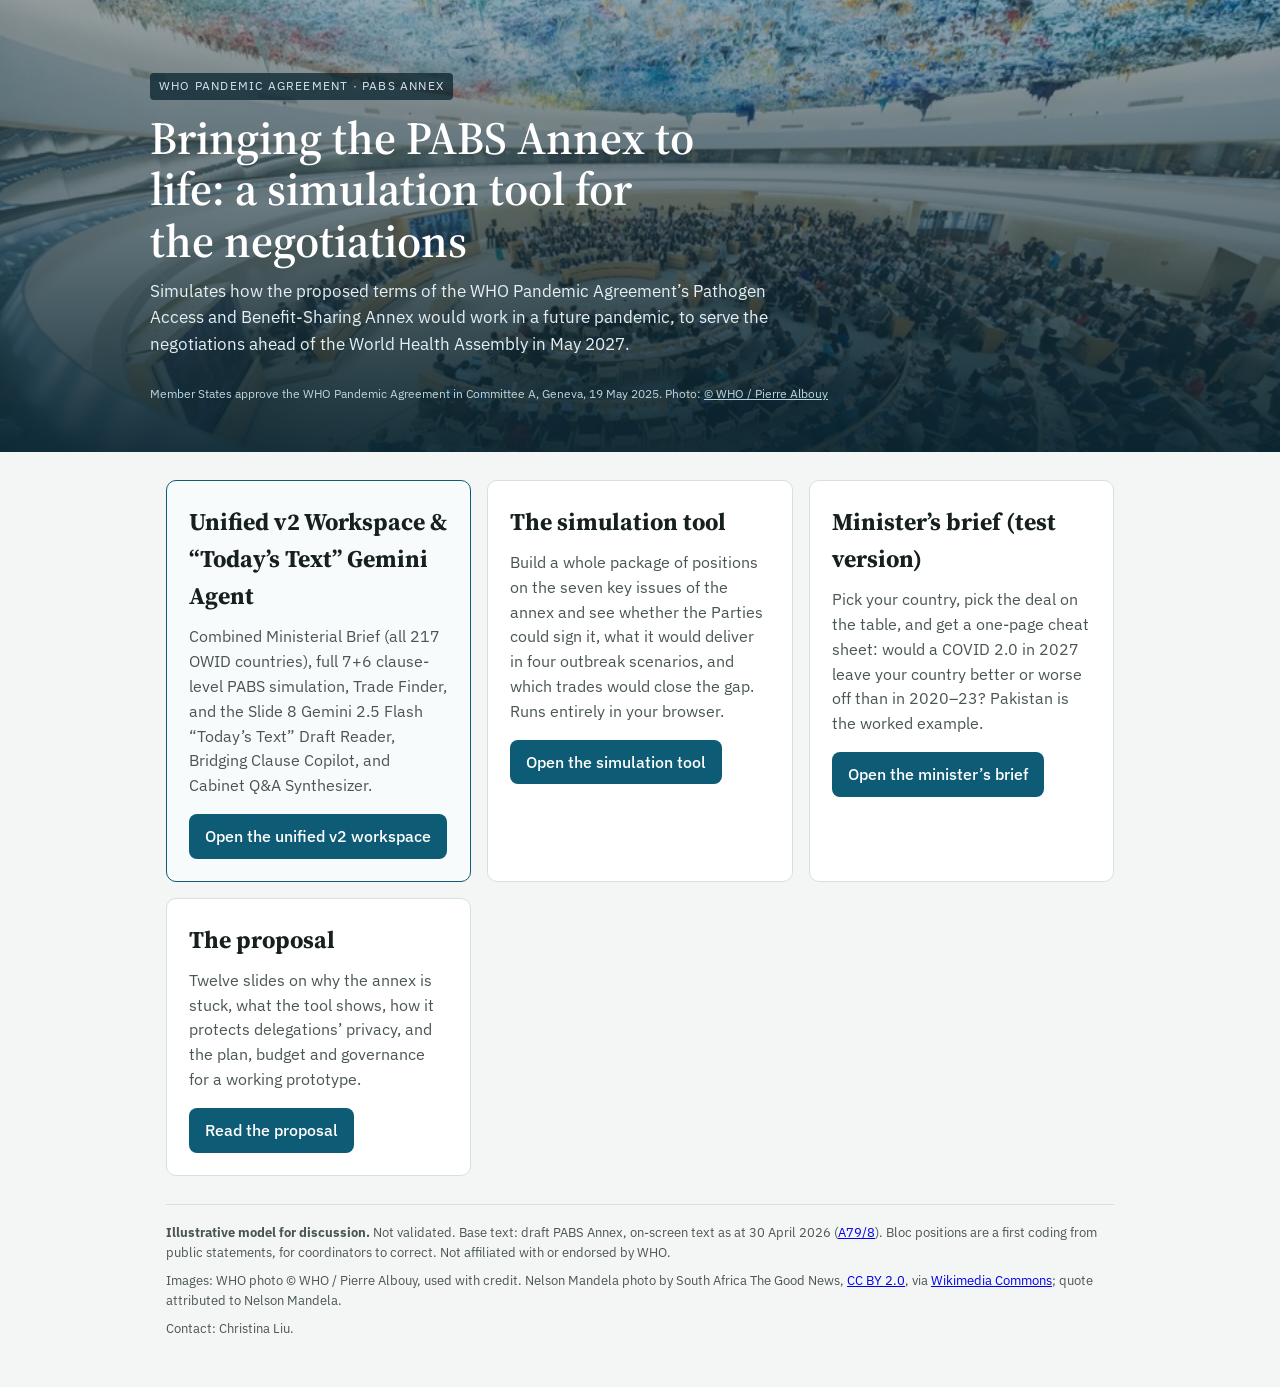
<file: index.html>
<!doctype html>
<html lang="en"><head><meta charset="utf-8"><meta name="viewport" content="width=device-width, initial-scale=1">
<title>Pandemic Treaty PABS Simulation Tool</title>
<link rel="stylesheet" href="https://fonts.googleapis.com/css2?family=IBM+Plex+Sans:wght@400;500;600&family=Source+Serif+4:wght@400;600&display=swap">
<style>
:root{color-scheme:light}*{box-sizing:border-box}
body{margin:0;background:#f4f6f5;color:#16201e;font-family:'IBM Plex Sans',Arial,sans-serif;line-height:1.55}
.hero{background:linear-gradient(180deg,rgba(9,36,47,.35),rgba(9,36,47,.93)),url(proposal/img/wha78-committee-a.jpg) center 40%/cover;color:#fff;padding:72px 16px 36px}
.in{max-width:980px;margin:0 auto}
.eye{font-size:12px;letter-spacing:.1em;text-transform:uppercase;color:#d6e8ee;background:rgba(9,36,47,.75);display:inline-block;padding:4px 9px;border-radius:4px}
h1{font-family:'Source Serif 4',Georgia,serif;font-size:clamp(30px,5vw,46px);line-height:1.12;margin:12px 0;font-weight:600;max-width:24ch}
.sub{max-width:62ch;color:#e3eff3;font-size:17px;margin:0}
.cap{font-size:12px;color:#b9d6e0;margin-top:28px}.cap a{color:inherit}
.cards{display:grid;grid-template-columns:repeat(auto-fit,minmax(280px,1fr));gap:16px;padding:28px 0}
.card{background:#fff;border:1px solid #d6dfe2;border-radius:10px;padding:22px;display:flex;flex-direction:column;gap:10px}
.card h2{font-family:'Source Serif 4',Georgia,serif;font-size:24px;margin:0}
.card p{margin:0;color:#4a5653}
.btn{align-self:flex-start;background:#0e5b75;color:#fff;text-decoration:none;padding:10px 16px;border-radius:8px;font-weight:500;margin-top:6px}
.note{font-size:13px;color:#4a5653;border-top:1px solid #d6dfe2;padding:18px 0 40px}
.note p{margin:0 0 8px}
</style></head><body>
<header class="hero"><div class="in">
<span class="eye">WHO Pandemic Agreement · PABS Annex</span>
<h1>Bringing the PABS Annex to life: a simulation tool for the negotiations</h1>
<p class="sub">Simulates how the proposed terms of the WHO Pandemic Agreement’s Pathogen Access and Benefit-Sharing Annex would work in a future pandemic, to serve the negotiations ahead of the World Health Assembly in May 2027.</p>
<p class="cap">Member States approve the WHO Pandemic Agreement in Committee A, Geneva, 19 May 2025. Photo: <a href="https://www.who.int/news/item/19-05-2025-member-states-approve-who-pandemic-agreement-in-world-health-assembly-committee--paving-way-for-its-formal-adoption">© WHO / Pierre Albouy</a></p>
</div></header>
<main class="in" style="padding:0 16px">
<div class="cards">
<section class="card" style="border-color:#0e5b75;background:#f8fbfc"><h2>Unified v2 Workspace &amp; “Today’s Text” Gemini Agent</h2><p>Combined Ministerial Brief (all 217 OWID countries), full 7+6 clause-level PABS simulation, Trade Finder, and the Slide 8 Gemini 2.5 Flash “Today’s Text” Draft Reader, Bridging Clause Copilot, and Cabinet Q&amp;A Synthesizer.</p><a class="btn" href="demo-v2/">Open the unified v2 workspace</a></section>
<section class="card"><h2>The simulation tool</h2><p>Build a whole package of positions on the seven key issues of the annex and see whether the Parties could sign it, what it would deliver in four outbreak scenarios, and which trades would close the gap. Runs entirely in your browser.</p><a class="btn" href="app/">Open the simulation tool</a></section>
<section class="card"><h2>Minister’s brief (test version)</h2><p>Pick your country, pick the deal on the table, and get a one-page cheat sheet: would a COVID 2.0 in 2027 leave your country better or worse off than in 2020–23? Pakistan is the worked example.</p><a class="btn" href="minister/">Open the minister’s brief</a></section>
<section class="card"><h2>The proposal</h2><p>Twelve slides on why the annex is stuck, what the tool shows, how it protects delegations’ privacy, and the plan, budget and governance for a working prototype.</p><a class="btn" href="proposal/">Read the proposal</a></section>
</div>
<div class="note">
<p><b>Illustrative model for discussion.</b> Not validated. Base text: draft PABS Annex, on-screen text as at 30 April 2026 (<a href="https://apps.who.int/gb/ebwha/pdf_files/WHA79/A79_8-en.pdf">A79/8</a>). Bloc positions are a first coding from public statements, for coordinators to correct. Not affiliated with or endorsed by WHO.</p>
<p>Images: WHO photo © WHO / Pierre Albouy, used with credit. Nelson Mandela photo by South Africa The Good News, <a href="https://creativecommons.org/licenses/by/2.0/">CC BY 2.0</a>, via <a href="https://commons.wikimedia.org/wiki/File:Nelson_Mandela-2008_(edit).jpg">Wikimedia Commons</a>; quote attributed to Nelson Mandela.</p>
<p>Contact: Christina Liu.</p>
</div>
</main></body></html>
</file>
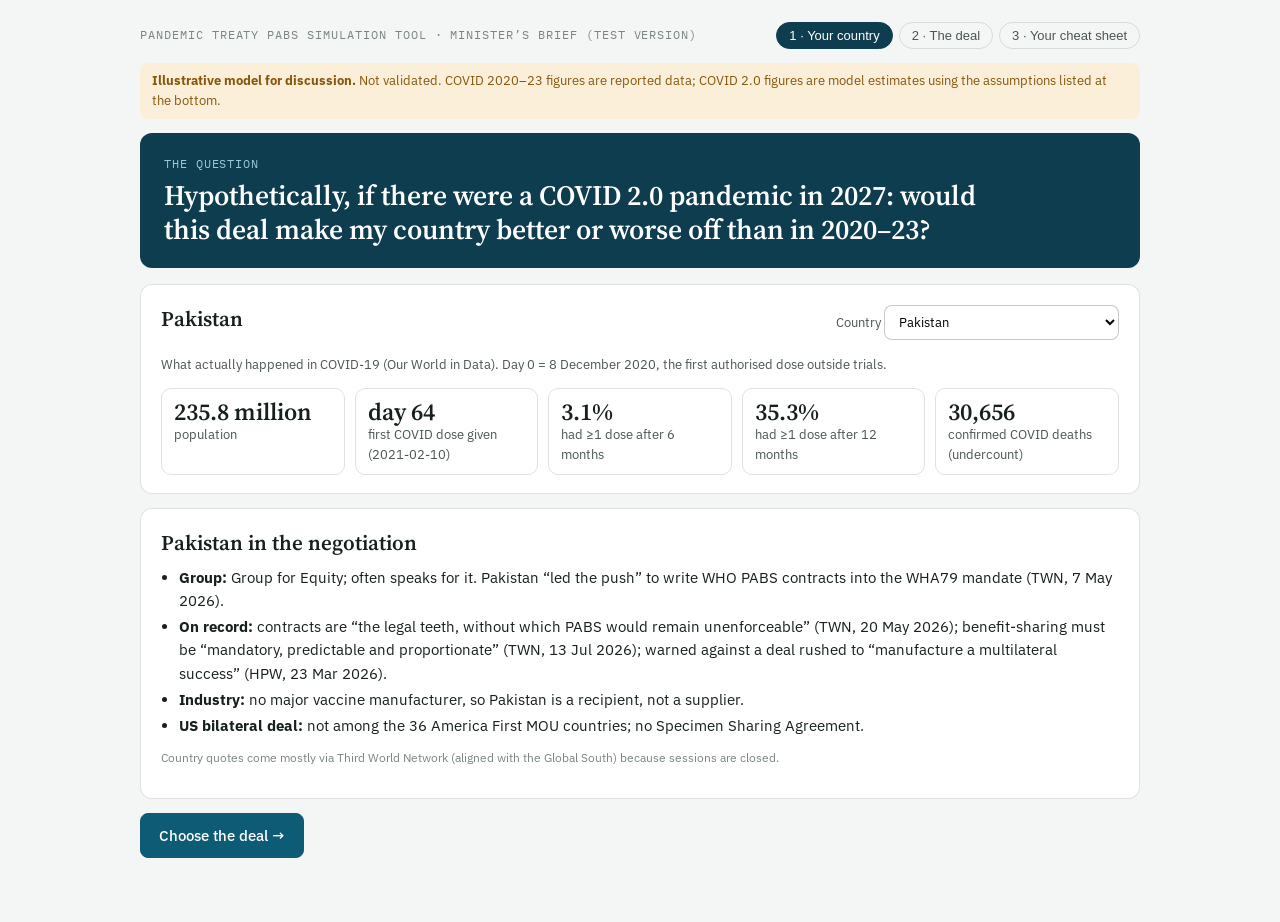
<file: minister/index.html>
<!doctype html>
<html lang="en">
<meta name="viewport" content="width=device-width, initial-scale=1, viewport-fit=cover">
<meta charset="utf-8">
<title>Minister's Brief</title>
<link rel="stylesheet" href="https://fonts.googleapis.com/css2?family=IBM+Plex+Mono:wght@400;500&family=IBM+Plex+Sans:wght@400;500;600&family=Source+Serif+4:opsz,wght@8..60,400;8..60,600&display=swap">
<style>
/* Layout: three-step briefing — country, deal, cheat sheet. One question per card, answer first. Light only (owner's choice). */
:root{
  color-scheme:light;
  --paper:#f4f6f5; --card:#ffffff; --ink:#16201e; --ink-2:#4a5653; --ink-3:#7a8582; --rule:rgba(22,32,30,.13); --rule-2:rgba(22,32,30,.24);
  --accent:#0e5b75; --accent-soft:#e2eef2; --dark:#0e3d4f;
  --green:#2e6a1b; --green-bg:#e6f2dc; --amber:#86570a; --amber-bg:#fbefd9; --red:#a1302a; --red-bg:#f9e3e1;
  --f-display:"Source Serif 4",Georgia,serif; --f-body:"IBM Plex Sans",-apple-system,"Segoe UI",Roboto,Arial,sans-serif; --f-mono:"IBM Plex Mono",ui-monospace,Menlo,monospace;
}
*{box-sizing:border-box} [hidden]{display:none!important}
html,body{margin:0;background:var(--paper);color:var(--ink);font-family:var(--f-body);font-size:15px;line-height:1.55}
.wrap{max-width:1040px;margin:0 auto;padding-inline:20px;padding-block:22px 64px}
h1,h2,h3{font-family:var(--f-display);font-weight:600;margin:0;text-wrap:balance}
.top{display:flex;flex-wrap:wrap;justify-content:space-between;align-items:center;gap:10px;margin-bottom:14px}
.brand{font-family:var(--f-mono);font-size:12px;letter-spacing:.08em;text-transform:uppercase;color:var(--ink-3)}
.steps{display:flex;gap:6px;flex-wrap:wrap}
.step{font-size:13px;padding:5px 12px;border-radius:999px;border:1px solid var(--rule);color:var(--ink-2);background:transparent;cursor:pointer}
.step.on{background:var(--dark);border-color:var(--dark);color:#fff}
.q{background:var(--dark);color:#fff;border-radius:12px;padding:22px 24px;margin-bottom:16px}
.q .k{font-family:var(--f-mono);font-size:11.5px;letter-spacing:.08em;text-transform:uppercase;color:#9cc7d6}
.q h1{font-size:28px;line-height:1.2;margin-top:6px;color:#fff}
.card{background:var(--card);border:1px solid var(--rule);border-radius:12px;padding:18px 20px;margin-bottom:14px;min-width:0}
.card h2{font-size:21px;margin-bottom:6px}
.muted{color:var(--ink-2)} .small{font-size:13px} .tiny{font-size:12px;color:var(--ink-3)}
.facts{display:grid;grid-template-columns:repeat(auto-fit,minmax(170px,1fr));gap:10px;margin-top:10px}
.fact{border:1px solid var(--rule);border-radius:10px;padding:10px 12px}
.fact .v{font-family:var(--f-display);font-size:24px;font-weight:600;line-height:1.1}
.fact .l{font-size:12.5px;color:var(--ink-2)}
select{font:inherit;border:1px solid var(--rule-2);border-radius:8px;padding:7px 10px;background:var(--card)}
.btn{font:inherit;font-weight:500;border:1px solid var(--accent);background:var(--accent);color:#fff;border-radius:8px;padding:10px 18px;cursor:pointer}
.btn.ghost{background:transparent;color:var(--accent)}
.deals{display:grid;grid-template-columns:repeat(auto-fit,minmax(280px,1fr));gap:10px}
.deal{text-align:left;font:inherit;border:1px solid var(--rule-2);border-radius:10px;padding:12px 14px;background:var(--card);cursor:pointer;display:flex;flex-direction:column;gap:4px}
.deal:hover{border-color:var(--accent)} .deal.on{border-color:var(--accent);background:var(--accent-soft)}
.deal b{font-size:15px} .deal span{font-size:13px;color:var(--ink-2)}
details summary{cursor:pointer;color:var(--accent);font-size:14px}
.iss{display:grid;grid-template-columns:minmax(0,1fr) minmax(0,1.4fr);gap:8px;align-items:center;margin:8px 0}
.iss label{font-size:13.5px}
.answer{display:grid;grid-template-columns:44px minmax(0,1fr);gap:14px;align-items:start}
.light{width:40px;height:40px;border-radius:50%;display:flex;align-items:center;justify-content:center;font-weight:600;font-size:13px}
.light.g{background:var(--green-bg);color:var(--green);border:2px solid var(--green)}
.light.a{background:var(--amber-bg);color:var(--amber);border:2px solid var(--amber)}
.light.r{background:var(--red-bg);color:var(--red);border:2px solid var(--red)}
.answer h3{font-size:19px;margin-bottom:4px}
.verdict{font-size:16px;font-weight:500;margin:2px 0 8px}
ul.pts{margin:6px 0 0;padding-left:18px} ul.pts li{margin:3px 0}
table{border-collapse:collapse;width:100%;font-size:14px;margin-top:8px}
th,td{text-align:left;padding:7px 9px;border-bottom:1px solid var(--rule)} th{font-size:12px;color:var(--ink-2);font-weight:500;text-transform:uppercase;letter-spacing:.04em}
td.n{font-variant-numeric:tabular-nums}
.better{color:var(--green);font-weight:600} .worse{color:var(--red);font-weight:600}
.grid2{display:grid;grid-template-columns:repeat(auto-fit,minmax(300px,1fr));gap:14px}
.banner{background:var(--amber-bg);color:var(--amber);border-radius:8px;padding:8px 12px;font-size:13px;margin-bottom:14px}
.foot{font-size:12.5px;color:var(--ink-3);border-top:1px solid var(--rule);padding-top:12px;margin-top:20px}
.foot a{color:var(--accent)}
:focus-visible{outline:2px solid var(--accent);outline-offset:2px}
</style>

<div class="wrap">
  <div class="top">
    <div class="brand">Pandemic Treaty PABS Simulation Tool · Minister’s brief (test version)</div>
    <div class="steps" role="tablist" aria-label="Steps">
      <button class="step on" id="st-1" data-s="1">1 · Your country</button>
      <button class="step" id="st-2" data-s="2">2 · The deal</button>
      <button class="step" id="st-3" data-s="3">3 · Your cheat sheet</button>
    </div>
  </div>
  <div class="banner"><strong>Illustrative model for discussion.</strong> Not validated. COVID 2020–23 figures are reported data; COVID 2.0 figures are model estimates using the assumptions listed at the bottom.</div>

  <!-- STEP 1 -->
  <section id="s1">
    <div class="q"><div class="k">The question</div><h1>Hypothetically, if there were a COVID 2.0 pandemic in 2027: would this deal make my country better or worse off than in 2020–23?</h1></div>
    <div class="card">
      <div style="display:flex;flex-wrap:wrap;gap:10px;align-items:center;justify-content:space-between">
        <h2 id="c-name">Pakistan</h2>
        <label class="small muted">Country <select id="country" aria-label="Choose country"></select></label>
      </div>
      <p class="muted small" id="c-note"></p>
      <div class="facts" id="c-facts"></div>
    </div>
    <div class="card" id="c-context"></div>
    <button class="btn" id="go2">Choose the deal →</button>
  </section>

  <!-- STEP 2 -->
  <section id="s2" hidden>
    <div class="card">
      <h2>Which deal is on the table?</h2>
      <p class="muted small">Pick a package. Each sets a position on all seven contested issues of the annex. You can adjust the issues below if you want.</p>
      <div class="deals" id="deals"></div>
      <details style="margin-top:14px"><summary>Adjust the seven issues (optional)</summary><div id="issues" style="margin-top:8px"></div></details>
    </div>
    <div style="display:flex;gap:10px;flex-wrap:wrap"><button class="btn ghost" id="back1">← Country</button><button class="btn" id="go3">See my cheat sheet →</button></div>
  </section>

  <!-- STEP 3 -->
  <section id="s3" hidden>
    <div class="q"><div class="k" id="cs-k"></div><h1 id="cs-h"></h1></div>
    <div class="grid2">
      <div class="card" id="a-me"></div>
      <div class="card" id="a-country"></div>
    </div>
    <div class="card" id="a-covid"></div>
    <div class="card" id="a-pass"></div>
    <div style="display:flex;gap:10px;flex-wrap:wrap"><button class="btn ghost" id="back2">← Change the deal</button></div>
    <div class="foot" id="assump"></div>
  </section>
</div>

<script>
const D={"BLOCS":[{"k":"EQ","n":"Group for Equity","party":true,"d":"About 33 states, with Pakistan speaking for EMRO in close alignment. No delinking of access from benefits \"under any configuration\"; no anonymous access; mandatory, revenue-linked contributions; standard contracts annexed now."},{"k":"AF","n":"Africa Group +","party":true,"d":"Algeria for Africa Plus. Federated databases with binding commitments at the point of use; mandatory non-exclusive licensing; national ABS laws must not be overridden (Namibia)."},{"k":"EU","n":"EU","party":true,"d":"Hybrid traffic-light model; calls point-of-access quid pro quo \"transactional\"; contributions only \"on mutually agreed terms\"; accepts structured PHEIC benefits for in-scope pathogens; wants PABS recognised as a Nagoya specialised instrument."},{"k":"G6","n":"CH · NO · JP · UK · CA","party":true,"d":"No percentage in the text for PHEICs (UK, Switzerland, Japan); Switzerland and Norway reported red line on a set-aside before a pandemic is declared (unnamed sources); resist contracts as a condition of access."},{"k":"IF","n":"Pharma (IFPMA)","party":false,"d":"Not a Party; decides whether to sign contracts. Opposes linking access to financial obligations, mandatory monetary contributions and IP limits; defends open databases; protects the pandemic set-aside balance."},{"k":"CS","n":"Civil society","party":false,"d":"Coded on the equity pole (MSF, South Centre, TWN). KEI dissents on linkage and proposes a registration-and-sale trigger instead."}],"LEVERS":{"contracts":{"ref":"II.A.6(c)","opts":{"tc":{"lab":"Binding terms; contract only for those who opt in","q":"… entities utilizing PABS Materials and Sequence Information for commercial purposes that have entered into legally binding WHO PABS Contracts","fx":{},"b":[-2,-2,1,1,1,-1]},"prov":{"lab":"Provider chooses whether a contract comes first","q":"Hybrid deck, 15 July 2026: “Providers can require a contract or commitment to sign contracts before access.” Not in the 30 April text.","fx":{"E":0.12,"comp":0.01},"b":[0,-1,2,1,1,0]},"pre":{"lab":"Contract signed before commercial access","q":"… sign WHO PABS Contracts [prior to access] setting out[, inter alia,] their obligations [for benefit-sharing]","fx":{"E":0.25,"comp":0.02},"b":[2,2,-2,-2,-1,2]}}},"hook":{"ref":"Outside the text","opts":{"none":{"lab":"No further hook","q":"No hook beyond the WHO PABS Contract.","fx":{},"b":[0,0,0,0,0,0]},"eul":{"lab":"Enforced at WHO EUL / prequalification","q":"Obligation attaches when a manufacturer submits for Emergency Use Listing or prequalification.","fx":{"E":0.3,"comp":0.01},"b":[1,1,0,0,-1,1]},"reg":{"lab":"Triggered by registration and sale","q":"KEI proposal, IGWG-7: a WHO contract as a condition of product registration and sale, whether or not PABS materials were used.","fx":{"E":0.4,"comp":0.02},"b":[1,1,-2,-2,-2,1]}}},"db":{"ref":"II.B.3(c) / 3alt","opts":{"inform":{"lab":"Databases inform users","q":"[inform users] … about the WHO Pandemic Agreement and the PABS System","fx":{},"b":[-2,-2,1,1,2,-2],"rl":["EQ","AF"]},"terms":{"lab":"Users accept binding terms; access immediate","q":"[require users, as a condition of access, to agree to legally binding terms]","fx":{"E":0.1,"comp":0.01,"delay":0.5},"b":[1,1,0,0,-1,0]},"daa":{"lab":"Registered, verified users with a data access agreement","q":"(c) ALT Provide access … without discrimination, to registered and verified users that have accepted the data access agreement","fx":{"E":0.2,"comp":0.02,"delay":1},"b":[2,2,-1,-1,-2,1]},"alt3":{"lab":"Binding WHO agreement; suspension; liability","q":"[3alt. … binding agreement with WHO … immediately suspend access for violators … potential liability for damages to provider countries]","fx":{"E":0.25,"comp":0.04,"delay":2},"b":[2,2,-2,-2,-2,2]}}},"arch":{"ref":"Outside the text","opts":{"open":{"lab":"Existing databases","q":"WHO-recognised databases under II.B.2ter, no new architecture.","fx":{},"b":[-1,-2,1,1,2,-1]},"hybrid":{"lab":"Hybrid traffic light","q":"Provider picks green, orange or red access; national routes stay open (15 July 2026 deck).","fx":{"E":0.05,"comp":0.01},"b":[0,-1,2,1,1,0]},"fed":{"lab":"Federated, no download","q":"Queries run where the data sits; only results leave (Africa Plus paper, 15 July 2026).","fx":{"E":0.1,"comp":0.03,"delay":0.5},"b":[1,2,-2,-1,-2,1]}}},"trace":{"ref":"II.B.1(a)(iii)","opts":{"upi":{"lab":"Identifier on each sample","q":"(iiialt) ensure that a unique persistent identifier is assigned and attached to each PABS Material and Sequence Information","fx":{"E":0.05},"b":[0,0,1,1,1,0]},"full":{"lab":"Track all downstream uses; auto-trigger","q":"… enables provider countries to track all downstream uses … automatically triggers benefit-sharing obligations when commercial value is generated","fx":{"E":0.15,"comp":0.04},"b":[2,2,-2,-1,-2,1]}}},"tier":{"ref":"II.A.5alt / II.A.6 · WHA79 decision","opts":{"mfr":{"lab":"Willing manufacturers only; model clauses to the COP","q":"II.A.6(c): entities … that have entered into legally binding WHO PABS Contracts. Contract terms left to the Conference of the Parties.","fx":{},"b":[-2,-2,1,1,1,-1]},"tiered":{"lab":"Standard contracts annexed now for commercial users; lighter terms for non-commercial","q":"[ALT to replace both (c) and (d) above: Entities concluding contracts or entering into cooperation agreements with WHO, pursuant to section C. 1, C. 2 and/or C. 3.]","fx":{"E":0.1,"comp":0.01},"b":[1,1,0,0,-1,1]},"all":{"lab":"All participants under standardized binding contracts","q":"[5alt. All participants of the PABS System shall as a condition of participation, be subject to respective standardized legally binding contractual instruments.]","fx":{"E":0.15,"comp":0.02},"b":[2,2,-2,-2,-2,2]}}},"contrib":{"ref":"II.C.1(a)(i)","opts":{"cost":{"lab":"Operating costs only","q":"annual monetary contributions … [related to the operational costs associated with the functioning of the PABS system]","fx":{"pct":0,"fix":0.002,"fund":0.03},"b":[-2,-2,1,1,-1,-2]},"sub":{"lab":"Flat subscription by size + revenue % above a sales threshold","q":"Bridge, not in the text: combines (i) operational-cost contributions with the (i)alt revenue percentage, applied only above a COP-set sales threshold for PABS-derived products.","fx":{"pct":0.0005,"fix":0.003,"fund":0.05},"b":[1,1,0,0,-1,0]},"p01":{"lab":"At least 0.1% of net sales","q":"[(i)alt … calculated as a percentage of annual net sales revenue … not less than [0.1%] of such revenue]","fx":{"pct":0.001},"b":[1,1,-1,-1,-2,0],"rl":["IF"]},"mile":{"lab":"Milestone payments","q":"[(i)bis … milestone payments … upon: (i) filing patent applications … (ii) initiating Phase III … (iii) regulatory approval … (iv) sales thresholds]","fx":{"fix":0.01,"fund":0.1},"b":[1,1,-1,-1,-2,1],"rl":["IF"]},"roy":{"lab":"Royalties on net sales (modelled at 2%)","q":"[(i)ter. Manufacturers shall pay royalties of [X]% of net sales from PABS-derived products]","fx":{"pct":0.02},"b":[2,2,-2,-2,-2,2],"rl":["IF"]}}},"pheic":{"ref":"II.C.1(b)","opts":{"opt":{"lab":"Supply on request, no floor","q":"(i) agreeing to provide, where available, promptly and on a priority basis to WHO on its request, such products [as a donation or] at affordable prices","fx":{"d":0,"a":0.03},"b":[-2,-2,2,2,2,-2]},"floor":{"lab":"A minimum floor per contract, no fixed %; in-scope pathogens only","q":"Bridge from the July informals: “a minimum floor … little support for a single fixed quantity or percentage.” Limited to PHEICs caused by pathogens in PABS scope (EU position).","fx":{"d":0.04,"a":0.04},"b":[0,0,1,0,0,-1]},"alt3":{"lab":"At least 10% as a donation","q":"[(b alt. 3) … make available to WHO as a donation … no less than 10 per cent of its real time production …]","fx":{"d":0.1,"a":0},"b":[1,1,-1,-2,-1,0],"rl":["G6"]},"r8":{"lab":"Reserve 20%: 8% free, 12% not-for-profit","q":"[(ii) … Reserve for WHO at least 20% of real-time production … at least 8% … free of charge and the remaining 12% at not-for-profit prices]","fx":{"d":0.08,"a":0.12},"b":[2,2,-2,-2,-2,1],"rl":["G6"]},"r10":{"lab":"Reserve 20%: 10% free, 10% not-for-profit","q":"[(ii) … at least [10%] of real-time production free of charge and the remaining [10%] at not-for-profit prices]","fx":{"d":0.1,"a":0.1},"b":[2,2,-2,-2,-2,2],"rl":["G6"]}}},"menu":{"ref":"II.C.1(a)(ii)","opts":{"two":{"lab":"At least two from the menu","q":"commit to at least [x] / [two] / [three] of the following options","fx":{"menu":0.005},"b":[-1,-1,1,1,1,-1]},"three":{"lab":"At least three","q":"… at least [three] of the following options","fx":{"menu":0.01},"b":[0,0,0,0,0,0]},"all":{"lab":"All, mandatory","q":"[commit to all of the following mandatory obligations, adapted to their nature and capacity] (C.2(b))","fx":{"menu":0.02},"b":[2,2,-2,-2,-2,2]}}},"licence":{"ref":"II.C.1(b) alt. 1(ii)","opts":{"none":{"lab":"Voluntary licensing only","q":"(4) … the granting of non-exclusive licenses … [under mutually agreed terms] — one option on the menu.","fx":{},"b":[-1,-1,1,1,1,-1]},"standby":{"lab":"Standby licences, triggered if WHO need is unmet","q":"Bridge using alt. 1’s own trigger: “Sub-licensing shall be triggered where the Participating Manufacturer is unable to meet all the needs of WHO and affected countries in a timely manner.” Run through the Medicines Patent Pool.","fx":{"lic":0.02},"b":[1,1,0,0,-1,1]},"rf":{"lab":"Royalty-free, sublicensable licences to WHO at signature","q":"[Grant to WHO, upon signing the WHO PABS Contract, non-exclusive, royalty-free, worldwide licenses that can be sublicensed …]","fx":{"lic":0.05},"b":[2,2,-2,-2,-2,2],"rl":["EU","IF"]}}},"abs":{"ref":"I.A.1bis / II.A.7","opts":{"spec":{"lab":"PABS displaces national ABS for compliant signers","q":"7. … Participating Manufacturers and other entities that comply with WHO PABS Contracts shall not be subject to additional benefit-sharing measures with respect to matters covered by such contracts.","fx":{},"b":[-1,-2,2,2,2,-1],"rl":["AF"]},"cond":{"lab":"Displacement, with fallback after a COP finding of non-delivery","q":"Bridge, not in the text: paragraph 7 applies, and the 1bis fallback switches on only after a Conference of the Parties finding that benefits were not delivered.","fx":{"comp":0.01},"b":[1,1,1,0,-1,0]},"fb":{"lab":"National ABS fallback if PABS fails to deliver","q":"[1bis. In the event that the PABS System does not deliver equitable benefit-sharing … Parties retain their full sovereign rights to apply national access and benefit-sharing Laws]","fx":{"comp":0.02,"E":0.05},"b":[2,2,-2,-1,-2,1],"rl":["IF"]}}},"scope":{"ref":"I.B(a) and note","title":"Is influenza in scope?","opts":{"in":{"lab":"Influenza covered by PABS","q":"“Pathogen with pandemic potential” means any pathogen that has the potential for sustained transmission in humans …","fx":{"flu":true},"b":[0,0,0,0,-1,1]},"out":{"lab":"Exclude influenza; PIP Framework applies","q":"[NOTE: … exclusion of influenza viruses for the purpose of the PABS Annex]","fx":{"flu":false},"b":[0,0,0,0,1,-1]}}},"share":{"ref":"II.B.1(a)","title":"How fast must a Party share?","opts":{"asap":{"lab":"As soon as possible, after national risk assessment","q":"[shall] / [may] … as [soon as] [available]/[possible] … [after] initial national risk assessment","fx":{"delay":10},"b":[1,1,-2,-1,-2,0]},"xdays":{"lab":"Within a fixed number of days (modelled as 7)","q":"… within [X] days of identification of such pathogen","fx":{"delay":5},"b":[0,0,0,0,0,0]},"h24":{"lab":"Within 24 hours (reported developed-country proposal, IGWG-8)","q":"Not in the 30 April text; EU Oct 2025 input proposed “[48] hours”.","fx":{"delay":0},"b":[-1,-1,2,1,2,0]}}},"ip":{"ref":"II.A.5(d)","title":"How wide is the IP waiver?","opts":{"narrow":{"lab":"No IP over materials “in the form received”","q":"not claim any intellectual property rights over PABS Materials and Sequence Information … in the form received from the PABS System","fx":{},"b":[-1,-1,1,1,1,-1]},"broad":{"lab":"No IP or other rights that limit access or use","q":"[not claim any intellectual property or other rights that limit the facilitated access to or use of PABS Materials and Sequence Information …]","fx":{"comp":0.04},"b":[1,1,-1,-1,-2,2]}}},"pandemic":{"ref":"II.C.1(c) = Art. 12.6(a)","title":"Pandemic emergency: the affordable remainder","opts":{"floor":{"lab":"10% donated; flexibility used in full","q":"… a minimum threshold of ten per cent (10%) of its real-time production is made available to WHO as a donation","fx":{"a":0},"b":[-2,-2,1,1,2,-2]},"mid":{"lab":"10% donated + 5% at affordable prices","q":"… the remaining percentage, with flexibility based on the nature and capacity of each Participating Manufacturer, is reserved at affordable prices","fx":{"a":0.05},"b":[0,0,0,0,0,0]},"full":{"lab":"The full target: 10% donated + 10% affordable","q":"… rapid access targeting twenty per cent (20%) of its real-time production …","fx":{"a":0.1},"b":[1,1,-1,-1,-1,1]}}},"export":{"ref":"II.C.1(b)bis","title":"Shield WHO quantities from export bans?","opts":{"yes":{"lab":"Yes, committed quantities exempt","q":"[Parties shall ensure that pandemic-related health products committed under WHO PABS Contracts … are not subject to export prohibitions …]","fx":{"deliv":1},"b":[2,2,-1,-1,1,1]},"no":{"lab":"No, paragraph deleted","q":"National export controls apply to WHO quantities.","fx":{"deliv":0.8},"b":[-1,-1,1,1,0,-1]}}},"gov":{"ref":"III.A · IGWG-8","title":"Who appoints the PABS Advisory Group?","opts":{"dg":{"lab":"The Director-General, Parties nominate","q":"Reported developed-country position at IGWG-8; the group reports first to the DG.","fx":{},"b":[-1,-1,1,1,1,0]},"cop":{"lab":"Parties nominate, the COP elects","q":"EU input of 17 October 2025, ¶34; close to the developing-country position that the COP appoints.","fx":{},"b":[1,1,0,-1,0,0]},"reg":{"lab":"Regions nominate, the COP appoints","q":"Africa Group proposal at IGWG-8; Western Pacific and Americas regions called it not acceptable.","fx":{},"b":[1,2,-1,-1,-1,0]}}}},"SECONDARY":["scope","share","ip","pandemic","export","gov"],"ISSUES":[{"id":"link","n":1,"title":"Access–benefit link","ref":"I.A.1 “equal footing” · II.A.6(c)","pos":[{"k":"a","lab":"No link at access; contract optional","d":"Benefits arise only if a manufacturer chooses to sign.","set":{"contracts":"tc","hook":"none"},"rl":["EQ","AF"],"who":"IFPMA"},{"k":"b","lab":"Provider chooses (hybrid traffic light)","d":"Green: no conditions. Orange: commit to sign. Red: contract first.","set":{"contracts":"prov","hook":"none"},"rl":["EQ","AF"],"who":"EU"},{"k":"c","lab":"Contract before commercial use, enforced at EUL","d":"Open sharing; no product reaches WHO-listed markets without a signed contract.","set":{"contracts":"tc","hook":"eul"},"who":"Bridge"},{"k":"d","lab":"Obligation at registration and sale","d":"Any product registered and sold triggers the WHO contract (KEI).","set":{"contracts":"tc","hook":"reg"},"who":"KEI"},{"k":"e","lab":"Contract before any commercial access","d":"Point-of-access linkage: no commercial access without a signed contract.","set":{"contracts":"pre","hook":"none"},"who":"Equity, Africa"},{"k":"f","lab":"Contract before access, enforced at EUL","d":"Point-of-access linkage plus a market chokepoint.","set":{"contracts":"pre","hook":"eul"},"who":"—"}]},{"id":"access","n":2,"title":"Open vs registered access to sequences","ref":"II.B.3 · II.B.1(a)(iii)","pos":[{"k":"a","lab":"Open, anonymous databases","d":"Status quo; users need not identify themselves.","set":{"db":"inform","arch":"open","trace":"upi"},"who":"IFPMA"},{"k":"b","lab":"Hybrid: open and gated both allowed","d":"Registration optional, at the Party’s choice.","set":{"db":"terms","arch":"hybrid","trace":"upi"},"who":"EU"},{"k":"c","lab":"Registration without gating","d":"Users identify and accept terms; access is free and immediate.","set":{"db":"terms","arch":"open","trace":"upi"},"who":"Bridge"},{"k":"d","lab":"Registered users with a data access agreement","d":"Verified users only, bound before access.","set":{"db":"daa","arch":"open","trace":"upi"},"who":"Equity, Pakistan"},{"k":"e","lab":"Federated, no download, full traceability","d":"Sovereign nodes; queries run in place; downstream use tracked.","set":{"db":"daa","arch":"fed","trace":"full"},"who":"Africa Plus"},{"k":"f","lab":"Binding WHO agreements, suspension and liability","d":"Databases contract with WHO; violators suspended.","set":{"db":"alt3","arch":"fed","trace":"full"},"who":"—"}]},{"id":"tier","n":3,"title":"Who signs binding contracts","ref":"II.A.5alt · II.A.6 · WHA79 decision","pos":[{"k":"a","lab":"Willing manufacturers only","d":"Model clauses agreed later by the COP.","set":{"tier":"mfr"},"who":"EU, JP, CH"},{"k":"b","lab":"Tiered standard contracts, annexed now","d":"Manufacturers and commercial users sign; non-commercial users accept lighter terms.","set":{"tier":"tiered"},"who":"Bridge"},{"k":"c","lab":"All users under standard binding contracts","d":"SMTA1, SMTA2 and data access agreement as annexes.","set":{"tier":"all"},"who":"Equity, Africa"}]},{"id":"money","n":4,"title":"Monetary contributions","ref":"II.C.1(a)(i)","pos":[{"k":"a","lab":"Operating costs only","d":"Cost recovery; no revenue link.","set":{"contrib":"cost"},"who":"EU, G6"},{"k":"b","lab":"Subscription + revenue % above a threshold","d":"Flat fee by size; a small revenue share only above a sales threshold.","set":{"contrib":"sub"},"who":"Bridge"},{"k":"c","lab":"At least 0.1% of net sales","d":"Revenue-linked from the first sale.","set":{"contrib":"p01"},"who":"Equity"},{"k":"d","lab":"Milestone payments","d":"Paid at patent filing, Phase III, approval and sales thresholds.","set":{"contrib":"mile"},"who":"—"},{"k":"e","lab":"Royalties on net sales","d":"Modelled at 2%.","set":{"contrib":"roy"},"who":"—"}]},{"id":"pheic","n":5,"title":"Set-aside in a PHEIC, before any pandemic","ref":"II.C.1(b)","pos":[{"k":"a","lab":"Supply on request, no floor","d":"Donation or affordable prices where available.","set":{"pheic":"opt"},"who":"IFPMA, G6"},{"k":"b","lab":"Minimum floor per contract, in-scope pathogens","d":"No fixed percentage in the annex.","set":{"pheic":"floor"},"who":"Bridge"},{"k":"c","lab":"At least 10% donated","d":"Alt. 3.","set":{"pheic":"alt3"},"who":"—"},{"k":"d","lab":"Reserve 20%: 8% free","d":"12% at not-for-profit prices.","set":{"pheic":"r8"},"who":"—"},{"k":"e","lab":"Reserve 20%: 10% free","d":"10% at not-for-profit prices.","set":{"pheic":"r10"},"who":"Equity"}]},{"id":"lic","n":6,"title":"Licensing and technology transfer","ref":"II.C.1(a)(ii) · (b) alt. 1","pos":[{"k":"a","lab":"Menu of two, licensing voluntary","d":"“As mutually agreed.”","set":{"menu":"two","licence":"none"},"who":"EU, IFPMA"},{"k":"b","lab":"Menu of three","d":"Licensing still voluntary.","set":{"menu":"three","licence":"none"},"who":"—"},{"k":"c","lab":"Standby licences if WHO need is unmet","d":"Agreed at signature; triggered only on shortfall; run through the Medicines Patent Pool.","set":{"menu":"two","licence":"standby"},"who":"Bridge"},{"k":"d","lab":"Whole menu mandatory","d":"All non-monetary benefits required.","set":{"menu":"all","licence":"none"},"who":"—"},{"k":"e","lab":"Royalty-free licences to WHO at signature","d":"Plus the whole menu.","set":{"menu":"all","licence":"rf"},"who":"Equity, Africa"}]},{"id":"abs","n":7,"title":"National ABS laws vs Nagoya specialised instrument","ref":"I.A.1bis · II.A.7","pos":[{"k":"a","lab":"PABS displaces national ABS for signers","d":"Recognised under Nagoya Art. 4.4.","set":{"abs":"spec"},"who":"EU, IFPMA"},{"k":"b","lab":"Displacement with a performance fallback","d":"National laws return only after a COP finding of non-delivery.","set":{"abs":"cond"},"who":"Bridge"},{"k":"c","lab":"National ABS fallback if PABS fails","d":"1bis as drafted.","set":{"abs":"fb"},"who":"Africa, Namibia"}]}],"W0":{"EQ":[3,3,2,2,2,2,1],"AF":[3,3,2,2,2,2,3],"EU":[3,3,2,2,2,1,2],"G6":[2,2,2,2,3,1,2],"IF":[3,2,2,3,2,3,2],"CS":[3,2,2,2,2,3,1]},"SECW":0.5,"SECDEF":{"scope":"in","share":"xdays","ip":"narrow","pandemic":"full","export":"yes","gov":"dg"},"PRESETS":[{"k":"min","n":"EU / pharma minimal","p":{"i":{"link":"a","access":"a","tier":"a","money":"a","pheic":"a","lic":"a","abs":"a"},"s":{"scope":"out","share":"h24","ip":"narrow","pandemic":"floor","export":"no","gov":"dg"}}},{"k":"max","n":"Equity maximal","p":{"i":{"link":"e","access":"f","tier":"c","money":"e","pheic":"e","lic":"e","abs":"c"},"s":{"scope":"in","share":"asap","ip":"broad","pandemic":"full","export":"yes","gov":"reg"}}},{"k":"unb","n":"Unbracketed text, 30 Apr","p":{"i":{"link":"a","access":"c","tier":"a","money":"a","pheic":"a","lic":"a","abs":"a"},"s":{"scope":"in","share":"asap","ip":"narrow","pandemic":"mid","export":"no","gov":"dg"}}},{"k":"hyb","n":"EU hybrid model","p":{"i":{"link":"b","access":"b","tier":"b","money":"c","pheic":"b","lic":"a","abs":"a"},"s":{"scope":"in","share":"xdays","ip":"narrow","pandemic":"full","export":"yes","gov":"cop"}}},{"k":"fed","n":"Africa Plus federated","p":{"i":{"link":"e","access":"e","tier":"c","money":"c","pheic":"e","lic":"c","abs":"c"},"s":{"scope":"in","share":"asap","ip":"narrow","pandemic":"full","export":"yes","gov":"reg"}}},{"k":"bridge","n":"Term sheet bridge","p":{"i":{"link":"c","access":"c","tier":"b","money":"b","pheic":"b","lic":"c","abs":"b"},"s":{"scope":"in","share":"xdays","ip":"narrow","pandemic":"full","export":"yes","gov":"cop"}}}],"SCEN":[{"k":"ebola","n":"Ebola-type","type":"pheic","flu":false,"P":1,"R":0.15,"yrs":1,"lic":2,"d":"A PHEIC with almost no market (Bundibugyo has no licensed vaccine). Set-asides deliver little; licences and regional production carry the value.","src":"Illustrative: 1M doses of a candidate vaccine, revenue US$0.15B. Placeholder."},{"k":"h1n1","n":"H1N1-type","type":"pandemic","flu":true,"P":500,"R":4,"yrs":1,"lic":50,"d":"A mild influenza pandemic. Whether influenza sits in PABS or under the PIP Framework decides which system delivers.","src":"Placeholder: 0.5B doses, US$4B. To be sourced from WHO H1N1 2009 reports and filings."},{"k":"covid","n":"COVID-type","type":"pandemic","flu":false,"P":13000,"R":110,"yrs":2,"lic":650,"d":"A severe pandemic with a very large market: about 13B doses over two years; revenue of the two leading mRNA makers about US$110B.","src":"Doses ≈13B administered by end-2022 (Our World in Data). Revenue: Pfizer Comirnaty 2021 $36.8B + 2022 $37.8B; Moderna 2021 $17.7B + 2022 $18.4B (10-K filings). To re-verify."},{"k":"x","n":"Novel-X","type":"pandemic","flu":false,"P":6000,"R":40,"yrs":2,"lic":300,"d":"A novel pathogen that becomes a pandemic emergency. Mid-sized market.","src":"Illustrative: 6B doses, US$40B over two years."}],"A":{"tol":0.22,"m":0.5,"bench":1,"thr":50},"MONTHS":["2020-12-08","2021-01-07","2021-02-07","2021-03-09","2021-04-09","2021-05-09","2021-06-09","2021-07-09","2021-08-09","2021-09-08","2021-10-08","2021-11-08","2021-12-08","2022-01-08","2022-02-07","2022-03-10","2022-04-09","2022-05-09","2022-06-09","2022-07-09","2022-08-09","2022-09-08","2022-10-09","2022-11-08","2022-12-09"],"WORLD_CUM":[7.0,20327317.0,142146515.0,339546792.0,791575475.0,1334545072.0,2289036052.0,3421950447.0,4533477626.0,5631093206.0,6505195440.0,7339045748.0,8339355317.0,9414693195.0,10265160542.0,10962565598.0,11398408624.0,11677091282.0,11922456489.0,12148486168.0,12426637227.0,12633137668.0,12812803209.0,12935855984.0,13067587654.0],"COUNTRY":{"AFG":{"name":"Afghanistan","pop":41128772.0,"deaths":7998.0,"deaths_pm":197.098,"first":"2021-02-28","first_day":82,"cov":[0.0,0.0,0.0,0.02,0.29,0.58,1.17,1.79,1.81,1.88,2.01,2.01,8.58,10.07,11.27,12.04,12.61,12.94,13.27,13.89,22.04,26.13,26.65,27.22,27.53]},"ALB":{"name":"Albania","pop":2842318.0,"deaths":3605.0,"deaths_pm":1274.926,"first":"2021-01-12","first_day":35,"cov":[0.0,0.0,0.02,0.21,0.21,0.21,17.45,20.58,24.86,30.94,33.8,36.32,38.43,41.35,44.2,44.84,45.18,45.71,46.54,46.67,46.84,46.99,47.06,47.13,47.19]},"DZA":{"name":"Algeria","pop":44903228.0,"deaths":6881.0,"deaths_pm":151.306,"first":"2021-01-30","first_day":53,"cov":[0.0,0.0,0.0,0.17,0.17,0.17,0.17,0.17,0.17,11.14,13.4,14.29,15.31,15.72,16.14,16.62,16.62,17.46,17.46,17.46,17.46,17.46,17.46,17.46,17.46]},"AND":{"name":"Andorra","pop":79843.0,"deaths":159.0,"deaths_pm":1994.431,"first":"2021-01-25","first_day":48,"cov":[0.0,0.0,1.3,3.05,12.25,30.29,38.24,52.25,63.56,66.27,68.11,68.88,70.26,71.5,72.38,72.4,72.44,72.48,72.49,72.5,72.5,72.51,72.51,72.51,72.52]},"AGO":{"name":"Angola","pop":35588996.0,"deaths":1937.0,"deaths_pm":54.357,"first":"2021-03-08","first_day":90,"cov":[0.0,0.0,0.0,0.02,0.51,1.28,2.08,2.67,2.73,3.28,8.05,14.81,18.93,22.97,28.1,30.61,33.16,33.89,35.69,37.3,39.08,39.96,39.96,39.96,41.83]},"AIA":{"name":"Anguilla","pop":15877.0,"deaths":12.0,"deaths_pm":844.951,"first":"2021-02-13","first_day":67,"cov":[0.0,0.0,0.0,29.6,33.68,38.51,56.96,58.71,59.78,59.79,60.14,60.14,63.48,63.48,64.31,65.75,66.9,67.24,67.68,68.26,68.26,68.31,68.35,68.35,68.35]},"ATG":{"name":"Antigua and Barbuda","pop":93772.0,"deaths":146.0,"deaths_pm":1572.412,"first":"2021-03-15","first_day":97,"cov":[0.0,0.0,0.0,0.0,28.83,33.15,36.94,39.36,41.17,45.79,57.54,62.38,65.5,66.5,67.44,67.93,68.16,68.16,68.25,68.35,68.35,68.35,68.56,68.56,68.56]},"ARG":{"name":"Argentina","pop":45510324.0,"deaths":130663.0,"deaths_pm":2877.538,"first":"2020-12-29","first_day":21,"cov":[0.0,0.21,0.73,3.61,10.78,17.71,27.96,44.04,59.14,63.85,67.26,79.29,83.14,86.39,88.85,89.93,90.24,90.39,90.52,90.6,90.68,90.81,90.88,90.94,90.99]},"ARM":{"name":"Armenia","pop":2780472.0,"deaths":8777.0,"deaths_pm":3046.635,"first":"2021-03-31","first_day":113,"cov":[0.0,0.0,0.0,0.0,0.02,0.39,1.67,2.1,4.77,7.02,9.52,22.08,30.06,33.98,37.91,39.59,40.23,40.23,40.23,40.23,40.23,40.23,40.23,40.23,40.23]},"ABW":{"name":"Aruba","pop":106459.0,"deaths":292.0,"deaths_pm":2708.921,"first":"2021-03-29","first_day":111,"cov":[0.0,0.0,0.0,0.0,14.65,52.36,60.84,64.84,68.69,74.53,76.8,77.94,78.79,79.85,81.6,82.3,82.71,83.14,83.58,83.83,84.13,84.28,84.41,84.54,84.64]},"AUS":{"name":"Australia","pop":26177410.0,"deaths":25236.0,"deaths_pm":963.17,"first":"2021-02-21","first_day":75,"cov":[0.0,0.0,0.0,0.41,3.8,9.05,18.4,25.66,35.21,51.5,66.93,73.87,77.02,78.41,83.4,84.49,84.93,84.93,84.93,84.93,84.93,84.93,84.93,84.93,84.93]},"AUT":{"name":"Austria","pop":8939617.0,"deaths":22534.0,"deaths_pm":2485.912,"first":"2021-01-08","first_day":31,"cov":[0.0,0.0,2.92,6.89,17.4,30.83,44.9,57.44,60.99,63.03,65.81,68.06,72.8,75.38,76.48,76.75,76.86,76.91,76.95,76.99,77.02,77.05,77.08,77.11,77.15]},"AZE":{"name":"Azerbaijan","pop":10358078.0,"deaths":10353.0,"deaths_pm":1005.604,"first":"2021-02-06","first_day":60,"cov":[0.0,0.0,0.63,3.97,6.82,9.71,16.21,23.54,30.51,42.4,46.96,48.25,49.31,50.03,50.67,51.27,51.46,51.57,51.64,51.72,51.83,51.88,51.88,51.88,51.88]},"BHS":{"name":"Bahamas","pop":409989.0,"deaths":849.0,"deaths_pm":2135.612,"first":"2021-03-14","first_day":96,"cov":[0.0,0.0,0.0,0.0,2.44,8.78,11.81,14.57,15.33,25.79,31.49,35.06,37.0,38.57,39.15,40.03,40.34,40.6,40.6,40.6,41.8,42.04,42.25,42.33,42.48]},"BHR":{"name":"Bahrain","pop":1472237.0,"deaths":1536.0,"deaths_pm":1001.657,"first":"2020-12-23","first_day":15,"cov":[0.0,4.91,13.0,21.1,37.85,54.15,68.88,73.53,76.06,78.37,79.32,80.28,80.93,81.96,83.33,83.64,83.78,83.88,84.05,84.14,84.2,84.25,84.27,84.29,84.3]},"BGD":{"name":"Bangladesh","pop":171186368.0,"deaths":29499.0,"deaths_pm":174.154,"first":"2021-01-27","first_day":50,"cov":[0.0,0.0,0.02,2.34,3.26,3.4,3.4,3.4,8.21,11.59,20.67,26.63,38.25,38.46,55.75,73.62,75.0,75.2,75.42,75.85,76.02,76.45,77.41,83.2,87.12]},"BRB":{"name":"Barbados","pop":281646.0,"deaths":593.0,"deaths_pm":2100.424,"first":"2021-02-15","first_day":69,"cov":[0.0,0.0,0.0,17.67,23.39,26.8,30.24,34.15,35.71,41.63,50.17,53.49,54.76,55.64,56.5,57.01,57.29,57.48,57.68,57.77,57.88,58.01,58.1,58.14,58.17]},"BLR":{"name":"Belarus","pop":9534956.0,"deaths":7118.0,"deaths_pm":775.953,"first":"2021-02-18","first_day":72,"cov":[0.0,0.0,0.0,0.22,0.96,3.15,6.41,7.35,14.67,17.75,23.44,32.63,39.98,51.45,56.5,59.6,62.38,65.39,67.15,67.39,67.52,67.52,67.52,67.52,67.52]},"BEL":{"name":"Belgium","pop":11655923.0,"deaths":34339.0,"deaths_pm":2949.626,"first":"2020-12-28","first_day":20,"cov":[0.0,0.13,3.1,6.12,16.44,31.35,46.95,65.56,71.09,73.26,74.5,75.47,76.35,76.89,78.84,79.21,79.26,79.29,79.32,79.34,79.36,79.37,79.39,79.42,79.43]},"BLZ":{"name":"Belize","pop":405285.0,"deaths":688.0,"deaths_pm":1708.294,"first":"2021-03-02","first_day":84,"cov":[0.0,0.0,0.0,0.36,6.75,11.76,16.74,25.18,34.96,42.85,49.33,55.54,56.38,56.94,57.5,57.94,58.31,58.52,58.69,61.41,61.6,61.74,61.99,62.02,62.13]},"BEN":{"name":"Benin","pop":13352864.0,"deaths":163.0,"deaths_pm":11.846,"first":"2021-05-12","first_day":155,"cov":[0.0,0.0,0.0,0.0,0.0,0.0,0.16,0.27,0.37,0.9,1.14,2.28,5.8,13.6,17.0,20.8,22.96,23.65,23.67,23.77,23.89,23.97,24.02,24.04,24.04]},"BMU":{"name":"Bermuda","pop":64207.0,"deaths":165.0,"deaths_pm":2547.397,"first":"2021-01-16","first_day":39,"cov":[0.0,0.0,11.69,23.82,37.05,51.2,62.09,64.16,65.28,67.17,69.42,70.54,70.54,72.27,72.83,73.72,75.32,75.42,75.62,75.62,75.62,75.62,75.62,75.62,75.62]},"BTN":{"name":"Bhutan","pop":782457.0,"deaths":21.0,"deaths_pm":26.891,"first":"2021-03-27","first_day":109,"cov":[0.0,0.0,0.0,0.0,60.5,61.54,61.69,61.96,68.31,72.49,74.76,75.19,75.34,75.73,75.94,76.24,88.15,88.52,88.55,88.56,88.72,88.91,89.28,89.35,89.35]},"BOL":{"name":"Bolivia","pop":12224114.0,"deaths":22387.0,"deaths_pm":1853.665,"first":"2021-02-02","first_day":56,"cov":[0.0,0.0,0.06,0.89,2.31,6.01,12.32,18.73,26.97,33.54,35.71,37.89,42.37,50.24,55.48,57.15,58.12,58.72,59.01,59.34,59.78,60.07,60.22,60.22,60.22]},"BES":{"name":"Bonaire Sint Eustatius and Saba","pop":27052.0,"deaths":41.0,"deaths_pm":1430.865,"first":"2021-04-09","first_day":122,"cov":[0.0,0.0,0.0,0.0,21.17,21.17,21.17,21.17,21.17,70.64,70.64,70.64,70.64,70.64,70.64,70.64,70.64,70.64,70.64,70.64,70.64,70.64,70.64,70.64,70.64]},"BIH":{"name":"Bosnia and Herzegovina","pop":3233530.0,"deaths":16392.0,"deaths_pm":5114.82,"first":"2021-04-14","first_day":127,"cov":[0.0,0.0,0.0,0.0,0.0,2.63,5.93,9.48,15.21,19.61,22.71,25.77,27.3,27.3,29.18,29.18,29.18,29.18,29.18,29.18,29.18,29.18,29.18,29.18,29.18]},"BWA":{"name":"Botswana","pop":2630300.0,"deaths":2801.0,"deaths_pm":1148.0,"first":"2021-04-02","first_day":115,"cov":[0.0,0.0,0.0,0.0,0.68,2.03,5.7,6.3,9.27,12.18,16.9,27.46,29.31,44.45,45.39,54.7,55.31,56.25,56.5,56.5,56.5,57.13,60.43,60.43,64.05]},"BRA":{"name":"Brazil","pop":215313504.0,"deaths":702116.0,"deaths_pm":3338.538,"first":"2021-01-17","first_day":40,"cov":[0.0,0.0,1.66,4.07,10.54,16.4,24.41,39.55,52.24,65.4,71.53,74.76,76.54,77.32,80.19,83.27,84.38,84.94,85.58,85.87,86.32,86.68,87.02,87.03,87.37]},"VGB":{"name":"British Virgin Islands","pop":31332.0,"deaths":64.0,"deaths_pm":1669.101,"first":"2021-05-21","first_day":164,"cov":[0.0,0.0,0.0,0.0,0.0,0.0,36.87,42.89,52.95,54.56,56.19,57.58,58.37,59.16,59.96,60.4,61.32,61.55,61.75,61.96,62.02,62.05,62.13,62.13,62.13]},"BRN":{"name":"Brunei","pop":449002.0,"deaths":179.0,"deaths_pm":393.084,"first":"2021-04-03","first_day":116,"cov":[0.0,0.0,0.0,0.0,0.97,3.97,10.85,20.3,33.08,52.48,72.29,79.23,90.12,90.46,90.65,90.8,91.77,96.23,98.95,99.3,99.3,100.1,100.24,100.26,100.31]},"BGR":{"name":"Bulgaria","pop":6781955.0,"deaths":38700.0,"deaths_pm":5669.613,"first":"2020-12-29","first_day":21,"cov":[0.0,0.16,0.58,3.69,6.7,9.53,12.68,14.75,15.63,16.06,20.76,22.6,28.08,28.08,28.08,30.64,30.72,30.78,30.83,30.85,30.93,30.98,31.0,31.01,31.03]},"BFA":{"name":"Burkina Faso","pop":22673764.0,"deaths":400.0,"deaths_pm":17.771,"first":"2021-06-02","first_day":176,"cov":[0.0,0.0,0.0,0.0,0.0,0.0,0.0,0.11,0.17,0.48,1.03,1.61,1.95,4.89,5.16,9.34,9.52,10.73,10.8,10.8,11.25,13.56,13.58,13.58,19.26]},"BDI":{"name":"Burundi","pop":12889583.0,"deaths":15.0,"deaths_pm":1.126,"first":"2021-10-19","first_day":315,"cov":[0.0,0.0,0.0,0.0,0.0,0.0,0.0,0.0,0.0,0.0,0.0,0.0,0.01,0.03,0.06,0.06,0.09,0.1,0.11,0.12,0.14,0.15,0.17,0.19,0.21]},"KHM":{"name":"Cambodia","pop":16767851.0,"deaths":3056.0,"deaths_pm":177.657,"first":"2021-02-10","first_day":64,"cov":[0.0,0.0,0.0,1.12,5.45,10.58,16.52,28.59,49.32,67.77,80.32,83.42,84.62,85.17,85.67,87.88,88.53,89.01,89.73,90.03,90.29,90.49,90.66,90.74,90.82]},"CMR":{"name":"Cameroon","pop":27914542.0,"deaths":1974.0,"deaths_pm":71.437,"first":"2021-04-12","first_day":125,"cov":[0.0,0.0,0.0,0.0,0.0,0.04,0.24,0.32,1.1,1.27,1.4,1.51,2.84,2.99,3.0,3.85,5.53,5.56,5.58,5.59,5.62,5.62,5.79,5.87,11.58]},"CAN":{"name":"Canada","pop":38454328.0,"deaths":55282.0,"deaths_pm":1424.014,"first":"2020-12-14","first_day":6,"cov":[0.0,0.57,2.38,5.18,17.81,38.43,62.35,68.33,71.1,73.54,76.37,77.9,80.52,82.91,84.25,84.65,84.76,85.03,85.17,85.27,85.46,86.1,86.98,88.22,89.6]},"CPV":{"name":"Cape Verde","pop":593162.0,"deaths":417.0,"deaths_pm":802.309,"first":"2021-03-24","first_day":106,"cov":[0.0,0.0,0.0,0.0,0.37,0.37,5.35,15.12,30.17,39.81,47.9,49.5,50.54,53.49,57.96,59.5,59.77,59.84,59.89,59.91,60.01,60.08,60.14,60.14,60.14]},"CYM":{"name":"Cayman Islands","pop":68722.0,"deaths":37.0,"deaths_pm":516.695,"first":"2021-02-04","first_day":58,"cov":[0.0,0.0,11.37,25.76,46.07,54.52,68.29,70.96,73.21,76.3,80.22,82.78,84.61,85.76,86.49,86.71,87.84,88.55,88.94,89.39,89.61,89.73,89.91,89.91,89.95]},"CAF":{"name":"Central African Republic","pop":5579148.0,"deaths":113.0,"deaths_pm":22.165,"first":"2021-05-12","first_day":155,"cov":[0.0,0.0,0.0,0.0,0.0,0.0,0.48,0.76,0.76,0.76,3.53,6.49,6.72,6.72,11.11,14.69,16.55,18.34,19.74,22.59,23.33,26.09,29.88,30.72,35.17]},"TCD":{"name":"Chad","pop":17723312.0,"deaths":194.0,"deaths_pm":10.512,"first":"2021-06-10","first_day":184,"cov":[0.0,0.0,0.0,0.0,0.0,0.0,0.0,0.09,0.15,0.23,0.79,0.96,1.12,1.16,1.51,1.56,12.19,12.48,12.51,12.52,12.52,21.1,21.14,21.14,21.16]},"CHL":{"name":"Chile","pop":19603736.0,"deaths":62730.0,"deaths_pm":3208.198,"first":"2020-12-24","first_day":16,"cov":[0.0,0.05,3.16,22.13,37.61,43.85,58.52,67.48,72.15,73.86,81.31,84.84,86.43,88.78,90.14,91.0,91.28,91.46,91.72,91.88,92.03,92.14,92.19,92.21,92.23]},"CHN":{"name":"China","pop":1425887360.0,"deaths":122304.0,"deaths_pm":85.817,"first":"2020-12-15","first_day":7,"cov":[0.0,0.0,0.0,0.0,0.0,0.0,0.0,43.62,43.62,76.79,77.2,77.2,85.91,88.52,88.82,89.02,89.68,90.19,90.53,90.86,91.27,91.37,91.37,91.44,91.5]},"COL":{"name":"Colombia","pop":51874028.0,"deaths":142727.0,"deaths_pm":2758.652,"first":"2021-02-17","first_day":71,"cov":[0.0,0.0,0.0,0.0,4.24,7.44,16.6,24.19,38.39,46.48,53.44,58.16,58.16,74.78,78.47,80.04,81.16,81.23,81.53,81.84,82.07,82.19,82.43,82.59,82.67]},"COM":{"name":"Comoros","pop":836783.0,"deaths":160.0,"deaths_pm":191.802,"first":"2021-04-21","first_day":134,"cov":[0.0,0.0,0.0,0.0,0.0,1.61,5.16,5.16,17.63,20.89,22.78,32.68,33.69,40.08,40.76,40.76,40.76,40.79,40.79,48.89,50.58,50.58,52.44,52.44,52.44]},"COG":{"name":"Congo","pop":5970430.0,"deaths":389.0,"deaths_pm":64.456,"first":"2021-04-14","first_day":127,"cov":[0.0,0.0,0.0,0.0,0.0,0.24,0.93,1.94,2.22,3.1,4.25,6.44,8.74,10.43,10.43,11.32,11.42,11.42,11.62,11.62,11.65,11.65,11.65,11.65,11.65]},"COK":{"name":"Cook Islands","pop":17032.0,"deaths":2.0,"deaths_pm":135.621,"first":"2021-05-25","first_day":168,"cov":[0.0,0.0,0.0,0.0,0.0,0.0,55.98,57.27,64.18,66.96,66.96,73.98,73.98,75.96,76.16,87.66,88.09,88.09,88.26,88.26,88.26,88.26,88.26,88.56,88.56]},"CRI":{"name":"Costa Rica","pop":5180836.0,"deaths":9372.0,"deaths_pm":1844.241,"first":"2020-12-24","first_day":16,"cov":[0.0,0.05,0.89,2.93,5.62,11.68,23.54,32.91,53.67,59.29,66.98,73.16,75.37,76.31,78.94,81.75,84.13,85.19,85.65,85.65,86.09,86.16,86.4,86.86,88.41]},"CIV":{"name":"Cote d'Ivoire","pop":28160548.0,"deaths":835.0,"deaths_pm":27.472,"first":"2021-03-06","first_day":88,"cov":[0.0,0.0,0.0,0.02,0.22,0.93,2.29,3.02,4.08,4.19,6.82,8.52,11.08,17.58,18.5,24.7,25.25,28.24,28.5,32.77,37.18,38.07,38.07,38.07,43.82]},"HRV":{"name":"Croatia","pop":4030361.0,"deaths":18752.0,"deaths_pm":4799.552,"first":"2020-12-30","first_day":22,"cov":[0.0,0.51,1.48,5.02,11.38,21.82,33.67,38.3,41.32,43.43,45.48,48.35,55.03,56.29,57.04,57.27,57.36,57.41,57.44,57.46,57.48,57.51,57.53,57.56,57.57]},"CUB":{"name":"Cuba","pop":11212198.0,"deaths":8530.0,"deaths_pm":771.26,"first":"2021-05-31","first_day":174,"cov":[0.0,0.0,0.0,0.0,0.0,0.0,16.46,27.11,41.85,56.17,85.74,89.51,91.04,93.53,94.39,94.7,94.92,95.09,95.19,95.26,95.32,95.43,95.49,95.54,95.58]},"CUW":{"name":"Curacao","pop":191173.0,"deaths":305.0,"deaths_pm":1645.527,"first":"2021-03-29","first_day":111,"cov":[0.0,0.0,0.0,0.0,13.94,40.35,45.29,46.84,48.96,50.6,51.46,53.07,54.03,55.01,55.55,56.04,56.31,56.47,56.6,56.65,56.69,56.73,56.76,56.8,56.81]},"CYP":{"name":"Cyprus","pop":896007.0,"deaths":1451.0,"deaths_pm":1089.85,"first":"2021-01-06","first_day":29,"cov":[0.0,0.44,2.55,7.87,14.61,28.21,46.1,53.46,61.4,65.15,66.68,67.85,70.47,72.58,73.65,73.65,73.65,74.45,74.52,74.61,74.66,74.7,74.77,74.77,74.77]},"CZE":{"name":"Czechia","pop":10493990.0,"deaths":43509.0,"deaths_pm":4076.466,"first":"2020-12-27","first_day":19,"cov":[0.0,0.35,2.53,6.24,13.13,25.28,42.06,50.13,55.24,57.33,58.38,60.66,64.19,65.4,66.1,66.22,66.29,66.33,66.37,66.39,66.42,66.45,66.46,66.48,66.49]},"COD":{"name":"Democratic Republic of Congo","pop":99010216.0,"deaths":1474.0,"deaths_pm":14.395,"first":"2021-04-25","first_day":138,"cov":[0.0,0.0,0.0,0.0,0.0,0.0,0.02,0.02,0.08,0.08,0.1,0.11,0.16,0.27,0.38,0.76,0.81,0.81,2.44,3.01,3.84,4.43,5.65,5.78,5.78]},"DNK":{"name":"Denmark","pop":5882259.0,"deaths":9693.0,"deaths_pm":1642.075,"first":"2020-12-18","first_day":10,"cov":[0.0,0.09,2.67,7.96,13.43,23.77,38.72,60.73,70.73,73.04,73.82,74.39,76.26,80.12,80.48,80.53,80.56,80.58,80.61,80.63,80.64,80.65,80.66,80.67,80.67]},"DJI":{"name":"Djibouti","pop":1120851.0,"deaths":189.0,"deaths_pm":166.212,"first":"2021-04-17","first_day":130,"cov":[0.0,0.0,0.0,0.0,0.0,1.12,1.12,1.12,2.81,3.24,3.45,3.45,3.45,3.45,11.72,12.52,13.55,14.33,15.7,18.39,18.83,20.15,21.73,24.22,28.32]},"DMA":{"name":"Dominica","pop":72758.0,"deaths":74.0,"deaths_pm":1106.956,"first":"2021-02-23","first_day":77,"cov":[0.0,0.0,0.0,16.87,24.43,25.93,27.55,28.12,28.71,31.01,36.14,38.47,39.72,42.34,43.77,44.22,44.66,44.82,45.02,45.18,45.18,45.18,45.35,45.35,45.35]},"DOM":{"name":"Dominican Republic","pop":11228821.0,"deaths":4384.0,"deaths_pm":390.357,"first":"2021-02-16","first_day":70,"cov":[0.0,0.0,0.0,4.28,7.63,13.75,37.52,46.29,50.15,52.44,54.54,60.45,61.47,61.93,62.46,63.7,64.09,64.21,64.35,64.5,64.66,64.78,64.88,64.94,64.99]},"ECU":{"name":"Ecuador","pop":18001002.0,"deaths":36050.0,"deaths_pm":2022.565,"first":"2021-01-20","first_day":43,"cov":[0.0,0.0,0.07,0.72,3.11,8.72,13.53,24.58,58.92,60.12,64.26,71.17,77.31,79.64,81.61,82.25,83.72,84.12,84.3,84.42,84.59,84.65,84.65,84.65,85.04]},"EGY":{"name":"Egypt","pop":110990096.0,"deaths":24830.0,"deaths_pm":220.479,"first":"2021-01-30","first_day":53,"cov":[0.0,0.0,0.0,0.0,0.15,0.96,2.54,3.23,3.46,6.23,12.21,17.54,25.21,32.36,35.28,37.11,40.65,41.89,43.11,45.71,46.91,47.41,47.75,48.25,48.36]},"SLV":{"name":"El Salvador","pop":6336393.0,"deaths":4230.0,"deaths_pm":673.533,"first":"2021-02-22","first_day":76,"cov":[0.0,0.0,0.0,0.25,2.84,15.13,20.53,30.8,48.33,58.89,65.87,68.75,70.2,70.81,71.55,72.11,72.4,72.53,72.71,72.9,73.07,73.07,73.43,73.43,73.43]},"GNQ":{"name":"Equatorial Guinea","pop":1674916.0,"deaths":183.0,"deaths_pm":101.467,"first":"2021-03-16","first_day":98,"cov":[0.0,0.0,0.0,0.0,0.66,3.86,8.87,9.58,10.88,12.29,13.86,14.56,14.8,14.92,15.01,15.5,15.68,15.85,15.85,15.98,16.13,16.13,16.13,16.13,16.13]},"EST":{"name":"Estonia","pop":1326064.0,"deaths":2998.0,"deaths_pm":2220.589,"first":"2020-12-27","first_day":19,"cov":[0.0,0.6,2.69,8.27,19.41,28.11,38.57,43.71,50.54,55.53,57.6,61.02,62.73,63.81,64.5,64.71,64.82,64.93,65.03,65.1,65.22,65.33,65.4,65.45,65.48]},"SWZ":{"name":"Eswatini","pop":1201680.0,"deaths":1427.0,"deaths_pm":1170.708,"first":"2021-04-05","first_day":118,"cov":[0.0,0.0,0.0,0.0,2.3,2.9,2.93,3.13,6.13,15.04,18.1,20.69,25.19,28.41,31.18,32.02,32.14,32.24,32.24,34.16,34.16,40.92,40.97,40.97,40.97]},"ETH":{"name":"Ethiopia","pop":123379928.0,"deaths":7574.0,"deaths_pm":60.406,"first":"2021-04-08","first_day":121,"cov":[0.0,0.0,0.0,0.0,0.35,1.05,1.54,1.67,1.85,1.89,2.39,2.97,7.16,7.59,7.6,18.28,19.85,20.08,20.08,23.81,34.94,34.94,34.94,34.94,34.94]},"FRO":{"name":"Faeroe Islands","pop":53117.0,"deaths":28.0,"deaths_pm":518.144,"first":"2021-01-29","first_day":52,"cov":[0.0,0.0,7.63,8.02,13.83,31.81,44.93,59.83,66.96,69.86,72.76,75.69,75.69,78.11,78.51,78.53,78.53,78.53,78.53,78.53,78.53,78.53,78.53,78.53,78.53]},"FLK":{"name":"Falkland Islands","pop":3801.0,"deaths":0.0,"deaths_pm":0.0,"first":"2021-02-15","first_day":69,"cov":[0.0,0.0,0.0,45.57,68.53,69.24,69.24,69.24,69.24,69.24,69.24,69.24,69.24,69.24,69.24,69.24,69.24,69.24,69.24,69.24,69.24,69.24,69.24,69.24,69.24]},"FJI":{"name":"Fiji","pop":929769.0,"deaths":885.0,"deaths_pm":962.555,"first":"2021-04-13","first_day":126,"cov":[0.0,0.0,0.0,0.0,0.0,6.02,23.54,34.9,55.1,60.9,63.83,67.82,70.54,71.29,71.58,71.87,73.4,73.98,75.93,76.01,76.18,76.29,76.38,76.45,76.52]},"FIN":{"name":"Finland","pop":5540745.0,"deaths":11466.0,"deaths_pm":2058.787,"first":"2021-01-03","first_day":26,"cov":[0.0,0.0,3.24,9.06,17.93,35.37,47.78,61.02,68.05,73.25,74.84,76.67,77.16,77.16,80.08,80.49,81.34,81.41,81.49,81.54,81.57,81.6,81.62,81.62,81.65]},"FRA":{"name":"France","pop":67813000.0,"deaths":168091.0,"deaths_pm":2615.087,"first":"2020-12-27","first_day":19,"cov":[0.0,0.08,3.03,6.51,16.14,27.08,43.87,53.53,67.25,73.52,75.57,76.69,77.66,78.93,79.94,80.18,80.26,80.32,80.38,80.43,80.48,80.5,80.53,80.55,80.57]},"PYF":{"name":"French Polynesia","pop":306292.0,"deaths":650.0,"deaths_pm":2318.208,"first":"2021-02-02","first_day":56,"cov":[0.0,0.0,0.7,2.62,8.35,14.54,20.64,23.26,31.65,46.4,49.98,51.37,53.88,56.73,59.18,60.07,60.89,61.07,61.49,61.49,61.49,61.49,61.49,62.08,62.28]},"GAB":{"name":"Gabon","pop":2388997.0,"deaths":307.0,"deaths_pm":126.298,"first":"2021-03-31","first_day":113,"cov":[0.0,0.0,0.0,0.0,0.16,0.36,0.83,1.76,2.75,3.53,4.43,5.81,7.81,9.2,11.62,11.62,12.48,12.59,12.91,12.93,12.95,12.98,13.0,13.01,13.02]},"GMB":{"name":"Gambia","pop":2705995.0,"deaths":372.0,"deaths_pm":141.098,"first":"2021-03-28","first_day":110,"cov":[0.0,0.0,0.0,0.0,0.62,0.94,1.12,1.15,1.15,6.65,6.83,8.72,8.87,9.72,11.75,12.2,12.2,12.2,16.61,16.61,16.72,16.72,16.72,20.28,20.28]},"GEO":{"name":"Georgia","pop":3744385.0,"deaths":17150.0,"deaths_pm":4519.362,"first":"2021-03-29","first_day":111,"cov":[0.0,0.0,0.0,0.0,0.46,1.31,3.48,4.69,12.31,22.89,26.52,28.2,33.2,36.95,40.79,42.2,42.92,43.29,43.46,43.56,43.8,43.95,43.95,44.19,44.19]},"DEU":{"name":"Germany","pop":83369840.0,"deaths":174979.0,"deaths_pm":2080.947,"first":"2020-12-27","first_day":19,"cov":[0.0,0.62,2.81,6.83,15.53,33.29,47.78,59.51,63.61,67.17,69.44,70.71,73.54,75.67,76.96,77.35,77.51,77.59,77.63,77.67,77.7,77.73,77.75,77.78,77.8]},"GHA":{"name":"Ghana","pop":33475870.0,"deaths":1462.0,"deaths_pm":44.104,"first":"2021-03-08","first_day":90,"cov":[0.0,0.0,0.0,0.6,2.03,2.53,2.55,2.58,2.59,2.59,4.09,6.96,7.92,17.25,20.55,26.27,26.88,28.94,29.23,31.2,33.32,33.97,35.11,35.36,35.95]},"GIB":{"name":"Gibraltar","pop":32677.0,"deaths":113.0,"deaths_pm":3002.844,"first":"2021-01-10","first_day":33,"cov":[0.0,0.0,41.31,88.54,102.39,118.51,119.71,120.14,120.45,121.67,122.27,124.18,125.55,126.08,126.63,128.52,128.67,128.76,128.76,128.76,128.76,128.76,128.76,128.76,128.76]},"GRC":{"name":"Greece","pop":10384972.0,"deaths":39258.0,"deaths_pm":3770.283,"first":"2020-12-28","first_day":20,"cov":[0.0,0.25,3.06,7.52,13.42,23.59,39.48,50.11,55.84,59.7,62.49,64.76,69.22,72.59,75.11,75.84,76.11,76.19,76.23,76.27,76.3,76.33,76.35,76.37,76.38]},"GRL":{"name":"Greenland","pop":56494.0,"deaths":21.0,"deaths_pm":374.906,"first":"2021-01-27","first_day":50,"cov":[0.0,0.0,4.57,6.95,9.37,15.92,34.56,55.75,65.92,70.59,70.69,71.03,71.33,71.63,72.93,72.96,72.98,72.98,72.98,72.98,72.98,72.98,72.98,72.98,72.98]},"GRD":{"name":"Grenada","pop":125459.0,"deaths":238.0,"deaths_pm":2035.441,"first":"2021-02-16","first_day":70,"cov":[0.0,0.0,0.0,2.39,8.65,10.36,14.32,16.17,17.42,20.79,28.5,30.85,32.33,33.29,33.96,34.28,34.53,34.64,34.81,34.92,35.0,35.07,35.15,35.15,35.21]},"GTM":{"name":"Guatemala","pop":17843914.0,"deaths":20203.0,"deaths_pm":1131.955,"first":"2021-02-27","first_day":81,"cov":[0.0,0.0,0.0,0.01,0.76,1.15,2.84,4.71,13.39,19.53,26.93,30.55,34.64,37.09,39.26,40.92,44.76,45.67,46.28,46.61,47.64,48.82,49.36,49.52,49.62]},"GGY":{"name":"Guernsey","pop":63329.0,"deaths":67.0,"deaths_pm":1051.013,"first":"2021-01-24","first_day":47,"cov":[0.0,0.0,19.02,22.03,46.7,52.06,52.06,52.06,52.06,52.06,52.06,52.06,52.06,52.06,85.5,85.5,85.5,85.5,85.5,85.5,85.5,85.5,85.5,85.5,85.62]},"GIN":{"name":"Guinea","pop":13859349.0,"deaths":468.0,"deaths_pm":33.297,"first":"2021-03-31","first_day":113,"cov":[0.0,0.0,0.0,0.0,0.55,0.84,2.09,3.44,4.26,6.52,9.06,11.39,12.12,17.81,24.41,24.41,25.06,32.3,32.31,32.83,32.86,36.93,37.48,41.92,43.92]},"GNB":{"name":"Guinea-Bissau","pop":2105580.0,"deaths":177.0,"deaths_pm":84.064,"first":"2021-05-12","first_day":155,"cov":[0.0,0.0,0.0,0.0,0.0,0.0,0.89,1.04,1.33,1.33,5.16,12.29,17.5,18.58,20.77,24.5,24.66,24.67,25.14,25.16,25.17,25.82,25.82,25.82,25.82]},"GUY":{"name":"Guyana","pop":808727.0,"deaths":1302.0,"deaths_pm":1584.643,"first":"2021-02-15","first_day":69,"cov":[0.0,0.0,0.0,0.23,5.0,18.63,26.49,29.32,31.52,40.2,45.28,47.6,49.97,50.83,52.51,53.77,58.49,58.75,59.04,59.85,60.08,60.08,60.08,60.08,61.01]},"HTI":{"name":"Haiti","pop":11585003.0,"deaths":860.0,"deaths_pm":74.759,"first":"2021-07-16","first_day":220,"cov":[0.0,0.0,0.0,0.0,0.0,0.0,0.0,0.0,0.13,0.3,0.54,0.83,1.02,1.08,1.24,1.36,1.45,1.57,1.63,2.13,2.16,3.1,3.12,3.43,3.44]},"HND":{"name":"Honduras","pop":10432858.0,"deaths":11114.0,"deaths_pm":1062.13,"first":"2021-02-28","first_day":82,"cov":[0.0,0.0,0.0,0.03,0.53,0.53,3.54,9.78,17.38,27.77,31.99,36.88,42.13,48.08,49.34,49.75,49.75,57.13,59.53,59.53,60.01,60.58,60.89,61.41,61.63]},"HKG":{"name":"Hong Kong","pop":7488863.0,"deaths":null,"deaths_pm":null,"first":"2021-02-22","first_day":76,"cov":[0.0,0.0,0.0,1.52,7.26,14.31,21.48,33.94,47.12,57.22,60.5,62.08,63.98,66.78,72.52,85.15,87.45,88.87,89.69,90.15,90.5,91.2,91.86,92.03,92.18]},"HUN":{"name":"Hungary","pop":9967304.0,"deaths":49053.0,"deaths_pm":5065.206,"first":"2020-12-28","first_day":20,"cov":[0.0,0.0,2.9,11.11,27.7,43.2,53.29,55.42,56.73,58.49,59.25,59.98,61.92,62.99,63.96,64.2,64.25,64.28,64.32,64.33,64.36,64.38,64.39,64.41,64.41]},"ISL":{"name":"Iceland","pop":372903.0,"deaths":186.0,"deaths_pm":489.0,"first":"2020-12-30","first_day":22,"cov":[0.0,1.31,3.39,7.86,15.71,37.16,53.14,71.02,73.79,75.12,75.63,75.97,76.78,77.53,82.68,83.02,83.07,83.07,83.07,83.07,83.07,83.07,83.07,83.07,83.07]},"IND":{"name":"India","pop":1417173120.0,"deaths":533623.0,"deaths_pm":374.361,"first":"2021-01-16","first_day":39,"cov":[0.0,0.0,0.41,1.41,6.05,9.45,13.49,21.08,28.24,38.35,47.64,52.41,57.0,62.16,67.12,68.32,70.18,70.99,71.47,71.81,72.15,72.34,72.43,72.46,72.47]},"IDN":{"name":"Indonesia","pop":275501344.0,"deaths":162059.0,"deaths_pm":581.21,"first":"2021-01-22","first_day":45,"cov":[0.0,0.0,0.28,1.05,3.55,4.84,6.79,12.99,18.38,25.12,35.62,45.52,52.19,61.55,67.77,69.97,71.65,72.36,72.83,73.04,73.62,73.84,73.84,73.84,73.85]},"IRN":{"name":"Iran","pop":88550568.0,"deaths":146837.0,"deaths_pm":1640.192,"first":"2021-02-09","first_day":63,"cov":[0.0,0.0,0.0,0.01,0.14,1.39,4.42,4.6,14.75,21.99,46.26,61.84,65.61,67.56,69.08,71.59,72.34,72.71,72.89,72.89,73.06,73.38,73.48,73.48,73.53]},"IRQ":{"name":"Iraq","pop":44496124.0,"deaths":25375.0,"deaths_pm":575.781,"first":"2021-03-29","first_day":111,"cov":[0.0,0.0,0.0,0.0,0.23,0.67,1.01,1.57,1.86,8.28,10.51,13.62,17.71,19.48,20.96,22.46,23.33,23.73,23.99,24.35,24.77,24.97,25.09,25.32,25.41]},"IRL":{"name":"Ireland","pop":5023108.0,"deaths":9744.0,"deaths_pm":1906.844,"first":"2021-05-20","first_day":163,"cov":[0.0,0.0,0.0,0.0,0.0,0.0,46.5,56.36,70.06,75.36,76.4,77.24,78.03,78.86,80.84,81.24,81.42,81.52,81.6,81.65,81.68,81.71,81.73,81.76,81.77]},"IMN":{"name":"Isle of Man","pop":84534.0,"deaths":116.0,"deaths_pm":1378.589,"first":"2021-01-21","first_day":44,"cov":[0.0,0.0,10.72,20.0,52.46,70.9,72.54,75.89,76.83,77.24,77.46,80.61,80.92,81.47,81.92,82.14,82.25,82.25,82.25,82.29,82.29,82.29,82.29,82.29,82.29]},"ISR":{"name":"Israel","pop":9449000.0,"deaths":12707.0,"deaths_pm":1395.891,"first":"2020-12-19","first_day":11,"cov":[0.0,18.86,37.11,53.06,56.42,57.67,58.26,60.97,61.97,64.14,65.72,66.44,67.87,70.25,70.96,71.0,71.03,71.05,71.07,71.09,71.11,71.12,71.13,71.13,71.14]},"ITA":{"name":"Italy","pop":59037472.0,"deaths":197307.0,"deaths_pm":3309.459,"first":"2020-12-27","first_day":19,"cov":[0.0,0.74,2.51,7.12,15.26,29.02,47.15,60.86,67.91,73.95,77.65,79.42,80.68,82.93,85.53,85.98,86.1,86.14,86.17,86.19,86.22,86.23,86.24,86.25,86.26]},"JAM":{"name":"Jamaica","pop":2827382.0,"deaths":3611.0,"deaths_pm":1271.859,"first":"2021-03-14","first_day":96,"cov":[0.0,0.0,0.0,0.0,1.69,4.79,5.51,6.26,8.43,16.22,19.32,21.57,24.34,25.54,26.55,27.35,27.71,28.05,28.52,28.85,29.11,29.33,29.49,29.57,29.77]},"JPN":{"name":"Japan","pop":123951696.0,"deaths":74694.0,"deaths_pm":597.564,"first":"2021-02-17","first_day":71,"cov":[0.0,0.0,0.0,0.09,0.89,3.17,15.57,34.9,50.98,65.02,76.35,80.76,81.45,81.71,82.02,82.3,83.03,83.41,83.65,83.77,83.95,84.06,84.12,84.16,84.29]},"JEY":{"name":"Jersey","pop":110796.0,"deaths":161.0,"deaths_pm":1555.661,"first":"2021-03-14","first_day":96,"cov":[0.0,0.0,0.0,0.0,40.6,47.74,58.25,64.69,67.6,69.25,70.33,71.37,72.61,73.71,74.35,74.65,74.8,75.19,75.35,75.51,75.69,75.73,75.9,76.02,76.1]},"JOR":{"name":"Jordan","pop":11285875.0,"deaths":14122.0,"deaths_pm":1254.59,"first":"2021-01-23","first_day":46,"cov":[0.0,0.0,0.35,0.44,3.59,7.13,16.77,23.13,28.31,31.4,33.39,35.54,37.26,38.38,40.89,41.77,42.02,42.22,42.44,42.58,42.68,42.72,42.72,42.72,42.72]},"KAZ":{"name":"Kazakhstan","pop":19397998.0,"deaths":19072.0,"deaths_pm":951.953,"first":"2021-02-11","first_day":65,"cov":[0.0,0.0,0.0,0.1,0.47,8.43,11.99,21.31,29.65,35.72,40.27,43.35,45.41,46.47,47.65,48.52,48.79,48.92,49.03,49.14,55.68,55.81,55.87,55.9,55.93]},"KEN":{"name":"Kenya","pop":54027484.0,"deaths":5689.0,"deaths_pm":104.862,"first":"2021-03-10","first_day":92,"cov":[0.0,0.0,0.0,0.0,0.78,1.58,1.81,1.9,2.05,3.92,5.73,7.05,9.54,10.98,13.4,14.91,16.65,21.68,23.28,23.4,23.4,24.91,25.19,25.86,26.21]},"KIR":{"name":"Kiribati","pop":131237.0,"deaths":24.0,"deaths_pm":183.935,"first":"2021-08-09","first_day":244,"cov":[0.0,0.0,0.0,0.0,0.0,0.0,0.0,0.0,10.64,10.64,28.68,41.17,45.33,50.65,56.83,58.28,59.91,60.78,61.39,61.39,62.14,62.14,63.07,71.39,73.29]},"KWT":{"name":"Kuwait","pop":4268886.0,"deaths":2570.0,"deaths_pm":559.972,"first":"2020-12-28","first_day":20,"cov":[0.0,0.0,0.0,7.54,11.71,19.26,19.26,34.02,34.02,34.02,34.02,34.02,77.41,78.27,79.0,79.49,79.97,80.14,80.27,80.44,80.61,80.66,80.71,80.84,80.91]},"KGZ":{"name":"Kyrgyzstan","pop":6630621.0,"deaths":1024.0,"deaths_pm":147.215,"first":"2021-04-06","first_day":119,"cov":[0.0,0.0,0.0,0.0,0.01,0.41,1.33,1.51,8.33,10.77,13.09,15.32,17.38,18.76,20.51,22.06,22.65,23.15,23.59,23.72,23.77,24.0,24.24,24.46,24.6]},"LAO":{"name":"Laos","pop":7529477.0,"deaths":671.0,"deaths_pm":88.768,"first":"2021-03-17","first_day":99,"cov":[0.0,0.0,0.0,0.0,0.54,1.67,9.22,13.48,18.08,34.0,39.63,43.19,49.73,60.97,61.8,68.54,75.3,76.87,77.27,77.27,78.16,78.21,78.21,78.21,78.21]},"LVA":{"name":"Latvia","pop":1850654.0,"deaths":7475.0,"deaths_pm":3973.828,"first":"2020-12-04","first_day":-4,"cov":[0.0,0.3,0.98,3.76,8.38,17.95,29.92,35.81,41.06,45.65,51.47,65.29,69.67,71.39,72.35,72.54,72.64,72.69,72.72,72.74,72.74,72.74,72.74,72.74,72.74]},"LBN":{"name":"Lebanon","pop":5489744.0,"deaths":10947.0,"deaths_pm":1905.651,"first":"2021-02-14","first_day":68,"cov":[0.0,0.0,0.0,0.0,3.11,5.93,11.24,18.27,21.45,25.99,30.25,33.01,36.14,42.66,44.72,45.61,45.91,48.82,48.93,49.16,49.41,49.54,49.72,49.79,49.89]},"LSO":{"name":"Lesotho","pop":2305826.0,"deaths":709.0,"deaths_pm":310.134,"first":"2021-04-17","first_day":130,"cov":[0.0,0.0,0.0,0.0,0.0,0.69,1.59,1.59,1.59,3.11,14.08,15.09,27.18,33.92,33.92,33.92,33.92,33.92,33.92,39.75,40.08,40.08,40.08,40.08,43.23]},"LBR":{"name":"Liberia","pop":5302690.0,"deaths":294.0,"deaths_pm":54.715,"first":"2021-05-12","first_day":155,"cov":[0.0,0.0,0.0,0.0,0.0,0.0,1.2,1.5,1.5,1.5,1.59,7.43,11.42,19.22,19.22,19.22,19.76,33.03,33.03,49.9,49.9,66.07,68.54,70.69,72.14]},"LBY":{"name":"Libya","pop":6812344.0,"deaths":6437.0,"deaths_pm":891.082,"first":"2021-04-17","first_day":130,"cov":[0.0,0.0,0.0,0.0,0.0,0.01,4.67,5.78,10.45,15.74,20.74,23.21,25.51,27.7,30.34,31.95,32.45,32.5,32.97,33.41,33.77,33.81,33.89,33.89,33.89]},"LIE":{"name":"Liechtenstein","pop":39355.0,"deaths":89.0,"deaths_pm":2262.558,"first":"2021-01-04","first_day":27,"cov":[0.0,0.02,2.27,6.65,11.78,25.73,39.7,51.61,52.83,58.65,62.92,64.46,65.73,67.04,67.78,67.87,67.9,67.92,67.95,67.96,67.98,67.98,67.99,68.0,68.0]},"LTU":{"name":"Lithuania","pop":2750058.0,"deaths":9810.0,"deaths_pm":3482.525,"first":"2020-12-27","first_day":19,"cov":[0.0,0.66,2.89,8.41,17.14,28.55,41.67,46.39,54.68,61.41,64.22,66.43,68.57,70.1,70.69,70.81,70.89,70.94,70.98,71.0,71.05,71.08,71.11,71.12,71.14]},"LUX":{"name":"Luxembourg","pop":647601.0,"deaths":1000.0,"deaths_pm":1530.653,"first":"2020-12-28","first_day":20,"cov":[0.0,0.23,2.15,5.33,14.48,27.04,40.25,56.83,61.33,63.38,64.99,67.64,69.79,72.32,73.66,74.1,74.19,74.23,74.29,74.33,74.36,74.37,74.39,74.4,74.41]},"MAC":{"name":"Macao","pop":null,"deaths":null,"deaths_pm":null,"first":"2021-02-09","first_day":63,"cov":[0.0,0.0,0.0,0.0,6.16,11.16,21.51,37.05,42.26,47.38,53.62,66.87,70.07,71.22,73.3,78.88,84.81,86.8,87.88,88.39,89.02,89.82,89.91,89.91,94.22]},"MDG":{"name":"Madagascar","pop":29611718.0,"deaths":1428.0,"deaths_pm":46.916,"first":"2021-05-12","first_day":155,"cov":[0.0,0.0,0.0,0.0,0.0,0.0,0.27,0.67,0.67,0.67,0.67,1.29,1.99,2.76,3.31,3.59,3.71,4.36,4.36,4.36,4.71,5.14,5.74,6.15,6.73]},"MWI":{"name":"Malawi","pop":20405318.0,"deaths":2686.0,"deaths_pm":130.587,"first":"2021-03-17","first_day":99,"cov":[0.0,0.0,0.0,0.0,0.95,1.56,1.79,1.89,2.28,3.44,4.18,4.93,5.97,7.34,7.39,7.53,7.7,7.82,10.03,10.03,12.1,14.91,18.37,18.76,19.21]},"MYS":{"name":"Malaysia","pop":33938216.0,"deaths":37351.0,"deaths_pm":1076.538,"first":"2021-02-24","first_day":78,"cov":[0.0,0.0,0.0,0.58,1.69,3.29,8.13,22.67,47.98,63.57,73.89,76.01,76.5,76.77,77.03,80.37,81.33,82.06,82.65,82.73,82.78,82.81,82.83,82.84,82.86]},"MDV":{"name":"Maldives","pop":523798.0,"deaths":316.0,"deaths_pm":602.92,"first":"2021-02-02","first_day":56,"cov":[0.0,0.0,1.86,31.63,51.13,57.51,59.85,60.74,63.54,73.92,75.02,75.39,75.61,75.78,75.95,76.04,76.09,76.1,76.12,76.13,76.18,76.19,76.2,76.2,76.2]},"MLI":{"name":"Mali","pop":22593598.0,"deaths":743.0,"deaths_pm":32.203,"first":"2021-04-02","first_day":115,"cov":[0.0,0.0,0.0,0.0,0.0,0.22,0.49,0.63,0.77,1.14,1.41,1.44,3.64,4.17,4.52,5.43,5.9,6.37,7.51,8.47,9.12,9.75,10.87,11.85,13.71]},"MLT":{"name":"Malta","pop":533293.0,"deaths":922.0,"deaths_pm":1745.571,"first":"2021-01-17","first_day":40,"cov":[0.0,0.0,5.5,13.19,31.94,48.52,62.48,69.35,75.96,78.05,79.43,81.05,81.86,84.36,87.4,88.5,88.98,89.21,89.36,89.45,89.54,89.59,89.64,89.69,89.72]},"MRT":{"name":"Mauritania","pop":4736146.0,"deaths":997.0,"deaths_pm":204.486,"first":"2021-04-01","first_day":114,"cov":[0.0,0.0,0.0,0.0,0.06,0.33,0.65,3.44,4.56,4.83,6.58,21.54,23.17,29.24,31.6,32.6,32.94,33.09,40.63,40.7,42.07,42.34,42.37,42.42,43.4]},"MUS":{"name":"Mauritius","pop":1299478.0,"deaths":1073.0,"deaths_pm":840.821,"first":"2021-02-01","first_day":55,"cov":[0.0,0.0,0.02,0.3,9.03,9.03,19.06,37.4,55.48,62.8,66.96,69.65,70.53,72.11,72.11,72.11,72.11,72.11,75.2,75.28,78.64,78.64,79.99,86.48,86.48]},"MEX":{"name":"Mexico","pop":127504120.0,"deaths":334551.0,"deaths_pm":2601.22,"first":"2020-12-24","first_day":16,"cov":[0.0,0.05,0.5,1.96,7.39,11.12,19.85,27.5,39.87,46.54,51.8,58.79,61.81,64.59,65.8,66.96,67.12,67.37,69.05,70.84,73.76,75.58,76.22,76.22,76.22]},"MDA":{"name":"Moldova","pop":3272993.0,"deaths":12245.0,"deaths_pm":4027.978,"first":"2021-03-05","first_day":87,"cov":[0.0,0.0,0.0,0.12,1.76,4.93,11.43,14.64,17.14,17.14,25.21,27.03,30.24,30.24,30.24,33.03,33.1,33.1,33.1,33.1,33.1,33.6,33.65,33.65,33.74]},"MCO":{"name":"Monaco","pop":36491.0,"deaths":67.0,"deaths_pm":1720.198,"first":"2021-01-18","first_day":41,"cov":[0.0,0.0,0.0,23.15,32.1,38.18,48.52,56.52,67.01,71.62,73.09,73.09,73.09,79.13,79.13,79.13,79.13,79.13,79.13,79.13,79.13,79.13,79.13,79.13,79.13]},"MNG":{"name":"Mongolia","pop":3398373.0,"deaths":2136.0,"deaths_pm":630.83,"first":"2021-02-25","first_day":79,"cov":[0.0,0.0,0.0,0.62,17.63,46.81,55.45,61.82,64.92,66.06,66.28,66.39,66.57,66.71,66.79,66.85,66.87,66.88,66.88,66.88,66.88,66.88,66.88,66.88,66.88]},"MNE":{"name":"Montenegro","pop":627082.0,"deaths":2654.0,"deaths_pm":4317.904,"first":"2021-02-25","first_day":79,"cov":[0.0,0.0,0.0,0.49,5.45,12.56,22.73,25.06,30.13,34.52,39.78,41.58,44.4,45.4,45.84,46.09,46.26,46.37,46.45,46.51,46.62,46.69,46.69,46.69,46.69]},"MSR":{"name":"Montserrat","pop":4413.0,"deaths":8.0,"deaths_pm":1787.31,"first":"2021-02-23","first_day":77,"cov":[0.0,0.0,0.0,14.77,28.69,29.3,30.77,32.52,33.08,33.22,34.04,34.04,34.69,36.53,41.4,42.35,43.01,43.42,43.42,46.86,47.04,47.27,47.68,47.68,47.68]},"MAR":{"name":"Morocco","pop":37457976.0,"deaths":16305.0,"deaths_pm":436.791,"first":"2021-01-30","first_day":53,"cov":[0.0,0.0,0.0,10.72,11.88,14.61,24.97,27.63,40.96,52.38,60.73,64.9,65.53,65.86,66.14,66.35,66.44,66.49,66.55,66.62,66.69,66.72,66.75,66.77,66.78]},"MOZ":{"name":"Mozambique","pop":32969520.0,"deaths":2252.0,"deaths_pm":68.961,"first":"2021-03-13","first_day":95,"cov":[0.0,0.0,0.0,0.0,0.17,0.17,0.97,1.08,2.75,4.98,5.77,12.62,20.28,27.27,32.63,40.19,40.19,40.19,40.19,40.19,40.19,40.81,41.04,56.31,56.31]},"MMR":{"name":"Myanmar","pop":54179312.0,"deaths":19494.0,"deaths_pm":362.633,"first":"2021-01-27","first_day":50,"cov":[0.0,0.0,0.7,0.7,1.85,3.12,3.4,3.4,3.4,8.23,15.49,25.67,31.1,38.42,41.32,44.89,51.92,57.21,60.92,64.19,64.19,64.19,64.19,64.19,64.19]},"NAM":{"name":"Namibia","pop":2567024.0,"deaths":4108.0,"deaths_pm":1421.617,"first":"2021-03-25","first_day":107,"cov":[0.0,0.0,0.0,0.0,0.1,1.47,3.12,5.07,6.82,8.31,10.77,12.99,13.5,15.79,16.28,17.32,17.65,18.66,19.34,19.34,21.67,22.85,23.12,23.24,23.34]},"NRU":{"name":"Nauru","pop":12691.0,"deaths":1.0,"deaths_pm":84.595,"first":"2021-04-09","first_day":122,"cov":[0.0,0.0,0.0,0.0,1.32,5.52,58.61,59.09,59.36,59.98,59.98,59.98,59.98,59.98,61.18,61.18,72.1,74.57,74.57,79.95,82.68,82.68,82.68,90.79,90.79]},"NPL":{"name":"Nepal","pop":30547586.0,"deaths":12031.0,"deaths_pm":404.874,"first":"2021-02-01","first_day":55,"cov":[0.0,0.0,0.52,1.32,6.01,6.85,7.1,8.55,14.81,18.34,26.32,28.6,34.15,47.68,58.64,71.11,72.3,73.09,73.52,76.71,82.66,85.11,89.01,89.42,89.97]},"NLD":{"name":"Netherlands","pop":17564020.0,"deaths":22986.0,"deaths_pm":1283.817,"first":"2021-01-08","first_day":31,"cov":[0.0,0.0,2.38,6.0,12.08,24.68,37.67,61.8,65.53,66.96,68.49,69.47,70.39,70.76,71.28,71.37,71.42,71.45,71.5,71.54,71.56,71.58,71.59,71.6,71.61]},"NCL":{"name":"New Caledonia","pop":289959.0,"deaths":314.0,"deaths_pm":1093.578,"first":"2021-02-02","first_day":56,"cov":[0.0,0.0,0.39,2.53,8.51,14.27,18.57,20.96,24.41,29.7,52.79,61.2,62.46,63.32,64.29,64.78,64.85,64.9,64.96,65.0,65.03,65.03,66.07,66.08,66.1]},"NZL":{"name":"New Zealand","pop":5185289.0,"deaths":4284.0,"deaths_pm":834.806,"first":"2021-02-14","first_day":68,"cov":[0.0,0.0,0.0,0.35,1.71,4.94,9.78,15.54,27.32,52.41,65.95,72.45,75.91,76.7,81.15,82.41,82.64,82.7,82.74,82.79,82.83,82.86,82.88,82.89,82.91]},"NIC":{"name":"Nicaragua","pop":6948395.0,"deaths":245.0,"deaths_pm":36.401,"first":"2021-04-14","first_day":127,"cov":[0.0,0.0,0.0,0.0,0.0,2.39,2.41,2.41,3.64,6.67,9.67,17.98,62.44,71.12,75.98,79.13,80.66,82.24,84.01,85.72,86.49,86.99,87.56,87.95,88.6]},"NER":{"name":"Niger","pop":26207982.0,"deaths":315.0,"deaths_pm":12.445,"first":"2021-04-17","first_day":130,"cov":[0.0,0.0,0.0,0.0,0.0,0.01,0.65,0.86,1.5,1.54,1.55,1.9,1.94,1.94,5.51,8.3,8.35,8.36,8.39,13.81,13.92,14.27,14.27,22.65,22.65]},"NGA":{"name":"Nigeria","pop":218541216.0,"deaths":3155.0,"deaths_pm":14.138,"first":"2021-03-15","first_day":97,"cov":[0.0,0.0,0.0,0.0,0.44,0.76,0.9,1.13,1.17,1.65,2.27,2.63,3.26,4.89,6.79,8.42,10.33,12.54,12.54,12.97,16.72,20.05,25.13,27.89,29.28]},"NIU":{"name":"Niue","pop":1952.0,"deaths":0.0,"deaths_pm":0.0,"first":"2021-06-29","first_day":203,"cov":[0.0,0.0,0.0,0.0,0.0,0.0,0.0,60.66,61.58,61.58,61.58,61.58,61.58,61.58,61.58,61.58,61.58,61.58,61.58,61.58,61.58,61.58,64.29,83.81,83.81]},"MKD":{"name":"North Macedonia","pop":2093606.0,"deaths":9978.0,"deaths_pm":5422.131,"first":"2021-03-16","first_day":98,"cov":[0.0,0.0,0.0,0.0,1.02,5.16,12.06,19.92,25.96,35.2,37.92,38.66,39.59,40.26,40.46,40.46,40.46,40.46,40.55,40.79,40.8,40.8,40.81,40.81,40.81]},"NOR":{"name":"Norway","pop":5434324.0,"deaths":5732.0,"deaths_pm":1050.434,"first":"2020-12-08","first_day":0,"cov":[0.0,0.4,3.35,7.81,16.39,27.94,35.4,56.91,68.78,72.94,77.29,77.78,78.46,79.13,79.6,79.74,79.79,79.83,79.89,79.93,79.94,79.96,79.98,79.99,79.99]},"OMN":{"name":"Oman","pop":4576300.0,"deaths":4628.0,"deaths_pm":978.389,"first":"2020-12-28","first_day":20,"cov":[0.0,0.33,0.54,1.65,3.32,4.34,7.34,26.86,43.88,56.65,63.29,66.98,67.51,68.22,69.8,70.5,71.14,71.14,71.14,71.14,71.14,71.14,71.14,71.67,71.67]},"PAK":{"name":"Pakistan","pop":235824864.0,"deaths":30656.0,"deaths_pm":125.794,"first":"2021-02-10","first_day":64,"cov":[0.0,0.0,0.0,0.03,0.47,0.89,3.09,6.23,13.11,21.02,26.73,31.92,35.27,42.17,47.24,54.31,56.06,56.98,57.42,58.37,58.72,59.03,59.13,59.18,65.58]},"PSE":{"name":"Palestine","pop":5250076.0,"deaths":5708.0,"deaths_pm":1075.91,"first":"2021-03-30","first_day":112,"cov":[0.0,0.0,0.0,0.0,2.67,4.98,7.11,10.31,11.69,22.26,26.98,28.57,36.4,36.4,36.4,37.7,38.09,38.14,38.16,38.27,38.29,38.29,38.29,38.34,38.34]},"PAN":{"name":"Panama","pop":4408582.0,"deaths":8748.0,"deaths_pm":1987.833,"first":"2021-01-20","first_day":43,"cov":[0.0,0.0,0.28,4.73,5.61,10.61,15.16,22.28,45.62,63.2,67.49,68.9,70.26,70.85,73.63,76.78,78.34,78.63,78.92,79.06,79.23,79.3,79.47,79.6,79.71]},"PNG":{"name":"Papua New Guinea","pop":10142625.0,"deaths":670.0,"deaths_pm":65.666,"first":"2021-04-13","first_day":126,"cov":[0.0,0.0,0.0,0.0,0.0,0.03,0.3,0.49,0.82,1.01,1.32,1.81,2.66,2.83,2.91,3.06,3.13,3.18,3.26,3.33,3.37,3.39,3.48,3.53,3.6]},"PRY":{"name":"Paraguay","pop":6780745.0,"deaths":19880.0,"deaths_pm":2940.628,"first":"2021-02-22","first_day":76,"cov":[0.0,0.0,0.0,0.03,0.7,2.33,6.45,14.68,33.64,33.71,41.86,43.17,50.08,51.45,53.64,56.35,57.15,57.24,57.51,58.01,58.23,58.36,58.47,58.51,58.63]},"PER":{"name":"Peru","pop":34049588.0,"deaths":220975.0,"deaths_pm":6601.11,"first":"2021-02-09","first_day":63,"cov":[0.0,0.0,0.0,1.16,2.17,4.45,10.12,16.7,26.91,35.79,50.88,61.1,68.9,73.55,78.62,83.28,85.15,86.07,86.57,86.94,87.35,87.67,87.85,88.22,88.64]},"PHL":{"name":"Philippines","pop":115559008.0,"deaths":66864.0,"deaths_pm":586.71,"first":"2021-03-01","first_day":83,"cov":[0.0,0.0,0.0,0.08,0.75,1.69,4.09,8.13,11.57,16.18,24.09,28.52,48.56,48.56,48.56,60.17,60.72,60.72,64.59,65.97,66.22,66.97,67.36,67.53,67.69]},"PCN":{"name":"Pitcairn","pop":47.0,"deaths":0.0,"deaths_pm":0.0,"first":"2021-06-15","first_day":189,"cov":[0.0,0.0,0.0,0.0,0.0,0.0,0.0,100.0,100.0,100.0,100.0,100.0,100.0,100.0,100.0,100.0,100.0,100.0,100.0,100.0,100.0,100.0,100.0,100.0,100.0]},"POL":{"name":"Poland","pop":39857144.0,"deaths":120726.0,"deaths_pm":3145.075,"first":"2020-12-28","first_day":20,"cov":[0.0,0.47,3.03,6.63,12.96,25.74,37.76,43.59,46.78,48.8,49.89,51.12,52.89,54.8,56.2,56.58,56.74,56.91,57.02,57.05,57.09,57.14,57.18,57.23,57.29]},"PRT":{"name":"Portugal","pop":10270857.0,"deaths":28809.0,"deaths_pm":2765.556,"first":"2021-01-01","first_day":24,"cov":[0.0,0.05,3.19,7.73,15.98,29.45,41.37,61.87,72.67,86.54,88.53,89.1,89.91,93.62,94.46,94.69,94.83,94.93,95.03,95.12,95.17,95.21,95.24,95.27,95.29]},"QAT":{"name":"Qatar","pop":2695131.0,"deaths":690.0,"deaths_pm":238.551,"first":"2021-01-28","first_day":51,"cov":[0.0,0.0,0.0,3.71,3.71,41.4,58.12,68.45,80.33,87.16,87.58,87.58,87.58,87.58,87.58,95.58,96.23,96.88,97.68,98.2,102.23,103.03,104.4,105.68,105.73]},"ROU":{"name":"Romania","pop":19659270.0,"deaths":68825.0,"deaths_pm":3590.849,"first":"2020-12-27","first_day":19,"cov":[0.0,0.39,3.34,6.34,11.29,18.42,22.82,24.4,25.81,26.92,27.85,27.85,27.85,27.85,27.85,27.85,27.85,27.85,27.85,27.85,27.85,27.85,27.85,27.85,27.85]},"RUS":{"name":"Russia","pop":144713312.0,"deaths":403188.0,"deaths_pm":2769.531,"first":"2020-12-15","first_day":7,"cov":[0.0,0.55,0.69,3.56,5.76,9.02,12.41,19.28,26.69,31.04,34.02,40.15,47.52,51.24,53.35,54.49,55.32,55.92,56.04,56.53,57.09,58.02,58.96,59.38,60.32]},"RWA":{"name":"Rwanda","pop":13776702.0,"deaths":1468.0,"deaths_pm":107.538,"first":"2021-03-05","first_day":87,"cov":[0.0,0.0,0.0,1.6,2.53,2.54,2.54,2.85,3.07,12.07,15.5,28.58,34.66,55.38,62.14,64.57,64.72,65.37,65.77,66.15,66.36,66.51,66.62,72.11,76.75]},"SHN":{"name":"Saint Helena","pop":5401.0,"deaths":0.0,"deaths_pm":0.0,"first":"2021-02-03","first_day":57,"cov":[0.0,0.0,1.98,1.98,80.74,80.74,80.74,80.74,80.74,80.74,80.74,80.74,80.74,80.74,80.74,80.74,80.74,80.74,80.74,80.74,80.74,80.74,80.74,80.74,80.74]},"KNA":{"name":"Saint Kitts and Nevis","pop":47681.0,"deaths":46.0,"deaths_pm":984.357,"first":"2021-03-16","first_day":98,"cov":[0.0,0.0,0.0,0.0,17.98,27.14,44.18,48.18,50.17,51.3,53.77,54.73,57.36,58.18,58.69,65.36,65.36,65.36,65.36,65.36,70.88,70.88,70.88,70.88,70.88]},"LCA":{"name":"Saint Lucia","pop":179872.0,"deaths":410.0,"deaths_pm":2293.142,"first":"2021-03-04","first_day":86,"cov":[0.0,0.0,0.0,1.16,11.26,11.26,16.14,17.36,18.24,20.43,26.33,28.83,30.54,31.11,31.82,32.12,32.38,32.75,33.01,33.17,33.27,33.34,33.34,33.34,33.43]},"VCT":{"name":"Saint Vincent and the Grenadines","pop":103959.0,"deaths":124.0,"deaths_pm":1214.948,"first":"2021-03-17","first_day":99,"cov":[0.0,0.0,0.0,0.0,10.12,13.97,13.97,13.97,15.17,18.66,20.52,26.44,30.77,32.22,33.17,34.5,34.75,34.89,35.12,35.39,35.63,35.74,35.86,35.89,35.91]},"WSM":{"name":"Samoa","pop":222390.0,"deaths":31.0,"deaths_pm":144.006,"first":"2021-05-04","first_day":147,"cov":[0.0,0.0,0.0,0.0,0.0,3.33,17.25,23.79,32.36,42.47,51.58,60.01,62.89,63.59,64.05,65.65,82.75,84.84,84.84,84.84,84.84,85.9,85.92,85.94,85.94]},"SMR":{"name":"San Marino","pop":33690.0,"deaths":126.0,"deaths_pm":3693.606,"first":"2021-02-27","first_day":81,"cov":[0.0,0.0,0.0,9.1,27.27,63.49,64.15,64.61,64.61,64.61,64.61,64.61,64.61,72.33,72.93,78.09,78.18,78.22,78.23,78.23,78.23,78.23,78.23,78.23,78.23]},"STP":{"name":"Sao Tome and Principe","pop":227393.0,"deaths":80.0,"deaths_pm":353.493,"first":"2021-03-22","first_day":104,"cov":[0.0,0.0,0.0,0.0,4.28,4.28,5.44,5.44,14.12,17.14,30.1,35.33,37.54,37.99,39.13,49.71,49.71,50.01,54.13,54.83,55.48,55.92,56.03,56.04,56.04]},"SAU":{"name":"Saudi Arabia","pop":36408824.0,"deaths":9646.0,"deaths_pm":299.795,"first":"2021-01-06","first_day":29,"cov":[0.0,0.0,0.0,0.0,0.0,0.0,0.0,47.44,55.38,62.08,64.85,66.71,67.94,68.95,70.55,71.3,71.3,71.3,71.3,71.3,71.3,71.3,71.3,71.3,71.3]},"SEN":{"name":"Senegal","pop":17316452.0,"deaths":1971.0,"deaths_pm":111.664,"first":"2021-02-23","first_day":77,"cov":[0.0,0.0,0.0,0.39,1.93,2.47,2.69,3.17,5.98,6.74,7.3,7.34,7.6,7.6,8.17,8.39,8.41,8.41,8.41,8.41,8.43,8.51,9.03,10.0,11.26]},"SRB":{"name":"Serbia","pop":6871547.0,"deaths":18057.0,"deaths_pm":2658.875,"first":"2021-01-08","first_day":31,"cov":[0.0,0.0,7.92,16.37,24.41,31.28,38.31,39.72,41.62,43.02,44.55,46.4,47.78,48.26,48.57,48.69,48.71,48.71,48.8,48.81,48.81,48.81,48.81,48.81,48.81]},"SYC":{"name":"Seychelles","pop":107135.0,"deaths":172.0,"deaths_pm":1370.169,"first":"2021-01-13","first_day":36,"cov":[0.0,0.0,35.09,54.04,60.21,63.95,65.95,66.73,68.86,68.86,72.16,75.96,76.48,76.86,77.86,78.54,78.71,79.04,79.23,79.43,79.59,79.71,79.8,79.98,80.06]},"SLE":{"name":"Sierra Leone","pop":8605723.0,"deaths":125.0,"deaths_pm":15.102,"first":"2021-03-25","first_day":107,"cov":[0.0,0.0,0.0,0.0,0.37,0.68,0.83,0.95,0.95,1.86,2.24,5.87,8.17,8.17,14.05,17.62,20.26,23.1,27.7,30.46,33.5,33.75,36.94,41.76,44.59]},"SGP":{"name":"Singapore","pop":5637022.0,"deaths":2024.0,"deaths_pm":358.237,"first":"2020-12-30","first_day":22,"cov":[0.0,0.02,3.66,7.06,20.85,31.82,44.81,69.12,78.52,82.13,83.78,84.94,85.62,87.07,89.55,90.39,90.64,90.76,90.87,90.95,91.02,91.07,91.11,91.24,91.42]},"SXM":{"name":"Sint Maarten (Dutch part)","pop":44192.0,"deaths":92.0,"deaths_pm":2182.008,"first":"2021-05-07","first_day":150,"cov":[0.0,0.0,0.0,0.0,0.0,33.21,41.99,51.21,55.66,57.42,58.97,60.02,60.95,61.66,62.44,63.04,63.3,63.3,63.3,64.28,64.5,64.5,67.41,67.41,67.41]},"SVK":{"name":"Slovakia","pop":5643455.0,"deaths":21227.0,"deaths_pm":3878.357,"first":"2021-01-03","first_day":26,"cov":[0.0,0.53,4.17,7.67,15.27,24.62,33.3,37.83,41.21,42.71,43.87,44.75,44.75,45.04,45.86,45.92,45.96,45.97,45.98,45.99,46.0,46.0,46.0,46.0,46.0]},"SVN":{"name":"Slovenia","pop":2119843.0,"deaths":10083.0,"deaths_pm":4766.858,"first":"2020-12-27","first_day":19,"cov":[0.0,1.28,2.68,7.21,15.65,23.2,35.61,40.8,45.57,49.36,55.37,56.52,58.36,59.15,59.54,59.63,59.67,59.69,59.7,59.71,59.71,59.71,59.71,59.71,59.71]},"SLB":{"name":"Solomon Islands","pop":724272.0,"deaths":199.0,"deaths_pm":254.777,"first":"2021-04-13","first_day":126,"cov":[0.0,0.0,0.0,0.0,0.0,0.59,2.35,2.49,6.0,7.45,14.46,18.78,22.3,25.61,27.31,29.68,32.54,39.11,39.11,39.11,40.73,41.86,43.05,47.47,47.47]},"SOM":{"name":"Somalia","pop":17597508.0,"deaths":1361.0,"deaths_pm":76.453,"first":"2021-04-17","first_day":130,"cov":[0.0,0.0,0.0,0.0,0.0,0.7,0.74,0.85,1.06,1.18,1.69,2.11,3.35,6.84,7.61,8.41,11.43,12.5,13.06,15.12,15.95,20.08,29.67,40.56,40.56]},"ZAF":{"name":"South Africa","pop":59893884.0,"deaths":102595.0,"deaths_pm":1644.72,"first":"2021-02-18","first_day":72,"cov":[0.0,0.0,0.0,0.18,0.48,0.64,2.7,6.27,11.46,17.06,22.21,26.45,30.32,31.99,32.99,34.37,35.15,35.71,36.5,36.85,37.04,37.2,37.31,37.42,37.54]},"KOR":{"name":"South Korea","pop":51815808.0,"deaths":35934.0,"deaths_pm":693.941,"first":"2021-02-26","first_day":80,"cov":[0.0,0.0,0.0,0.91,2.21,7.0,18.77,29.85,41.09,61.02,76.74,80.01,82.21,85.14,85.7,86.02,86.19,86.26,86.29,86.31,86.33,86.36,86.37,86.38,86.39]},"SSD":{"name":"South Sudan","pop":10913172.0,"deaths":147.0,"deaths_pm":13.338,"first":"2021-04-15","first_day":128,"cov":[0.0,0.0,0.0,0.0,0.0,0.01,0.11,0.41,0.48,0.51,0.74,0.78,2.01,2.08,2.98,4.36,5.47,6.08,9.25,10.67,13.87,16.94,19.42,19.64,19.82]},"ESP":{"name":"Spain","pop":47558632.0,"deaths":121852.0,"deaths_pm":2547.692,"first":"2021-01-04","first_day":27,"cov":[0.0,0.44,2.77,7.45,15.05,29.01,43.37,57.9,70.6,77.94,79.46,80.11,80.88,84.03,86.14,86.4,86.56,86.65,86.72,86.77,86.8,86.83,86.86,86.87,86.9]},"LKA":{"name":"Sri Lanka","pop":21832150.0,"deaths":16907.0,"deaths_pm":740.4,"first":"2021-01-29","first_day":52,"cov":[0.0,0.0,0.74,3.41,4.24,4.25,9.27,16.42,50.32,59.33,67.19,72.37,73.05,73.3,76.93,77.6,77.93,78.17,78.2,78.21,78.35,78.39,78.47,78.53,78.53]},"SDN":{"name":"Sudan","pop":46874200.0,"deaths":5046.0,"deaths_pm":102.18,"first":"2021-04-05","first_day":118,"cov":[0.0,0.0,0.0,0.0,0.14,0.3,0.89,1.18,1.37,1.38,1.38,2.46,5.94,5.94,9.4,11.03,12.18,12.18,14.19,14.19,14.19,14.19,14.19,14.19,21.18]},"SUR":{"name":"Suriname","pop":618046.0,"deaths":1406.0,"deaths_pm":2256.195,"first":"2021-03-19","first_day":101,"cov":[0.0,0.0,0.0,0.0,5.28,7.27,14.57,27.11,30.81,33.86,38.16,40.81,41.94,42.48,42.87,43.14,43.28,43.3,43.33,43.33,43.33,43.33,43.33,43.33,43.33]},"SWE":{"name":"Sweden","pop":10549349.0,"deaths":27399.0,"deaths_pm":2612.58,"first":"2021-01-03","first_day":26,"cov":[0.0,0.01,2.73,5.98,11.66,28.3,37.18,49.24,60.86,64.73,66.63,69.27,70.96,72.09,72.94,73.16,73.27,73.38,73.45,73.49,73.54,73.57,73.62,73.64,73.66]},"CHE":{"name":"Switzerland","pop":8740471.0,"deaths":14170.0,"deaths_pm":1611.659,"first":"2020-12-21","first_day":13,"cov":[0.0,0.34,4.22,7.47,12.76,25.05,41.02,51.56,54.83,59.1,64.31,66.03,67.39,68.55,69.41,69.51,69.56,69.59,69.63,69.66,69.68,69.7,69.71,69.72,69.73]},"SYR":{"name":"Syria","pop":22125242.0,"deaths":3163.0,"deaths_pm":140.815,"first":"2021-04-08","first_day":121,"cov":[0.0,0.0,0.0,0.0,0.01,0.01,0.32,0.55,0.55,0.91,2.77,3.65,4.03,5.4,5.4,10.12,10.92,11.23,11.5,12.42,13.07,13.29,13.63,13.79,13.79]},"TWN":{"name":"Taiwan","pop":null,"deaths":null,"deaths_pm":null,"first":"2021-03-22","first_day":104,"cov":[0.0,0.0,0.0,0.0,0.1,0.39,3.18,13.75,36.45,44.58,57.39,73.48,76.82,78.54,80.12,81.15,81.58,83.14,88.21,88.7,89.36,90.42,90.97,91.18,91.29]},"TJK":{"name":"Tajikistan","pop":9952789.0,"deaths":125.0,"deaths_pm":12.276,"first":"2021-05-07","first_day":150,"cov":[0.0,0.0,0.0,0.0,0.0,0.71,0.84,3.63,10.19,21.07,24.76,27.28,31.33,38.63,46.82,50.77,51.73,52.14,52.14,52.52,52.52,53.08,53.08,53.08,53.37]},"TZA":{"name":"Tanzania","pop":65497752.0,"deaths":846.0,"deaths_pm":13.073,"first":"2021-08-08","first_day":243,"cov":[0.0,0.0,0.0,0.0,0.0,0.0,0.0,0.0,0.16,0.47,0.53,0.53,2.43,3.18,3.89,4.92,6.02,9.9,9.9,13.54,24.91,30.18,36.17,43.06,44.05]},"THA":{"name":"Thailand","pop":71697024.0,"deaths":34715.0,"deaths_pm":483.932,"first":"2021-03-01","first_day":83,"cov":[0.0,0.0,0.0,0.01,0.66,1.81,5.53,12.73,22.79,36.2,47.68,61.36,69.48,71.98,73.32,75.64,77.83,78.43,78.92,79.16,79.33,79.45,79.51,79.51,79.51]},"TLS":{"name":"Timor","pop":1341298.0,"deaths":138.0,"deaths_pm":100.781,"first":"2021-04-14","first_day":127,"cov":[0.0,0.0,0.0,0.0,0.0,2.28,6.94,16.27,22.35,29.76,34.92,40.49,48.63,49.62,50.13,50.69,56.21,58.67,60.56,61.58,63.11,63.29,63.78,64.19,65.13]},"TGO":{"name":"Togo","pop":8848700.0,"deaths":290.0,"deaths_pm":31.904,"first":"2021-03-24","first_day":106,"cov":[0.0,0.0,0.0,0.0,0.94,1.81,3.06,3.06,3.63,4.68,9.11,10.75,14.49,15.82,16.0,17.51,17.61,23.03,23.65,23.65,24.28,24.4,24.51,25.23,25.34]},"TKL":{"name":"Tokelau","pop":1893.0,"deaths":0.0,"deaths_pm":0.0,"first":"2021-08-02","first_day":237,"cov":[0.0,0.0,0.0,0.0,0.0,0.0,0.0,0.0,50.34,51.14,51.14,51.14,51.14,51.14,51.14,51.14,51.14,51.14,51.14,51.14,70.73,70.73,70.73,78.92,116.38]},"TON":{"name":"Tonga","pop":106867.0,"deaths":12.0,"deaths_pm":114.228,"first":"2021-04-20","first_day":133,"cov":[0.0,0.0,0.0,0.0,0.0,10.2,26.79,26.82,26.99,38.49,43.97,51.03,68.59,69.14,69.25,71.97,71.97,76.56,76.56,76.56,81.1,81.45,81.45,81.45,81.66]},"TTO":{"name":"Trinidad and Tobago","pop":1531043.0,"deaths":4390.0,"deaths_pm":2934.645,"first":"2021-02-22","first_day":76,"cov":[0.0,0.0,0.0,0.06,0.31,3.93,8.92,14.72,27.35,35.23,40.24,43.38,45.47,47.06,48.07,48.54,48.77,48.84,49.01,49.09,49.15,49.2,49.22,49.22,49.22]},"TUN":{"name":"Tunisia","pop":12356116.0,"deaths":29423.0,"deaths_pm":2427.773,"first":"2021-03-13","first_day":95,"cov":[0.0,0.0,0.0,0.0,1.01,2.93,7.28,12.12,17.38,35.8,42.36,46.49,50.41,56.6,57.57,58.0,58.08,58.1,58.1,58.1,58.1,58.1,58.34,58.35,58.4]},"TUR":{"name":"Turkey","pop":85341248.0,"deaths":101419.0,"deaths_pm":1164.953,"first":"2021-01-14","first_day":37,"cov":[0.0,0.0,0.0,9.0,12.63,17.09,21.72,43.98,49.07,59.35,63.78,65.22,66.14,66.89,67.38,67.65,67.72,67.76,67.78,67.8,67.84,67.87,67.88,67.89,67.89]},"TKM":{"name":"Turkmenistan","pop":6430777.0,"deaths":0.0,"deaths_pm":0.0,"first":"2021-02-28","first_day":82,"cov":[0.0,0.0,0.0,0.5,0.5,0.5,0.5,0.5,0.5,0.5,0.5,0.5,0.5,0.5,0.5,46.18,46.18,46.18,46.18,46.18,46.18,46.18,46.18,46.18,46.18]},"TCA":{"name":"Turks and Caicos Islands","pop":45726.0,"deaths":40.0,"deaths_pm":872.049,"first":"2021-03-29","first_day":111,"cov":[0.0,0.0,0.0,14.07,31.27,32.89,45.4,52.15,53.73,58.19,61.9,63.88,63.88,63.88,67.36,68.16,68.87,68.87,69.56,70.4,70.4,70.72,70.72,70.72,70.72]},"TUV":{"name":"Tuvalu","pop":11335.0,"deaths":1.0,"deaths_pm":99.88,"first":"2021-04-27","first_day":140,"cov":[0.0,0.0,0.0,0.0,0.0,21.17,21.17,42.1,42.1,54.41,54.78,54.96,54.96,54.96,54.96,54.96,56.18,56.18,56.18,81.95,83.39,84.72,84.72,84.72,84.72]},"UGA":{"name":"Uganda","pop":47249588.0,"deaths":3632.0,"deaths_pm":76.766,"first":"2021-03-12","first_day":94,"cov":[0.0,0.0,0.0,0.0,0.37,0.86,1.14,1.14,1.14,2.18,4.66,6.75,8.12,17.68,26.97,29.74,30.15,33.2,33.64,34.34,38.53,38.91,39.93,39.93,39.93]},"UKR":{"name":"Ukraine","pop":39701744.0,"deaths":109920.0,"deaths_pm":2677.79,"first":"2021-02-24","first_day":78,"cov":[0.0,0.0,0.0,0.06,0.94,2.18,3.44,5.74,10.63,14.41,18.88,29.08,35.2,37.3,38.99,39.73,39.73,39.73,39.73,39.73,39.73,39.73,39.73,39.73,39.73]},"ARE":{"name":"United Arab Emirates","pop":9441138.0,"deaths":2349.0,"deaths_pm":229.348,"first":"2021-01-05","first_day":28,"cov":[0.0,0.0,8.86,36.86,36.86,53.83,53.83,78.78,84.54,93.34,99.73,103.29,104.66,104.66,104.66,104.66,104.76,104.76,105.83,105.83,105.83,105.83,105.83,105.83,105.83]},"GBR":{"name":"United Kingdom","pop":67508936.0,"deaths":232112.0,"deaths_pm":3404.434,"first":"2021-01-10","first_day":33,"cov":[0.0,0.0,18.21,33.79,47.42,52.54,60.57,67.83,69.76,71.61,72.78,74.5,75.82,76.96,77.69,78.05,78.38,78.99,79.28,79.48,79.61,79.71,79.71,79.71,79.71]},"USA":{"name":"United States","pop":338289856.0,"deaths":1193165.0,"deaths_pm":3493.546,"first":"2020-12-13","first_day":5,"cov":[0.0,2.75,11.08,21.07,38.17,47.81,53.41,55.94,59.46,63.06,65.44,67.71,71.33,74.21,75.98,76.73,77.2,77.62,78.02,78.46,78.95,79.27,79.79,80.32,80.69]},"URY":{"name":"Uruguay","pop":3422796.0,"deaths":7682.0,"deaths_pm":2265.466,"first":"2021-02-27","first_day":81,"cov":[0.0,0.0,0.0,3.59,24.1,36.4,60.84,69.12,76.4,78.12,79.26,79.96,80.45,80.84,85.64,86.81,87.2,87.46,87.68,87.79,87.83,87.88,87.9,87.92,87.94]},"UZB":{"name":"Uzbekistan","pop":34627648.0,"deaths":1016.0,"deaths_pm":29.079,"first":"2021-04-06","first_day":119,"cov":[0.0,0.0,0.0,0.0,0.1,1.73,3.46,4.69,19.72,28.27,34.73,41.73,52.15,52.15,52.62,53.66,54.04,55.36,56.34,56.89,57.44,59.64,60.75,61.36,61.36]},"VUT":{"name":"Vanuatu","pop":326744.0,"deaths":14.0,"deaths_pm":44.72,"first":"2021-06-03","first_day":177,"cov":[0.0,0.0,0.0,0.0,0.0,0.0,0.26,3.21,7.31,10.64,15.19,24.65,29.42,31.31,33.74,34.98,34.98,42.7,43.22,43.22,43.22,43.87,43.87,44.32,44.32]},"VEN":{"name":"Venezuela","pop":28301700.0,"deaths":5856.0,"deaths_pm":207.564,"first":"2021-02-22","first_day":76,"cov":[0.0,0.0,0.0,0.04,0.35,0.88,1.12,8.07,10.25,21.22,35.07,48.97,58.0,64.99,76.81,78.29,78.29,78.29,78.29,78.29,78.29,78.29,78.29,78.29,78.29]},"VNM":{"name":"Vietnam","pop":98186856.0,"deaths":43206.0,"deaths_pm":433.444,"first":"2021-03-08","first_day":90,"cov":[0.0,0.0,0.0,0.0,0.06,0.87,1.37,3.82,9.15,20.97,38.42,63.05,75.41,79.69,80.54,81.1,81.69,83.77,86.49,88.39,90.07,91.41,91.64,91.73,91.82]},"WLF":{"name":"Wallis and Futuna","pop":11596.0,"deaths":9.0,"deaths_pm":782.541,"first":"2021-03-23","first_day":105,"cov":[0.0,0.0,0.0,0.0,33.56,36.36,38.33,39.4,41.22,42.7,48.97,51.45,51.88,51.88,53.04,55.62,55.91,55.91,55.91,55.91,55.91,55.91,55.91,61.54,61.54]},"YEM":{"name":"Yemen","pop":33696612.0,"deaths":2159.0,"deaths_pm":56.484,"first":"2021-05-09","first_day":152,"cov":[0.0,0.0,0.0,0.0,0.0,0.06,0.58,0.8,0.88,0.88,0.91,0.98,0.98,0.98,1.78,1.85,1.93,1.95,2.06,2.1,2.12,2.17,2.56,2.72,2.98]},"ZMB":{"name":"Zambia","pop":20017670.0,"deaths":4077.0,"deaths_pm":202.303,"first":"2021-04-15","first_day":128,"cov":[0.0,0.0,0.0,0.0,0.0,0.39,0.71,0.71,1.51,1.55,1.55,1.55,4.03,4.03,4.03,12.54,14.14,16.19,16.19,16.19,37.67,37.67,37.67,37.67,53.97]},"ZWE":{"name":"Zimbabwe","pop":16320539.0,"deaths":5740.0,"deaths_pm":357.208,"first":"2021-02-18","first_day":72,"cov":[0.0,0.0,0.0,0.22,1.02,3.22,4.23,5.36,11.62,16.99,19.35,20.71,23.95,25.52,26.34,26.9,34.97,36.33,38.37,38.81,39.12,39.32,39.45,39.45,39.45]}},"POOL":4169702200.0};
(()=>{
const {BLOCS,LEVERS,SECONDARY,ISSUES,SECW,SECDEF,PRESETS,SCEN}=D; const A=Object.assign({},D.A); let WEIGHTS=JSON.parse(JSON.stringify(D.W0));
const posOf=(iss,k)=>iss.pos.find(p=>p.k===k);
function leversOf(p){const S=Object.assign({},SECDEF,p.s||{});for(const iss of ISSUES){Object.assign(S,posOf(iss,p.i[iss.id]).set);}return S;}
function model(p,sc,over={}){
  const S=leversOf(p); let E=.1,comp=0,delay=0,pct=0,fix=0,fund=0,menu=0,lic=0,deliv=1,flu=true;
  for(const id in S){const x=LEVERS[id].opts[S[id]].fx;E+=x.E||0;comp+=x.comp||0;delay+=x.delay||0;lic+=x.lic||0;
    if(x.pct!=null)pct=x.pct; if(x.fix!=null)fix=x.fix; if(x.fund!=null)fund=x.fund; if(x.menu!=null)menu=x.menu; if(x.deliv!=null)deliv=x.deliv; if(x.flu!=null)flu=x.flu;}
  E=Math.min(1,E);
  let d,a; if(sc.type==='pheic'){const ph=LEVERS.pheic.opts[S.pheic].fx;d=ph.d;a=ph.a;} else {d=.10;a=LEVERS.pandemic.opts[S.pandemic].fx.a;}
  if(over.s!=null){d=over.s/2;a=over.s/2;}
  const tol=over.tol??A.tol, c=d+a*A.m+pct+menu+lic, B=c+comp+fix;
  const p_=.95*(.3+.7*E)/(1+Math.exp((B-tol)/.06));
  const inPABS=!(sc.flu&&!flu);
  const doses=inPABS? p_*sc.P*(d+a)*deliv+(lic? p_*sc.lic*(lic/.05):0) : sc.P*.11;
  const timely=Math.exp(-delay/45);
  return {E,B,c,p:p_,d,a,doses,lives:doses*1e3*A.bench*timely,fundB:inPABS?fund*sc.yrs+pct*sc.R*p_:0,cost:inPABS?c*sc.R*p_:0,delay,inPABS};
}
function issueScore(iss,k,bi){const set=posOf(iss,k).set;const ids=Object.keys(set);return ids.reduce((s,id)=>s+LEVERS[id].opts[set[id]].b[bi],0)/ids.length;}
function evalBlocs(p){
  return BLOCS.map((b,bi)=>{let sw=0,ss=0,rls=[];
    ISSUES.forEach((iss,ii)=>{const w=WEIGHTS[b.k][ii];ss+=w*issueScore(iss,p.i[iss.id],bi);sw+=w;
      const pos=posOf(iss,p.i[iss.id]);if(pos.rl&&pos.rl.includes(b.k))rls.push(iss.title);
      for(const id in pos.set){const o=LEVERS[id].opts[pos.set[id]];if(o.rl&&o.rl.includes(b.k))rls.push(iss.title+': '+o.lab);}});
    const S=Object.assign({},SECDEF,p.s);
    for(const id of SECONDARY){const o=LEVERS[id].opts[S[id]];ss+=SECW*o.b[bi];sw+=SECW;}
    const score=Math.round((ss/sw+2)/4*100);
    return {b,score,rls:[...new Set(rls)],ok:score>=A.thr&&!rls.length};});
}
function verdictOf(ev){const parties=ev.filter(x=>x.b.party);return {signable:parties.every(x=>x.ok),minP:Math.min(...parties.map(x=>x.score)),blocking:parties.filter(x=>!x.ok)};}
const $=s=>document.querySelector(s), esc=t=>String(t??'').replace(/&/g,'&amp;').replace(/</g,'&lt;');
const fmt=(x,d=0)=>x==null?'—':Number(x).toLocaleString('en-US',{maximumFractionDigits:d,minimumFractionDigits:d});
const fmtM=x=>x>=1e9?(x/1e9).toFixed(1)+' billion':x>=1e6?(x/1e6).toFixed(1)+' million':fmt(x);
const clone=o=>JSON.parse(JSON.stringify(o));
const PRESET_DESC={min:'Open access, contracts optional, no fixed PHEIC share. The North/industry starting point.',max:'Contracts before access, full traceability, royalties, 20% reserve with licences. The maximal Southern text.',unb:'Only what is already unbracketed in the 30 April 2026 text.',hyb:'The EU model: providers choose whether a contract comes first; registration optional.',fed:'Africa Plus model: sovereign nodes, no downloads, contracts before access.',bridge:'Proposed compromise: contract before commercial use, enforced at WHO listing; registration without gating.'};
let country='PAK', PKG=clone(PRESETS.find(p=>p.k==='bridge').p), preset='bridge';
const COVID=SCEN.find(s=>s.k==='covid');

/* ---------- step 1 ---------- */
const PK_CONTEXT=`<h2>Pakistan in the negotiation</h2>
 <ul class="pts">
  <li><strong>Group:</strong> Group for Equity; often speaks for it. Pakistan “led the push” to write WHO PABS contracts into the WHA79 mandate (TWN, 7 May 2026).</li>
  <li><strong>On record:</strong> contracts are “the legal teeth, without which PABS would remain unenforceable” (TWN, 20 May 2026); benefit-sharing must be “mandatory, predictable and proportionate” (TWN, 13 Jul 2026); warned against a deal rushed to “manufacture a multilateral success” (HPW, 23 Mar 2026).</li>
  <li><strong>Industry:</strong> no major vaccine manufacturer, so Pakistan is a recipient, not a supplier.</li>
  <li><strong>US bilateral deal:</strong> not among the 36 America First MOU countries; no Specimen Sharing Agreement.</li>
 </ul><p class="tiny">Country quotes come mostly via Third World Network (aligned with the Global South) because sessions are closed.</p>`;
function renderCountry(){
  const c=D.COUNTRY[country];
  $('#c-name').textContent=c.name;
  $('#c-note').textContent='What actually happened in COVID-19 (Our World in Data). Day 0 = 8 December 2020, the first authorised dose outside trials.';
  $('#c-facts').innerHTML=[
    [fmtM(c.pop),'population'],
    [c.first_day==null?'—':'day '+c.first_day,'first COVID dose given'+(c.first?' ('+c.first+')':'')],
    [fmt(c.cov[6],1)+'%','had ≥1 dose after 6 months'],
    [fmt(c.cov[12],1)+'%','had ≥1 dose after 12 months'],
    [fmt(c.deaths),'confirmed COVID deaths (undercount)']
  ].map(([v,l])=>`<div class="fact"><div class="v">${esc(v)}</div><div class="l">${esc(l)}</div></div>`).join('');
  $('#c-context').innerHTML=country==='PAK'?PK_CONTEXT:`<h2>${esc(c.name)}</h2><p class="muted">The cheat sheet is fully worked for Pakistan in this test version. For ${esc(c.name)}, the COVID 2.0 numbers use the same method; the political context is not yet written.</p>`;
}
const sel=$('#country');
sel.innerHTML=Object.entries(D.COUNTRY).filter(([k,c])=>c.pop).sort((a,b)=>a[1].name.localeCompare(b[1].name)).map(([k,c])=>`<option value="${k}"${k==='PAK'?' selected':''}>${esc(c.name)}</option>`).join('');
sel.onchange=()=>{country=sel.value;renderCountry();};

/* ---------- step 2 ---------- */
function renderDeals(){
  $('#deals').innerHTML=PRESETS.map(p=>`<button class="deal${preset===p.k?' on':''}" data-k="${p.k}"><b>${esc(p.n)}</b><span>${esc(PRESET_DESC[p.k]||'')}</span></button>`).join('');
  $('#deals').querySelectorAll('.deal').forEach(b=>b.onclick=()=>{preset=b.dataset.k;PKG=clone(PRESETS.find(p=>p.k===preset).p);renderDeals();renderIssues();});
}
function renderIssues(){
  $('#issues').innerHTML=ISSUES.map(iss=>`<div class="iss"><label for="i-${iss.id}">${iss.n}. ${esc(iss.title)}</label><select id="i-${iss.id}">${iss.pos.map(p=>`<option value="${p.k}"${PKG.i[iss.id]===p.k?' selected':''}>${esc(p.lab)}</option>`).join('')}</select></div>`).join('');
  ISSUES.forEach(iss=>$('#i-'+iss.id).onchange=e=>{PKG.i[iss.id]=e.target.value;preset=null;renderDeals();});
}

/* ---------- step 3: the calculation ---------- */
function covid2(){
  const c=D.COUNTRY[country], r=model(PKG,COVID);
  const whoShare=(r.d+r.a)*r.p*(r.inPABS?1:0)*(leversOf(PKG).export==='no'?0.8:1);
  const lowInc=true; // allocation pool: low + lower-middle income (country assumed eligible)
  const myShare=c.pop/D.POOL;
  const extra=m=>D.WORLD_CUM[m]*whoShare*myShare;           // doses reaching my country by month m
  const cov2=m=>Math.min(90,c.cov[m]+100*extra(m)/c.pop);
  const firstDay2=c.first_day==null?30:Math.min(c.first_day,30);
  const extra12=extra(12);
  const timely=Math.exp(-r.delay/45);
  const lives=b=>extra12*b/1000*timely;
  return {r,whoShare,myShare,extra6:extra(6),extra12,cov:[0,6,12,18].map(m=>({m,c1:c.cov[m],c2:cov2(m)})),firstDay1:c.first_day,firstDay2,
    livesLo:lives(A.bench*0.5),livesMid:lives(A.bench),livesHi:lives(A.bench*2),donated:extra12*(r.d/((r.d+r.a)||1))};
}
function light(cls,txt){return `<div class="light ${cls}">${txt}</div>`;}
function renderSheet(){
  const c=D.COUNTRY[country], x=covid2(), r=x.r, ev=evalBlocs(PKG), v=verdictOf(ev), S=leversOf(PKG);
  const eq=ev.find(e=>e.b.k==='EQ'), pname=preset?PRESETS.find(p=>p.k===preset).n:'Your adjusted package';
  const linkPos=posOf(ISSUES[0],PKG.i.link), accPos=posOf(ISSUES[1],PKG.i.access), moneyPos=posOf(ISSUES.find(i=>i.id==='money'),PKG.i.money), absPos=posOf(ISSUES.find(i=>i.id==='abs'),PKG.i.abs), tierPos=posOf(ISSUES.find(i=>i.id==='tier'),PKG.i.tier);
  const gain12=x.cov[2].c2-x.cov[2].c1, better=gain12>=1||x.firstDay2<(x.firstDay1??999)-7;
  $('#cs-k').textContent=`${c.name} · ${pname}`;
  $('#cs-h').innerHTML=better?`In a COVID 2.0, ${esc(c.name)} would be <span style="color:#a8e08a">better off</span> than in 2020–23 under this deal${v.signable?'':', if it can be adopted'}.`:`In a COVID 2.0, ${esc(c.name)} would be <span style="color:#f5b3ad">no better off</span> than in 2020–23 under this deal.`;

  /* Me */
  const meOK=eq.rls.length===0&&eq.score>=50, meCls=eq.rls.length?'r':meOK?'g':'a';
  const linked=['c','d','e','f'].includes(PKG.i.link);
  const headline=linked?(PKG.i.link==='e'||PKG.i.link==='f'?'“No access to our pathogens without a signed benefit-sharing contract.”':'“No vaccine reaches WHO-listed markets without a signed contract to share it with us.”'):'“Pakistan secured guaranteed doses for the next pandemic.”';
  const attack=PKG.i.access==='a'?'“Our virus samples handed to anonymous foreign users for free.”':!linked?'“Access first, benefits later: we gave our samples away again.”':PKG.i.money==='a'?'“A deal with no money for countries like ours.”':'“Pakistan bound itself to share samples on a deadline set in Geneva.”';
  $('#a-me').innerHTML=`<div class="answer">${light(meCls,meCls==='g'?'OK':meCls==='a'?'?':'!')}<div><h3>Does it help me politically?</h3>
   <div class="verdict">${eq.rls.length?'Hard to defend at home: it crosses the Group for Equity’s red line.':meOK?'Defensible: it meets the Group for Equity’s core demands.':'Defensible with effort: my group accepts it only partly.'}</div>
   <ul class="pts"><li><strong>Headline I can announce:</strong> ${headline}</li><li><strong>Likely attack line:</strong> ${attack}</li>
   <li><strong>My group (Group for Equity):</strong> ${eq.score}/100${eq.rls.length?' — red line crossed: '+esc(eq.rls.join('; ')):' — no red line crossed'}.</li>
   <li><strong>On the core issue:</strong> access–benefit link = <em>${esc(linkPos.lab)}</em>.</li></ul></div></div>`;

  /* My country */
  const share={asap:'as soon as possible after national risk assessment',xdays:'within a fixed number of days',h24:'within 24 hours'}[S.share];
  const valLo=x.donated*7.5, valHi=x.donated*20;
  const cCls=gain12>=10?'g':gain12>=2?'a':'r';
  $('#a-country').innerHTML=`<div class="answer">${light(cCls,cCls==='g'?'+':cCls==='a'?'~':'–')}<div><h3>Does it help my country?</h3>
   <div class="verdict">${gain12>=10?'Yes: substantially more doses, earlier.':gain12>=2?'Somewhat: a modest gain in doses.':'Little gain: few extra doses reach us.'}</div>
   <ul class="pts"><li><strong>What we get:</strong> about ${fmtM(x.extra6)} extra doses within 6 months and ${fmtM(x.extra12)} within 12 months through WHO; about ${fmtM(x.donated)} donated, the rest at affordable prices.</li>
   <li><strong>Value of donated doses:</strong> roughly US$${fmtM(valLo)}–${fmtM(valHi)} (at US$7.50–20 per dose).</li>
   <li><strong>What we give:</strong> share samples and sequence data ${esc(share)}; our databases apply “${esc(accPos.lab.toLowerCase())}”; ${esc(absPos.lab.toLowerCase())}.</li>
   <li><strong>Money out:</strong> none assessed on Pakistan; manufacturers pay (${esc(moneyPos.lab.toLowerCase())}).</li></ul></div></div>`;

  /* COVID 2.0 */
  const rowsT=x.cov.filter(o=>o.m>0).map(o=>{const d=o.c2-o.c1;return `<tr><td>≥1 dose after ${o.m} months</td><td class="n">${fmt(o.c1,1)}%</td><td class="n">${fmt(o.c2,1)}% <span class="${d>=1?'better':'muted'}">${d>=1?'(+'+fmt(d,1)+' pts)':''}</span></td><td class="n">${fmt(o.c1,1)}%</td></tr>`;}).join('');
  const covCls=gain12>=10?'g':gain12>=2?'a':'r';
  $('#a-covid').innerHTML=`<div class="answer">${light(covCls,covCls==='g'?'+':covCls==='a'?'~':'–')}<div><h3>COVID 2.0 in 2027: better or worse than 2020–23?</h3>
   <div class="verdict">${better?'Better off: doses arrive sooner and coverage is higher.':'About the same as 2020–23.'}</div>
   <table><thead><tr><th></th><th>COVID 2020–23 (actual)</th><th>COVID 2.0 with this deal</th><th>COVID 2.0, no deal</th></tr></thead><tbody>
   <tr><td>First doses arrive</td><td class="n">day ${x.firstDay1??'—'}</td><td class="n">day ${x.firstDay2} <span class="${x.firstDay2<(x.firstDay1??999)?'better':'muted'}">${x.firstDay2<(x.firstDay1??999)?'('+((x.firstDay1)-x.firstDay2)+' days sooner)':''}</span></td><td class="n">day ${x.firstDay1??'—'}</td></tr>${rowsT}
   <tr><td>Deaths avoided (indicative)</td><td class="n">—</td><td class="n"><strong>≈ ${fmt(x.livesLo)}–${fmt(x.livesHi)}</strong></td><td class="n">0</td></tr></tbody></table>
   <p class="tiny">For scale: ${esc(c.name)} recorded ${fmt(c.deaths)} confirmed COVID deaths (confirmed deaths undercount, especially where testing was limited). “No deal” assumes COVID 2020–23 repeats.</p></div></div>`;

  /* Will it pass */
  const pCls=v.signable?'g':'r';
  const blockers=v.blocking.map(b=>`${b.b.n}${b.rls.length?' (red line: '+b.rls.join('; ')+')':' (score '+b.score+')'}`);
  $('#a-pass').innerHTML=`<div class="answer">${light(pCls,v.signable?'✓':'✗')}<div><h3>Will it get through?</h3>
   <div class="verdict">${v.signable?'Likely acceptable to all four groups of Member States.':'Not yet: at least one group of Member States would block it.'}</div>
   <ul class="pts">${v.signable?'':`<li><strong>Blocking:</strong> ${esc(blockers.join('; '))}</li>`}
   <li><strong>Manufacturers:</strong> about ${Math.round(r.p*100)}% would sign WHO contracts under this deal; that drives how many doses WHO actually receives.</li>
   <li><strong>Then:</strong> adoption by the World Health Assembly (consensus in practice; two-thirds of those voting is the legal floor), then 60 ratifications for the treaty to enter into force.</li></ul></div></div>`;

  $('#assump').innerHTML=`<strong>How COVID 2.0 is estimated.</strong> Global production follows the actual COVID-19 rollout (world doses administered, Our World in Data). WHO receives the deal’s set-aside (${Math.round((r.d+r.a)*100)}% of production) from the ${Math.round(r.p*100)}% of manufacturers that sign, from the main simulation model. WHO allocates by population across low- and lower-middle-income countries (${esc(c.name)}’s share: ${fmt(x.myShare*100,1)}%), an assumption based on Art. 12.6(b) “public health risk and need”. Extra doses are counted as first doses on top of what ${esc(c.name)} actually received, capped at 90% coverage. First WHO doses arrive 30 days after the first dose worldwide. Deaths avoided = extra doses by month 12 × ${A.bench*0.5}–${A.bench*2} lives per 1,000 timely doses, discounted for sharing delay. All of these are assumptions for discussion. <a href="../app/" target="_blank" rel="noopener">Open the full negotiator tool</a>.`;
}

/* ---------- navigation ---------- */
function show(n){[1,2,3].forEach(i=>{$('#s'+i).hidden=i!==n;$('#st-'+i).classList.toggle('on',i===n);});if(n===3)renderSheet();window.scrollTo(0,0);}
document.querySelectorAll('.step').forEach(b=>b.onclick=()=>show(+b.dataset.s));
$('#go2').onclick=()=>show(2); $('#go3').onclick=()=>show(3); $('#back1').onclick=()=>show(1); $('#back2').onclick=()=>show(2);
renderCountry(); renderDeals(); renderIssues(); show(1);
window.__mv={covid2,evalBlocs,verdictOf,setPreset:k=>{preset=k;PKG=clone(PRESETS.find(p=>p.k===k).p);}};
})();
</script>
</file>
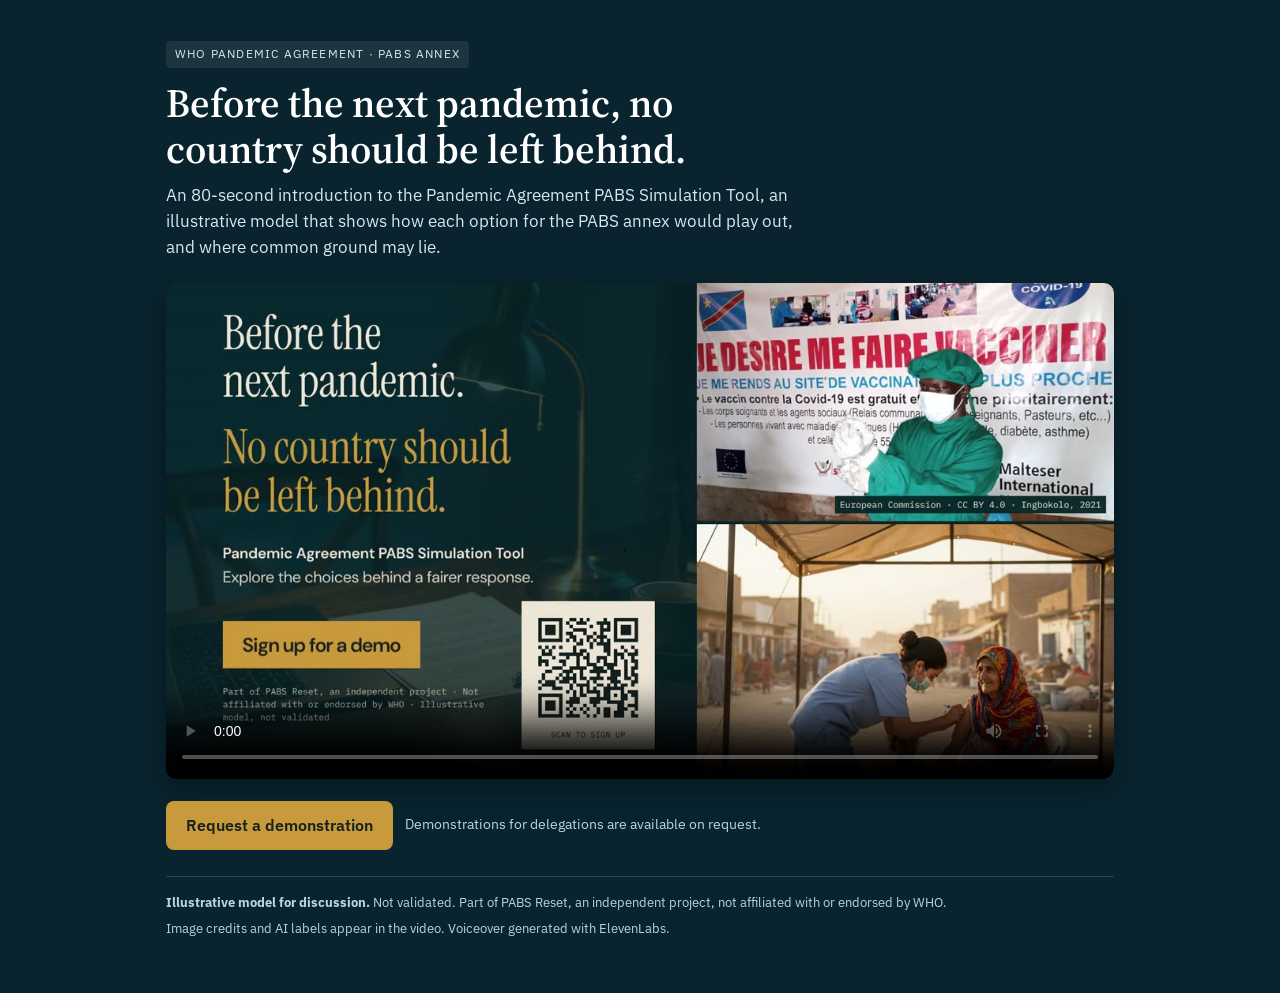
<file: pitch/index.html>
<!doctype html>
<html lang="en"><head><meta charset="utf-8"><meta name="viewport" content="width=device-width, initial-scale=1">
<title>Pandemic Agreement PABS Simulation Tool · Introduction</title>
<meta name="robots" content="noindex">
<meta name="description" content="An 80-second introduction to the Pandemic Agreement PABS Simulation Tool, an illustrative model for the PABS annex negotiations.">
<meta property="og:type" content="video.other">
<meta property="og:title" content="Pandemic Agreement PABS Simulation Tool">
<meta property="og:description" content="Before the next pandemic, no country should be left behind. An 80-second introduction to the simulation tool for the PABS annex negotiations.">
<meta property="og:url" content="https://sserenity22.github.io/pandemic-treaty-pabs-simulation/pitch/">
<meta property="og:image" content="https://sserenity22.github.io/pandemic-treaty-pabs-simulation/pitch/poster.jpg">
<meta property="og:image:width" content="1200">
<meta property="og:image:height" content="628">
<meta property="og:video" content="https://sserenity22.github.io/pandemic-treaty-pabs-simulation/pitch/pabs-pitch-v3.mp4">
<meta property="og:video:type" content="video/mp4">
<meta name="twitter:card" content="summary_large_image">
<link rel="stylesheet" href="https://fonts.googleapis.com/css2?family=IBM+Plex+Sans:wght@400;500;600&family=Source+Serif+4:wght@400;600&display=swap">
<style>
:root{color-scheme:light}*{box-sizing:border-box}
body{margin:0;background:#09242f;color:#fff;font-family:'IBM Plex Sans',Arial,sans-serif;line-height:1.55}
.in{max-width:980px;margin:0 auto;padding:40px 16px 48px}
.eye{font-size:12px;letter-spacing:.1em;text-transform:uppercase;color:#d6e8ee;background:rgba(255,255,255,.08);display:inline-block;padding:4px 9px;border-radius:4px}
h1{font-family:'Source Serif 4',Georgia,serif;font-size:clamp(26px,4.5vw,40px);line-height:1.15;margin:12px 0 10px;font-weight:600;max-width:28ch}
.sub{max-width:64ch;color:#d6e8ee;font-size:17px;margin:0 0 22px}
video{display:block;width:100%;height:auto;border-radius:10px;background:#000;box-shadow:0 10px 30px rgba(0,0,0,.35)}
.cta{display:flex;flex-wrap:wrap;gap:12px;align-items:center;margin:22px 0 8px}
.btn{background:#c99a3b;color:#14211f;text-decoration:none;padding:12px 20px;border-radius:8px;font-weight:600}
.cta span{color:#b9d6e0;font-size:14px}
.note{font-size:13px;color:#b9d6e0;border-top:1px solid rgba(255,255,255,.15);margin-top:26px;padding-top:16px}
.note p{margin:0 0 6px}
</style></head><body>
<main class="in">
<span class="eye">WHO Pandemic Agreement · PABS annex</span>
<h1>Before the next pandemic, no country should be left behind.</h1>
<p class="sub">An 80-second introduction to the Pandemic Agreement PABS Simulation Tool, an illustrative model that shows how each option for the PABS annex would play out, and where common ground may lie.</p>
<video controls playsinline preload="metadata" poster="poster.jpg">
<source src="pabs-pitch-v3.mp4" type="video/mp4">
</video>
<div class="cta"><a class="btn" href="https://forms.gle/pXLQteMkuGnCmBTS8">Request a demonstration</a><span>Demonstrations for delegations are available on request.</span></div>
<div class="note">
<p><b>Illustrative model for discussion.</b> Not validated. Part of PABS Reset, an independent project, not affiliated with or endorsed by WHO.</p>
<p>Image credits and AI labels appear in the video. Voiceover generated with ElevenLabs.</p>
</div>
</main></body></html>
</file>
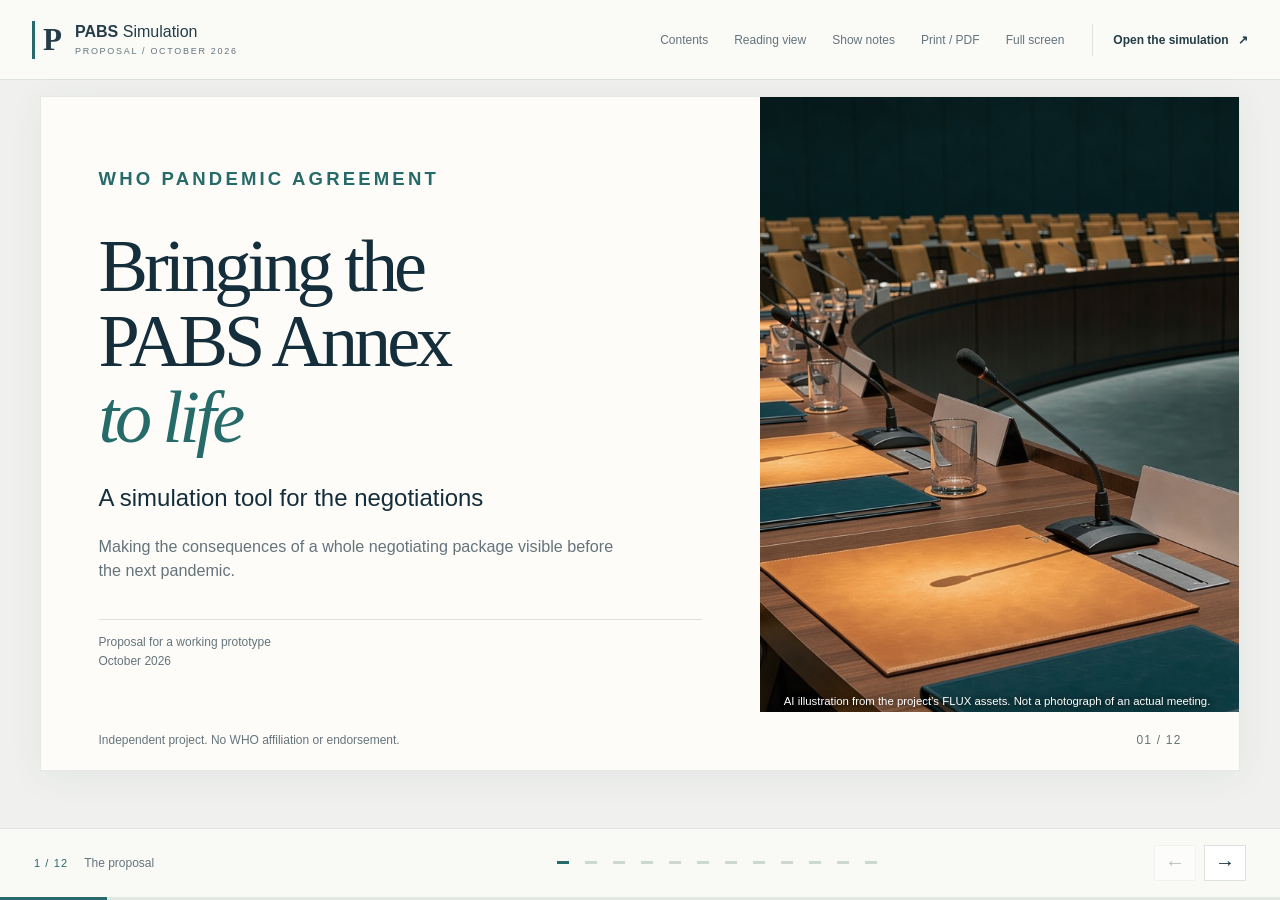
<file: proposal/index.html>
<!doctype html>
<html lang="en">
<head>
  <meta charset="utf-8">
  <meta name="viewport" content="width=device-width, initial-scale=1">
  <meta name="description" content="A proposal for an independent simulation tool to help delegations examine whole packages for the WHO Pandemic Agreement's Pathogen Access and Benefit-Sharing Annex.">
  <meta name="theme-color" content="#f4f3ef">
  <title>Proposal | Pandemic Treaty PABS Simulation Tool</title>
  <link rel="stylesheet" href="proposal.css">
  <script src="proposal.js" defer></script>
</head>
<body class="reading">
  <a class="skip-link" href="#deck">Skip to the proposal</a>
  <header class="toolbar">
    <a class="wordmark" href="../"><span class="wordmark-symbol" aria-hidden="true">P</span><span>PABS <span class="wordmark-light">Simulation</span><small>PROPOSAL / OCTOBER 2026</small></span></a>
    <nav class="toolbar-actions" aria-label="Presentation controls">
      <button id="contents-toggle" type="button">Contents</button>
      <button id="mode-toggle" type="button" aria-pressed="false">Slide view</button>
      <button id="notes-toggle" type="button" aria-expanded="false" aria-controls="notes-panel">Show notes</button>
      <button id="print-button" type="button">Print / PDF</button>
      <button id="fullscreen-toggle" type="button">Full screen</button>
      <a class="tool-link" href="../app/">Open the simulation <span aria-hidden="true">↗</span></a>
    </nav>
  </header>

  <main id="deck" class="deck" aria-label="Proposal, 12 slides">
    <section class="slide cover" id="cover" data-title="The proposal" aria-labelledby="title-cover">
      <div class="cover-copy">
        <p class="eyebrow">WHO Pandemic Agreement</p>
        <h1 id="title-cover">Bringing the <br>PABS Annex <br><em>to life</em></h1>
        <p class="cover-subtitle">A simulation tool for the negotiations</p>
        <p class="cover-description">Making the consequences of a whole negotiating package visible before the next pandemic.</p>
        <div class="cover-edition"><span>Proposal for a working prototype</span><span>October 2026</span></div>
      </div>
      <figure class="cover-image">
        <img src="img/negotiation-hall.jpg" alt="An illustrated conference room with microphones and empty delegate seats">
        <figcaption>AI illustration from the project’s FLUX assets. Not a photograph of an actual meeting.</figcaption>
      </figure>
      <footer class="slide-foot"><span>Independent project. No WHO affiliation or endorsement.</span><span>01 / 12</span></footer>
      <template class="speaker-notes"><h3>Purpose</h3><p>The proposal concerns a tool to simulate the consequences of packages for the Pathogen Access and Benefit-Sharing (PABS) Annex. The current browser-based model exists. This proposal seeks support for the next prototype and its independent review.</p><p>The conference-room illustration comes from the project’s existing Black Forest Labs FLUX 3 assets. It does not depict an actual WHO meeting.</p></template>
    </section>

    <section class="slide" id="problem" data-title="Why the annex matters" aria-labelledby="title-problem">
      <p class="eyebrow">The negotiating context</p>
      <h2 id="title-problem">The annex is the<br>next decision</h2>
      <div class="context-layout">
        <div class="context-statement"><p class="large-copy">The Pandemic Agreement opens for signature after the World Health Assembly adopts the PABS Annex.</p><p>Delegations need a clearer view of what different terms would deliver, and which differences still require agreement.</p></div>
        <ol class="milestones">
          <li><time>20 May 2025</time><div><h3>Agreement adopted</h3><p>Member States establish the framework.</p></div></li>
          <li><time>30 April 2026</time><div><h3>Public draft baseline</h3><p>The on-screen annex text reproduced in A79/8.</p></div></li>
          <li><time>2–13 November 2026</time><div><h3>IGWG-9</h3><p>The next scheduled negotiating session.</p></div></li>
          <li><time>23–30 May 2027</time><div><h3>WHA80</h3><p>Scheduled consideration of the negotiation outcome.</p></div></li>
        </ol>
      </div>
      <footer class="slide-foot"><span>Sources: WHA78.1, A79/8 and WHO meeting calendar. Earlier consideration remains possible.</span><span>02 / 12</span></footer>
      <template class="speaker-notes"><h3>Primary sources</h3><ul><li><a href="https://apps.who.int/gb/ebwha/pdf_files/WHA78/A78_R1-en.pdf" target="_blank" rel="noopener">WHA78.1, operative paragraph 3</a>: opening for signature follows Assembly adoption of the annex.</li><li><a href="https://apps.who.int/gb/ebwha/pdf_files/WHA79/A79_8-en.pdf" target="_blank" rel="noopener">A79/8</a>, dated 13 May 2026, reproduces the on-screen text as at 20:30 CEST on 30 April. This is not final agreed text.</li><li><a href="https://apps.who.int/gb/IGWG/e/e_IGWG9.html" target="_blank" rel="noopener">IGWG-9</a>, 2–13 November 2026.</li><li><a href="https://apps.who.int/gb/gov/en/dates-of-meetings-eb_en.html" target="_blank" rel="noopener">WHO meeting calendar</a>, WHA80, 23–30 May 2027.</li></ul><p>The outcome may go to an earlier special Assembly session as necessary. This proposal does not assume adoption on a guaranteed date.</p></template>
    </section>

    <section class="slide" id="stuck" data-title="The policy question" aria-labelledby="title-stuck">
      <p class="eyebrow">The policy question</p>
      <h2 id="title-stuck">Access and benefits form<br>one negotiating package</h2>
      <div class="bargain-layout">
        <div class="bargain-copy"><div><span class="section-number">01</span><h3>Rapid scientific access</h3><p>How can pathogen materials and sequence information move quickly enough to support research and response?</p></div><div><span class="section-number">02</span><h3>Predictable benefit-sharing</h3><p>How can the system secure enforceable commitments to products, finance and technology?</p></div><p class="takeaway">The tool makes the consequences of different combinations available for discussion.</p></div>
        <figure class="vial-image"><img src="img/pathogen-sharing.jpg" alt="AI illustration of a gloved hand holding a sample vial"><figcaption>AI illustration. Not documentary.</figcaption></figure>
      </div>
      <footer class="slide-foot"><span>Positions vary within and across groups. The model tests packages without attributing a delegation’s choices.</span><span>03 / 12</span></footer>
      <template class="speaker-notes"><h3>Negotiating differences</h3><p>The source proposal contrasts linkage and enforceability concerns with concerns about barriers to rapid sharing. These views do not map perfectly onto two uniform camps. The rebuild therefore presents the policy questions without assigning every country or manufacturer an identical position.</p><p>Baseline: <a href="https://apps.who.int/gb/ebwha/pdf_files/WHA79/A79_8-en.pdf" target="_blank" rel="noopener">A79/8</a>. The original proposal also drew on public statements and attributed reporting from Third World Network and Health Policy Watch.</p></template>
    </section>

    <section class="slide" id="tool" data-title="How the tool works" aria-labelledby="title-tool">
      <p class="eyebrow">The existing prototype</p>
      <h2 id="title-tool">Whole-package simulation</h2>
      <div class="tool-layout"><figure class="app-image"><img src="img/app-package.jpg" alt="The existing simulation prototype showing package choices and modeled results"><figcaption>Existing browser prototype. Illustrative model, not validated.</figcaption></figure><ol class="workflow"><li><span>01</span><div><h3>Choose a package</h3><p>Set positions across all seven linked issues.</p></div></li><li><span>02</span><div><h3>Review the consequences</h3><p>Examine doses, contributions and modeled support.</p></div></li><li><span>03</span><div><h3>Compare alternatives</h3><p>Explore changes across outbreak scenarios.</p></div></li><li><span>04</span><div><h3>Prepare a brief</h3><p>Carry the assumptions and trade-offs into discussion.</p></div></li></ol></div>
      <footer class="slide-foot"><span>Scenarios: Ebola-type PHEIC, H1N1-type, COVID-type and a novel pathogen. Some inputs remain placeholders.</span><span>04 / 12</span></footer>
      <template class="speaker-notes"><h3>Current capabilities</h3><p>The current app supports whole-package choices, scenario outputs, comparison, suggested bridging candidates, adjustable group priorities and a text brief. The next design stage should lead with a concise briefing and reveal detailed controls when needed.</p><p>Only the four coded state groups determine the model’s support test. Manufacturer participation is separate. Neither output predicts actual consent or real-world participation.</p><p><a href="../app/">Open the existing simulation</a>.</p></template>
    </section>

    <section class="slide" id="issues" data-title="Seven linked decisions" aria-labelledby="title-issues">
      <p class="eyebrow">Package design</p>
      <h2 id="title-issues">Seven linked decisions</h2>
      <div class="issue-table-wrap"><table class="issue-table"><thead><tr><th>Issue</th><th>Choices represented in the model</th><th>An illustrative bridging term</th></tr></thead><tbody>
        <tr><th><span>01</span> Access–benefit link</th><td>Optional contracts to contract before access</td><td>Contract before commercial use, enforced at WHO Emergency Use Listing</td></tr>
        <tr><th><span>02</span> Sequence access</th><td>Open access to controlled or federated access</td><td>Registration without delaying access</td></tr>
        <tr><th><span>03</span> Contracting</th><td>Willing manufacturers to all users</td><td>Tiered contracts included in the annex</td></tr>
        <tr><th><span>04</span> Finance</th><td>Operating costs to revenue-linked payments</td><td>Subscription plus a revenue share above a threshold</td></tr>
        <tr><th><span>05</span> PHEIC supply</th><td>No specified floor to a fixed set-aside</td><td>A minimum contractual floor for in-scope pathogens</td></tr>
        <tr><th><span>06</span> Licensing</th><td>Voluntary offers to mandatory licences</td><td>Standby licences triggered by unmet WHO need</td></tr>
        <tr><th><span>07</span> National ABS laws</th><td>Displacement to national-law fallback</td><td>Fallback after a finding of non-delivery</td></tr>
      </tbody></table></div>
      <footer class="slide-foot"><span>Bridging terms are project proposals for discussion. They are not endorsed positions of any group.</span><span>05 / 12</span></footer>
      <template class="speaker-notes"><h3>Scope</h3><p>ABS means access and benefit-sharing. PHEIC means public health emergency of international concern. The seven terms correspond to the existing model’s issue families. The table summarizes the range represented in the tool, not a definitive account of any negotiating group’s current position.</p><p>The model’s source text is <a href="https://apps.who.int/gb/ebwha/pdf_files/WHA79/A79_8-en.pdf" target="_blank" rel="noopener">A79/8</a>. Group coding and bridging proposals require coordinator review.</p></template>
    </section>

    <section class="slide" id="results" data-title="Illustrative results" aria-labelledby="title-results">
      <p class="eyebrow">What the model can illuminate</p>
      <h2 id="title-results">Different packages.<br>Different consequences.</h2>
      <div class="results-layout"><div class="comparison-chart" role="img" aria-label="Illustrative doses to WHO under COVID-type default assumptions: minimal package 347 million, maximal package 65 million, EU hybrid 982 million, Africa Plus federated 397 million and term sheet bridge 1.04 billion. Only the bridge meets the coded support test among these presets."><div class="chart-head"><span>Modeled doses to WHO</span><span>Group support test</span></div><div class="bar-row"><div class="bar-label"><span>EU / pharma minimal</span><strong>347M</strong></div><div class="bar-track"><span style="width:33.4%"></span></div><small>Not met</small></div><div class="bar-row"><div class="bar-label"><span>Equity maximal</span><strong>65M</strong></div><div class="bar-track"><span style="width:6.3%"></span></div><small>Not met</small></div><div class="bar-row"><div class="bar-label"><span>EU hybrid</span><strong>982M</strong></div><div class="bar-track"><span style="width:94.6%"></span></div><small>Not met</small></div><div class="bar-row"><div class="bar-label"><span>Africa Plus federated</span><strong>397M</strong></div><div class="bar-track"><span style="width:38.2%"></span></div><small>Not met</small></div><div class="bar-row emphasis"><div class="bar-label"><span>Term sheet bridge</span><strong>1.04B</strong></div><div class="bar-track"><span style="width:100%"></span></div><small>Met</small></div><p class="chart-note">COVID-type scenario. Common zero baseline. Existing preset names.</p></div><div class="result-insight"><span class="result-number">1.04<span>B</span></span><p class="large-copy">doses under one illustrative bridging package</p><p>All four coded state groups meet the model’s support test. That result depends on the assumptions and does not establish actual agreement.</p></div></div>
      <footer class="slide-foot"><span>Illustrative, not validated. Defaults: 13B doses, US$110B revenue, two years. Results are conditional scenarios.</span><span>06 / 12</span></footer>
      <template class="speaker-notes"><h3>Model results and interpretation</h3><p>Recomputed from the current app’s pure model using its default COVID scenario and priorities. Doses to WHO: minimal 347.319M, maximal 65.391M, EU hybrid 981.896M, Africa Plus 396.566M, bridge 1,038.488M. Manufacturer participation: 33.4%, 2.0%, 37.8%, 13.9% and 36.3% respectively.</p><p>The bridge’s lowest coded group score is 53 against a threshold of 50, with no coded veto. Scores summarize assigned reactions and weights. They do not constitute probabilities, actual agreement or a legal adoption rule.</p><p>The bridge is one passing package among these presets. The tool does not establish that it is an optimum. Country allocations and deaths avoided require additional assumptions and validation.</p></template>
    </section>

    <section class="slide" id="private" data-title="Delegation control" aria-labelledby="title-private">
      <p class="eyebrow">Trust and delegation control</p>
      <h2 id="title-private">A private space<br>to test a position</h2>
      <div class="privacy-layout"><p class="large-copy">Exploration carries no negotiating commitment. A delegation decides what to test and what to share.</p><dl class="principles"><div><dt>Local calculations</dt><dd>Package choices are processed in the browser. Saved packages remain on that device.</dd></div><div><dt>Voluntary sharing</dt><dd>No account or delegation field in the simulation. Users choose whether to share package codes and notes.</dd></div><div><dt>Common assumptions</dt><dd>The same model applies across groups. Priorities and coded positions remain open to correction.</dd></div><div><dt>Private text handling</dt><dd>Proposed for the next prototype, subject to agreed hosting terms and security review.</dd></div></dl></div>
      <footer class="slide-foot"><span>Hosting services may receive connection metadata. Shared notes can identify their author. Private upload is not yet available.</span><span>07 / 12</span></footer>
      <template class="speaker-notes"><h3>Current privacy boundary</h3><p>The existing simulation computes locally and stores saved packages and custom weights in browser storage. Its share code includes positions and notes, so notes can contain identifying information. Hosting and external font services may receive normal connection metadata.</p><p>The proposed agent-assisted prototype needs a separate security and data-governance design. Do not describe that future service as if it shares the current browser-only privacy boundary.</p></template>
    </section>

    <section class="slide" id="engineering" data-title="The next prototype" aria-labelledby="title-engineering">
      <p class="eyebrow">Proposed next stage</p>
      <h2 id="title-engineering">Today’s text,<br>in the delegation’s workspace</h2>
      <p class="slide-intro">A narrowly scoped text-reading agent would connect a delegation’s current draft to the existing package model.</p>
      <ol class="prototype-flow"><li><span>01</span><h3>Private source text</h3><p>The delegation supplies its own copy of the current draft.</p></li><li><span>02</span><h3>Cited interpretation</h3><p>The agent maps issues and brackets, citing the relevant paragraph.</p></li><li><span>03</span><h3>Delegation review</h3><p>A user confirms the mapping and sees any wording the model cannot cover.</p></li><li><span>04</span><h3>Package analysis</h3><p>The model produces comparisons, suggested alternatives and a brief.</p></li></ol>
      <p class="architecture-note">Proposed implementation: the current web model plus an isolated text-agent session for each delegation. Data residency and retention require agreement with the host.</p>
      <footer class="slide-foot"><span>Future capability. Subject to engineering, security review and user testing.</span><span>08 / 12</span></footer>
      <template class="speaker-notes"><h3>Proposed architecture</h3><p>The original proposal identifies a Claude Managed Agent for interpretation, attached to the static web app. The model remains responsible for calculations. The agent must cite the text it reads, expose uncertainty and say when wording lies outside the model’s scope.</p><p>A separate session per delegation is a proposed isolation measure. A neutral host, approved data residency, retention policy, access controls and a security review are prerequisites for closed-session text.</p></template>
    </section>

    <section class="slide" id="timeline" data-title="Delivery roadmap" aria-labelledby="title-timeline">
      <p class="eyebrow">Proposed delivery roadmap</p>
      <h2 id="title-timeline">Each stage earns<br>the next investment</h2>
      <div class="roadmap"><article><span class="stage-date">IGWG-9 / November 2026</span><h3>Coordinator testing</h3><p>Seek three to five coordinators to test usefulness and correct the initial group coding.</p><p class="gate"><b>Review gate</b>Evidence that the tool helps a real negotiating task.</p></article><article><span class="stage-date">Target / late November 2026</span><h3>Working prototype</h3><p>Private text handling, cited interpretation, sourced scenario inputs and security review.</p><p class="gate"><b>Review gate</b>Usable text mapping and an approved privacy design.</p></article><article><span class="stage-date">Ahead of the next formal phase</span><h3>Validation and review</h3><p>Historical calibration, independent review across groups and a plan for six UN languages.</p><p class="gate"><b>Review gate</b>Agreed evaluation criteria and a published limitations record.</p></article><article><span class="stage-date">Through WHA80 / May 2027</span><h3>Negotiation support</h3><p>Maintain the tool through Assembly consideration and plan a subsequent handover.</p><p class="gate"><b>Review gate</b>Continued demand and an agreed host.</p></article></div>
      <footer class="slide-foot"><span>Project targets depend on funding, access and review. WHO dates describe meetings, not guaranteed adoption.</span><span>09 / 12</span></footer>
      <template class="speaker-notes"><h3>Schedule qualifications</h3><p>These are proposed project targets carried forward from the October 2026 plan, not commitments or completed milestones. IGWG-9 is scheduled for 2–13 November 2026. WHA80 is scheduled for 23–30 May 2027.</p><p>The July workplan lists reserved dates of 15–19 March 2027. Do not equate those with a confirmed IGWG-10 meeting or assume February. An earlier special Assembly depends on negotiating progress.</p><p>Planned calibration references include H1N1 2009, PIP, COVID-19 and mpox. Planned language coverage is all six UN languages.</p><p><a href="https://apps.who.int/gb/IGWG/pdf_files/IGWG7/A_IGWG7_3Rev1-en.pdf" target="_blank" rel="noopener">WHO workplan, A/IGWG/7/3 Rev.1</a>.</p></template>
    </section>

    <section class="slide" id="budget" data-title="Budget and team" aria-labelledby="title-budget">
      <p class="eyebrow">Indicative resources</p>
      <h2 id="title-budget">A phased investment</h2>
      <div class="budget-layout"><div><table class="budget-table"><thead><tr><th>Phase</th><th>Planning estimate, US$</th></tr></thead><tbody><tr><th><span>01</span> Working prototype<small>Target: late November 2026</small></th><td>70k–120k</td></tr><tr><th><span>02</span> Validation and independent review<small>Following the prototype</small></th><td>250k–400k</td></tr><tr><th><span>03</span> Support through WHA80<small>Through May 2027</small></th><td>100k–150k</td></tr><tr class="total-row"><th>Total<small>Approximately seven months</small></th><td>420k–670k</td></tr></tbody></table></div><aside class="team"><h3>Proposed team</h3><ul><li>Product and policy lead</li><li>Full-stack engineer</li><li>Health economist / modeller</li><li>Treaty-law adviser, part-time</li><li>Review panel drawn across groups</li></ul><p>Scope and quotations would establish the final budget for each phase.</p></aside></div>
      <footer class="slide-foot"><span>Planning estimates only. Subject to scope, quotations and funding. Later phases require separate review.</span><span>10 / 12</span></footer>
      <template class="speaker-notes"><h3>Funding assumptions</h3><p>The ranges preserve the source proposal exactly: Phase 1 US$70,000–120,000, Phase 2 US$250,000–400,000, Phase 3 US$100,000–150,000. The resulting total is US$420,000–670,000. These are planning ranges, not supplier quotations or secured funding.</p><p>The original plan envisages a small core team with specialist legal and model review. A detailed cost breakdown, procurement plan and delivery scope remain to be agreed.</p></template>
    </section>

    <section class="slide" id="governance" data-title="Governance and assurance" aria-labelledby="title-governance">
      <p class="eyebrow">Proposed safeguards</p>
      <h2 id="title-governance">Credibility requires<br>independent scrutiny</h2>
      <div class="governance-layout"><div class="governance-statement"><p class="large-copy">A host trusted across negotiating groups.</p><p>Seek funding from outside the parties to the negotiation, with a published method and a balanced review panel.</p><p class="takeaway">The same model, with assumptions that every group can challenge.</p></div><dl class="assurance"><div><dt>Perceived bias</dt><dd>Review across groups, disclose funding and publish the coding.</dd></div><div><dt>Disputed estimates</dt><dd>Calibrate against historical cases and publish sensitivity tests and limits.</dd></div><div><dt>Sensitive text</dt><dd>Agree data handling and retention before any private-text pilot.</dd></div><div><dt>Limited time or uptake</dt><dd>Test with coordinators first and use explicit delivery gates.</dd></div></dl></div>
      <footer class="slide-foot"><span>Host, panel and funding arrangements are proposed. No institutional appointment or endorsement is implied.</span><span>11 / 12</span></footer>
      <template class="speaker-notes"><h3>Governance proposal</h3><p>The original proposal calls for a neutral host, a review panel drawn from every modeled group, published methods and weights, and funding from no party to the negotiation. These are proposed safeguards, not confirmed appointments.</p><p>Reviewer balance, conflicts of interest, model revisions, security responsibilities and the right to correct coding should be documented before any operational pilot.</p></template>
    </section>

    <section class="slide closing" id="ask" data-title="The next step" aria-labelledby="title-ask">
      <p class="eyebrow">The next step</p>
      <h2 id="title-ask">Support a focused pilot</h2>
      <p class="closing-intro">A working prototype that delegations can test, challenge and help improve.</p>
      <div class="asks"><article><span class="ask-value">US$70k–120k</span><h3>Phase 1 support</h3><p>Indicative funding for the working prototype, from outside the negotiation.</p></article><article><span class="ask-value">3–5</span><h3>Volunteer coordinators</h3><p>Seeking participation across negotiating groups on equal terms.</p></article><article><span class="ask-value">One</span><h3>Independent host</h3><p>An institution trusted to convene review and agree the privacy framework.</p></article></div>
      <div class="closing-contact"><a href="mailto:pabs@castellishealth.com">pabs@castellishealth.com <span aria-hidden="true">↗</span></a><a class="secondary-link" href="../app/">Explore the existing prototype <span aria-hidden="true">↗</span></a></div>
      <footer class="slide-foot"><span>Independent project. Illustrative model, not validated. No WHO affiliation or endorsement.</span><span>12 / 12</span></footer>
      <template class="speaker-notes"><h3>The request</h3><p>Seek discussion of Phase 1 support, three to five volunteer coordinators and an independent host. These are requests, not secured commitments.</p><p>The project address is taken from the existing outreach materials. The existing prototype can demonstrate the calculation workflow, with its limitations visible. A pilot should define usefulness, evaluation and privacy requirements before widening deployment.</p></template>
    </section>
  </main>

  <footer class="presentation-nav" aria-label="Slide navigation"><div class="current-slide"><span id="slide-number">01 / 12</span><span id="slide-title" aria-live="polite">The proposal</span></div><nav id="slide-dots" aria-label="Jump to slide"><button type="button" data-slide="0" aria-label="Slide 1: The proposal" aria-current="true"></button><button type="button" data-slide="1" aria-label="Slide 2: Why the annex matters"></button><button type="button" data-slide="2" aria-label="Slide 3: The policy question"></button><button type="button" data-slide="3" aria-label="Slide 4: How the tool works"></button><button type="button" data-slide="4" aria-label="Slide 5: Seven linked decisions"></button><button type="button" data-slide="5" aria-label="Slide 6: Illustrative results"></button><button type="button" data-slide="6" aria-label="Slide 7: Delegation control"></button><button type="button" data-slide="7" aria-label="Slide 8: The next prototype"></button><button type="button" data-slide="8" aria-label="Slide 9: Delivery roadmap"></button><button type="button" data-slide="9" aria-label="Slide 10: Budget and team"></button><button type="button" data-slide="10" aria-label="Slide 11: Governance and assurance"></button><button type="button" data-slide="11" aria-label="Slide 12: The next step"></button></nav><div class="nav-buttons"><button id="previous" type="button" aria-label="Previous slide">←</button><button id="next" type="button" aria-label="Next slide">→</button></div><div class="progress-track" aria-hidden="true"><div id="progress-fill"></div></div></footer>
  <aside id="notes-panel" class="notes-panel" hidden aria-label="Speaker notes and sources"><h2>Notes &amp; sources</h2><div id="notes-content"></div></aside>
  <dialog id="contents-dialog"><div class="dialog-heading"><h2>Contents</h2><button id="contents-close" type="button" aria-label="Close contents">Close</button></div><ol class="contents-list"><li><a href="#cover">The proposal</a></li><li><a href="#problem">Why the annex matters</a></li><li><a href="#stuck">The policy question</a></li><li><a href="#tool">How the tool works</a></li><li><a href="#issues">Seven linked decisions</a></li><li><a href="#results">Illustrative results</a></li><li><a href="#private">Delegation control</a></li><li><a href="#engineering">The next prototype</a></li><li><a href="#timeline">Delivery roadmap</a></li><li><a href="#budget">Budget and team</a></li><li><a href="#governance">Governance and assurance</a></li><li><a href="#ask">The next step</a></li></ol></dialog>
  <div id="toast" class="toast" role="status" aria-live="polite"></div>
  <noscript><p class="noscript-note">All 12 slides are available below. Presentation controls require JavaScript.</p></noscript>
</body>
</html>
</file>
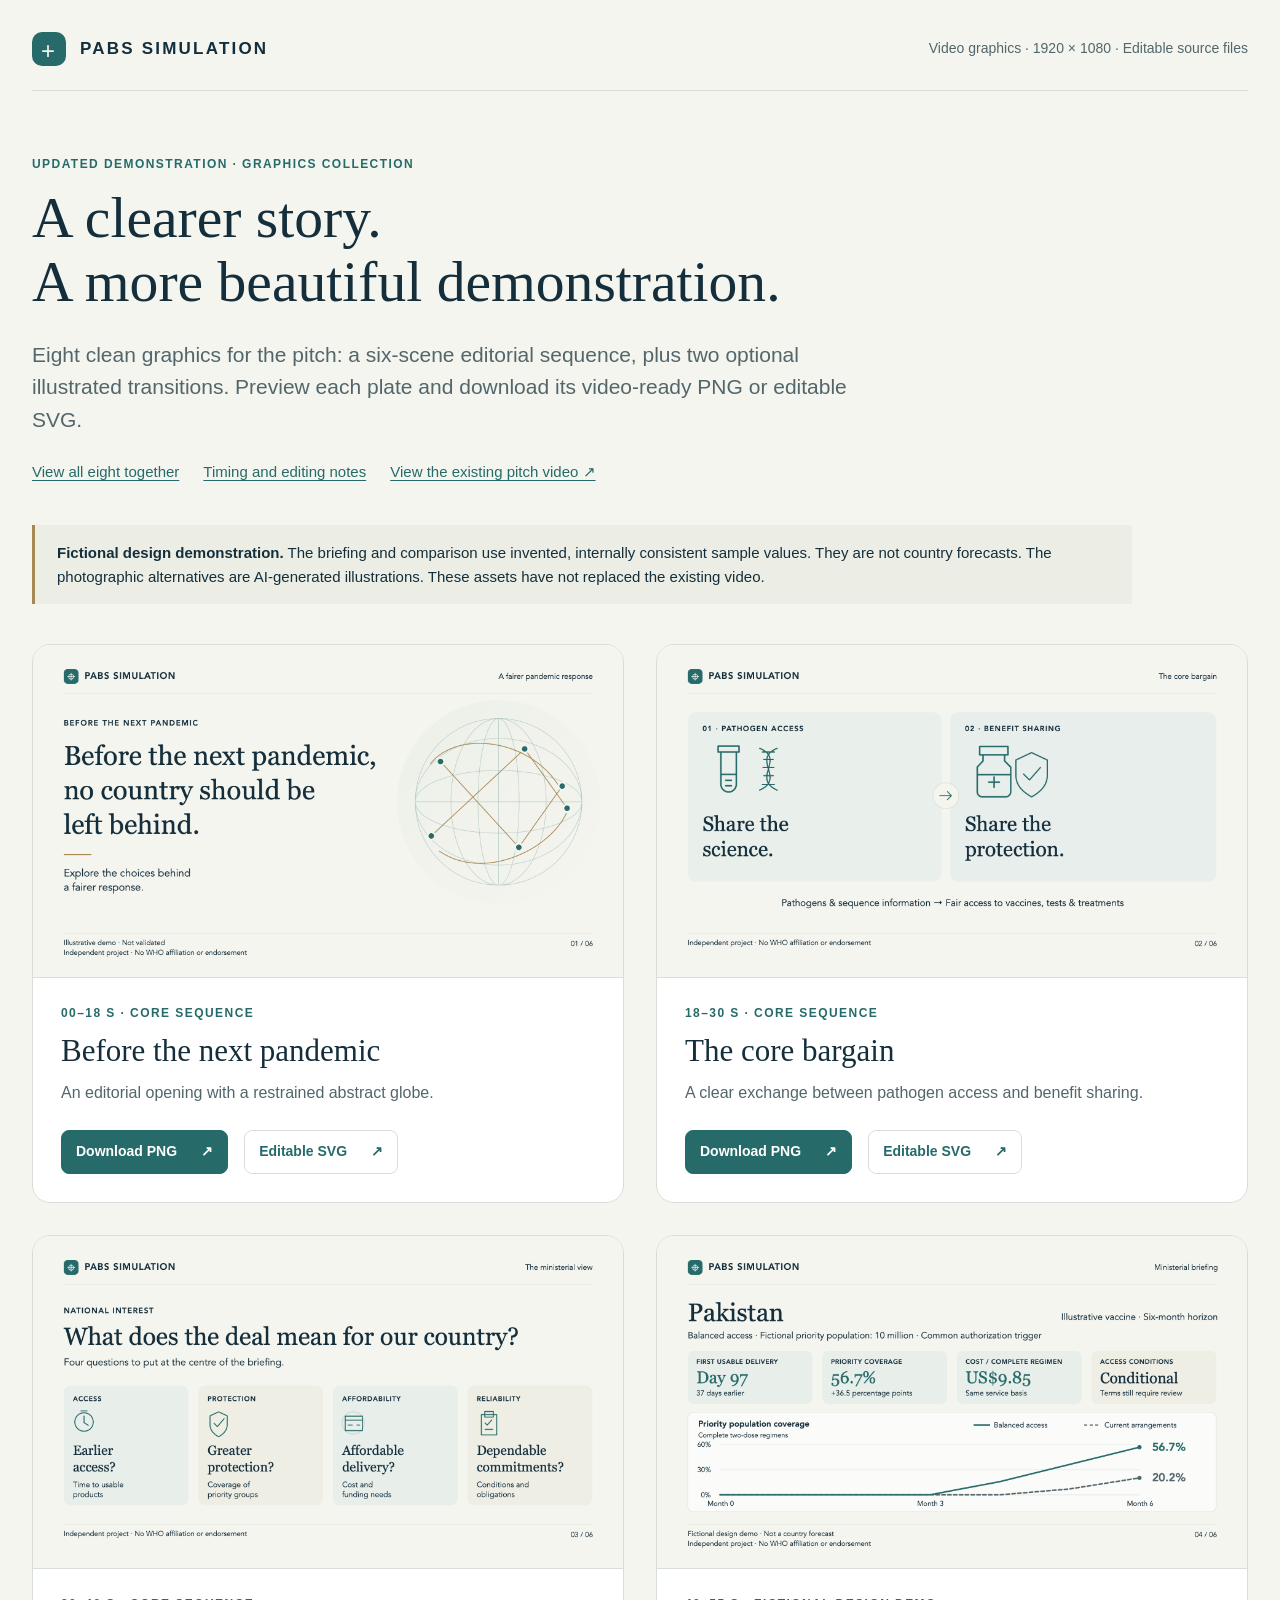
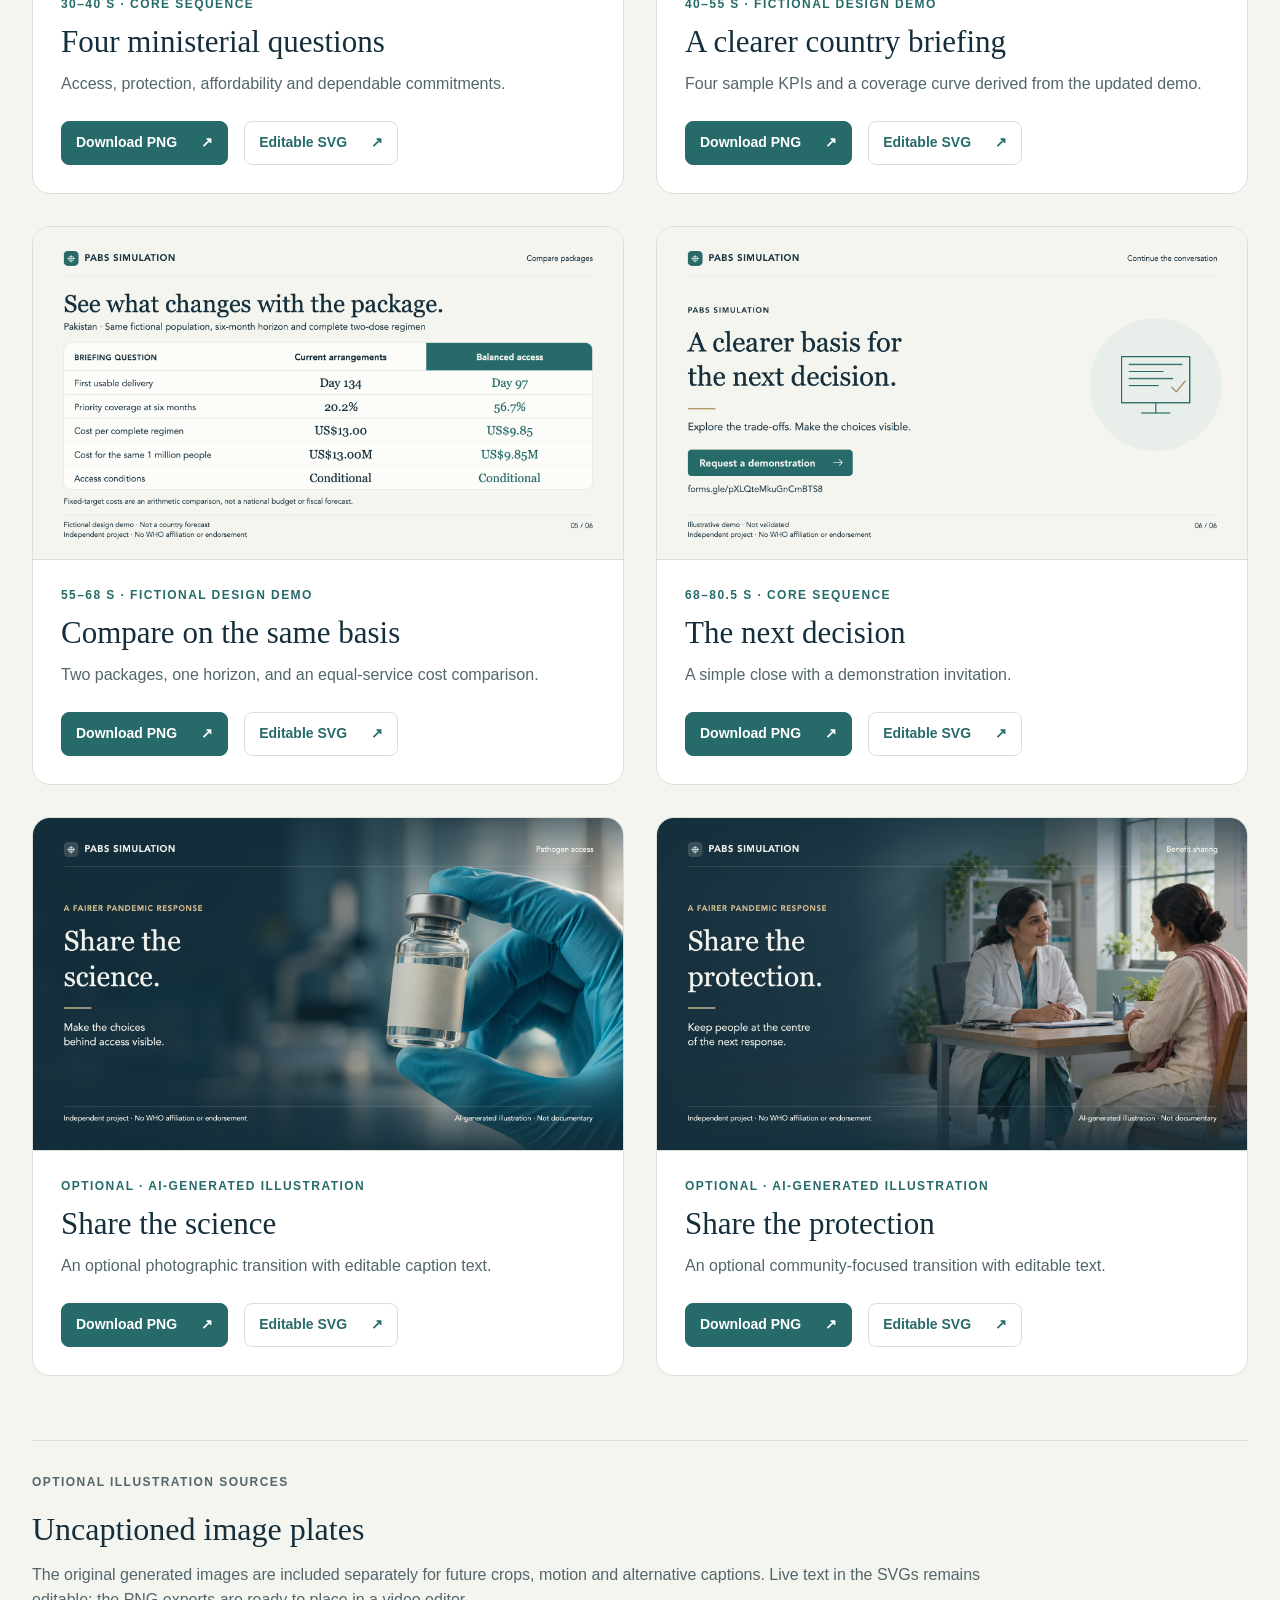
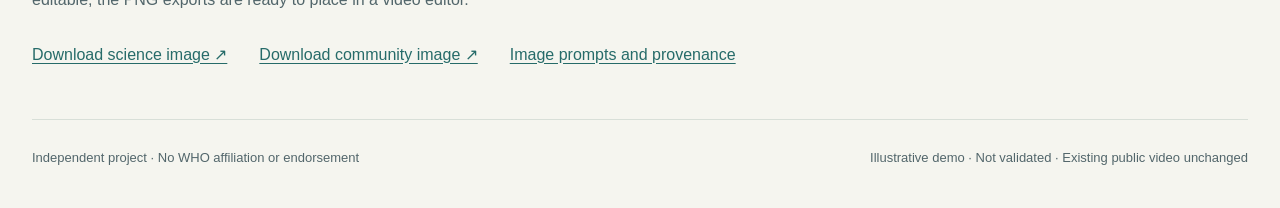
<file: demo-v2/video-graphics/index.html>
<!doctype html><html lang="en"><head><meta charset="utf-8"><meta name="viewport" content="width=device-width,initial-scale=1"><meta name="color-scheme" content="light"><title>PABS Simulation — video graphics</title><style>
:root{--navy:#142e3b;--teal:#266b69;--ivory:#f5f5ef;--gold:#a78752;--muted:#52666b;--line:#d8dfd8}*{box-sizing:border-box}body{margin:0;background:var(--ivory);color:var(--navy);font-family:Avenir,Arial,sans-serif;line-height:1.55}a{color:var(--teal);text-underline-offset:.2em}a:hover{color:var(--navy)}a:focus-visible{outline:3px solid var(--gold);outline-offset:5px;border-radius:3px}.wrap{width:min(1440px,calc(100% - 64px));margin:auto}.masthead{padding:32px 0 24px;border-bottom:1px solid var(--line);display:flex;align-items:center;justify-content:space-between;gap:24px}.brand{font-size:17px;font-weight:700;letter-spacing:.13em;display:flex;align-items:center;gap:14px}.mark{width:34px;height:34px;display:inline-grid;place-items:center;background:var(--teal);color:var(--ivory);border-radius:10px;font-size:24px;font-weight:400}.masthead p{font-size:14px;color:var(--muted);margin:0}.intro{padding:64px 0 42px;max-width:1000px}.eyebrow{font-size:12px;letter-spacing:.12em;font-weight:700;text-transform:uppercase;color:var(--teal);margin:0 0 12px}h1,h2,h3{font-family:Georgia,'Times New Roman',serif;font-weight:400;line-height:1.12}h1{font-size:clamp(38px,4.5vw,68px);margin:0 0 24px;max-width:900px}.intro .lead{font-size:21px;color:var(--muted);max-width:820px;margin:0 0 24px}.intro .links{display:flex;gap:24px;flex-wrap:wrap;font-size:15px}.notice{border-left:3px solid var(--gold);padding:16px 22px;background:#eceee5;margin:0 0 40px;font-size:15px;max-width:1100px}.notice strong{font-weight:700}.grid{display:grid;grid-template-columns:repeat(2,minmax(0,1fr));gap:32px}.card{background:#fff;border:1px solid var(--line);border-radius:18px;overflow:hidden}.preview{display:block;background:#e8eeea;border-bottom:1px solid var(--line)}.preview img{display:block;width:100%;height:auto;aspect-ratio:16/9}.card-body{padding:26px 28px 28px}.card h2{font-size:31px;margin:0 0 12px}.card-body>p:not(.eyebrow){color:var(--muted);font-size:16px;margin:0;max-width:530px}.downloads{display:flex;gap:16px;flex-wrap:wrap;margin-top:24px}.downloads a{font-size:14px;font-weight:700;text-decoration:none;border:1px solid var(--line);padding:10px 14px;border-radius:8px;min-height:44px;display:inline-flex;align-items:center;gap:24px}.downloads a:first-child{background:var(--teal);border-color:var(--teal);color:#fff}.downloads a:hover{box-shadow:0 0 0 2px var(--gold)}.sources{margin:64px 0 42px;padding-top:32px;border-top:1px solid var(--line)}.sources h2{font-size:32px;margin:0 0 16px}.sources p{max-width:950px;color:var(--muted);margin:0 0 20px}.source-links{display:flex;flex-wrap:wrap;gap:16px 32px}.source-links a{font-size:16px;min-height:44px;display:inline-flex;align-items:center}.footer{padding:28px 0 40px;border-top:1px solid var(--line);font-size:13px;color:var(--muted);display:flex;justify-content:space-between;gap:24px}.footer p{margin:0}@media(max-width:760px){.wrap{width:calc(100% - 32px)}.masthead{align-items:flex-start;flex-direction:column;gap:8px}.intro{padding:42px 0 30px}.intro .lead{font-size:18px}.grid{grid-template-columns:1fr;gap:24px}.card-body{padding:22px}.card h2{font-size:28px}.footer{flex-direction:column;gap:8px}}@media print{body{background:white}.masthead,.intro .links,.downloads,.sources,.footer{display:none}.wrap{width:100%}.intro{padding:0 0 20px}h1{font-size:32px}.intro .lead{font-size:14px}.notice{font-size:11px}.grid{gap:15px}.card{break-inside:avoid}.card-body{padding:12px}.card h2{font-size:20px}.card-body>p:not(.eyebrow){font-size:12px}.eyebrow{font-size:9px}}
</style></head><body><div class="wrap"><header class="masthead"><div class="brand"><span class="mark" aria-hidden="true">+</span>PABS SIMULATION</div><p>Video graphics · 1920 × 1080 · Editable source files</p></header><main><section class="intro"><p class="eyebrow">Updated demonstration · Graphics collection</p><h1>A clearer story.<br>A more beautiful demonstration.</h1><p class="lead">Eight clean graphics for the pitch: a six-scene editorial sequence, plus two optional illustrated transitions. Preview each plate and download its video-ready PNG or editable SVG.</p><div class="links"><a href="contact-sheet.jpg">View all eight together</a><a href="README.md">Timing and editing notes</a><a href="https://sserenity22.github.io/pandemic-treaty-pabs-simulation/pitch/" target="_blank" rel="noopener noreferrer">View the existing pitch video ↗</a></div></section><aside class="notice"><strong>Fictional design demonstration.</strong> The briefing and comparison use invented, internally consistent sample values. They are not country forecasts. The photographic alternatives are AI-generated illustrations. These assets have not replaced the existing video.</aside><section class="grid" aria-label="Downloadable video graphics"><article class="card"><a class="preview" href="01-opening.png" aria-label="Open full-resolution Before the next pandemic"><img src="01-opening.png" width="1920" height="1080" alt="Before the next pandemic video graphic" loading="lazy"></a><div class="card-body"><p class="eyebrow">00–18 s · Core sequence</p><h2>Before the next pandemic</h2><p>An editorial opening with a restrained abstract globe.</p><div class="downloads"><a href="01-opening.png" download>Download PNG <span aria-hidden="true">↗</span></a><a href="01-opening.svg" download>Editable SVG <span aria-hidden="true">↗</span></a></div></div></article><article class="card"><a class="preview" href="02-bargain.png" aria-label="Open full-resolution The core bargain"><img src="02-bargain.png" width="1920" height="1080" alt="The core bargain video graphic" loading="lazy"></a><div class="card-body"><p class="eyebrow">18–30 s · Core sequence</p><h2>The core bargain</h2><p>A clear exchange between pathogen access and benefit sharing.</p><div class="downloads"><a href="02-bargain.png" download>Download PNG <span aria-hidden="true">↗</span></a><a href="02-bargain.svg" download>Editable SVG <span aria-hidden="true">↗</span></a></div></div></article><article class="card"><a class="preview" href="03-national-interest.png" aria-label="Open full-resolution Four ministerial questions"><img src="03-national-interest.png" width="1920" height="1080" alt="Four ministerial questions video graphic" loading="lazy"></a><div class="card-body"><p class="eyebrow">30–40 s · Core sequence</p><h2>Four ministerial questions</h2><p>Access, protection, affordability and dependable commitments.</p><div class="downloads"><a href="03-national-interest.png" download>Download PNG <span aria-hidden="true">↗</span></a><a href="03-national-interest.svg" download>Editable SVG <span aria-hidden="true">↗</span></a></div></div></article><article class="card"><a class="preview" href="04-ministerial-briefing.png" aria-label="Open full-resolution A clearer country briefing"><img src="04-ministerial-briefing.png" width="1920" height="1080" alt="A clearer country briefing video graphic" loading="lazy"></a><div class="card-body"><p class="eyebrow">40–55 s · Fictional design demo</p><h2>A clearer country briefing</h2><p>Four sample KPIs and a coverage curve derived from the updated demo.</p><div class="downloads"><a href="04-ministerial-briefing.png" download>Download PNG <span aria-hidden="true">↗</span></a><a href="04-ministerial-briefing.svg" download>Editable SVG <span aria-hidden="true">↗</span></a></div></div></article><article class="card"><a class="preview" href="05-compare-packages.png" aria-label="Open full-resolution Compare on the same basis"><img src="05-compare-packages.png" width="1920" height="1080" alt="Compare on the same basis video graphic" loading="lazy"></a><div class="card-body"><p class="eyebrow">55–68 s · Fictional design demo</p><h2>Compare on the same basis</h2><p>Two packages, one horizon, and an equal-service cost comparison.</p><div class="downloads"><a href="05-compare-packages.png" download>Download PNG <span aria-hidden="true">↗</span></a><a href="05-compare-packages.svg" download>Editable SVG <span aria-hidden="true">↗</span></a></div></div></article><article class="card"><a class="preview" href="06-closing.png" aria-label="Open full-resolution The next decision"><img src="06-closing.png" width="1920" height="1080" alt="The next decision video graphic" loading="lazy"></a><div class="card-body"><p class="eyebrow">68–80.5 s · Core sequence</p><h2>The next decision</h2><p>A simple close with a demonstration invitation.</p><div class="downloads"><a href="06-closing.png" download>Download PNG <span aria-hidden="true">↗</span></a><a href="06-closing.svg" download>Editable SVG <span aria-hidden="true">↗</span></a></div></div></article><article class="card"><a class="preview" href="07-vaccine-science.png" aria-label="Open full-resolution Share the science"><img src="07-vaccine-science.png" width="1920" height="1080" alt="Share the science video graphic" loading="lazy"></a><div class="card-body"><p class="eyebrow">Optional · AI-generated illustration</p><h2>Share the science</h2><p>An optional photographic transition with editable caption text.</p><div class="downloads"><a href="07-vaccine-science.png" download>Download PNG <span aria-hidden="true">↗</span></a><a href="07-vaccine-science.svg" download>Editable SVG <span aria-hidden="true">↗</span></a></div></div></article><article class="card"><a class="preview" href="08-community-protection.png" aria-label="Open full-resolution Share the protection"><img src="08-community-protection.png" width="1920" height="1080" alt="Share the protection video graphic" loading="lazy"></a><div class="card-body"><p class="eyebrow">Optional · AI-generated illustration</p><h2>Share the protection</h2><p>An optional community-focused transition with editable text.</p><div class="downloads"><a href="08-community-protection.png" download>Download PNG <span aria-hidden="true">↗</span></a><a href="08-community-protection.svg" download>Editable SVG <span aria-hidden="true">↗</span></a></div></div></article></section><section class="sources"><p class="eyebrow">Optional illustration sources</p><h2>Uncaptioned image plates</h2><p>The original generated images are included separately for future crops, motion and alternative captions. Live text in the SVGs remains editable; the PNG exports are ready to place in a video editor.</p><div class="source-links"><a href="images/vaccine-lab.png" download>Download science image ↗</a><a href="images/community-care.png" download>Download community image ↗</a><a href="images/final-prompts.md">Image prompts and provenance</a></div></section></main><footer class="footer"><p>Independent project · No WHO affiliation or endorsement</p><p>Illustrative demo · Not validated · Existing public video unchanged</p></footer></div></body></html>
</file>
<file: proposal/proposal.css>
@font-face{font-family:ProposalSans;src:local("Avenir Next"),local("Avenir"),local("Segoe UI");font-display:swap}
:root{color-scheme:light;--paper:#fff;--canvas:#f0f1ee;--navy:#142e3b;--teal:#266b69;--ink:#243d48;--muted:#65747b;--line:#dce2df;--wash:#edf3f0;--serif:Georgia,"Times New Roman",serif;--sans:ProposalSans,"Helvetica Neue",Arial,sans-serif}
*{box-sizing:border-box}html{scroll-behavior:smooth}body{margin:0;background:var(--canvas);color:var(--ink);font-family:var(--sans);-webkit-font-smoothing:antialiased}a{color:inherit}button,a{-webkit-tap-highlight-color:transparent}button{font:inherit;cursor:pointer}button:focus-visible,a:focus-visible{outline:3px solid #b48843;outline-offset:4px}button:disabled{cursor:default;opacity:.3}[hidden]{display:none!important}.skip-link{position:absolute;left:20px;top:-100px;z-index:50;background:white;padding:12px}.skip-link:focus{top:10px}
.toolbar{min-height:80px;padding:16px 32px;display:flex;align-items:center;justify-content:space-between;gap:24px;border-bottom:1px solid var(--line);background:#fafaf7}.wordmark{display:flex;align-items:center;gap:11px;text-decoration:none;font-size:16px;font-weight:700;white-space:nowrap}.wordmark-symbol{width:32px;height:38px;border-left:3px solid var(--teal);font-family:var(--serif);font-size:31px;line-height:38px;padding-left:8px}.wordmark-light{font-weight:400}.wordmark small{display:block;font-size:9px;letter-spacing:1.7px;margin-top:5px;color:var(--muted);font-weight:500}.toolbar-actions{display:flex;align-items:center;gap:6px}.toolbar-actions button{background:transparent;border:0;padding:9px 10px;font-size:12px;color:var(--muted);border-radius:3px}.toolbar-actions button:hover,.toolbar-actions button[aria-expanded=true]{background:#e9eeea;color:var(--navy)}.tool-link{font-size:12px;text-decoration:none;border-left:1px solid var(--line);padding:9px 0 9px 20px;margin-left:12px;font-weight:600}.tool-link span{padding-left:6px}
.deck{width:min(1200px,calc(100% - 64px));margin:28px auto 108px;display:flex;flex-direction:column;gap:32px}.slide{container-type:inline-size;position:relative;aspect-ratio:16/9;background:var(--paper);padding:4.2% 4.8% 5%;box-shadow:0 6px 32px #173b4710;overflow:hidden;display:flex;flex-direction:column;scroll-margin-top:24px;border:1px solid #e6e9e5}.slide>*{flex-shrink:0}.slide h1,.slide h2,.slide h3,.slide p,.slide figure{margin:0}.eyebrow{font-size:1.03cqw;letter-spacing:.17em;text-transform:uppercase;color:var(--teal);font-weight:600;margin-bottom:1.4cqw!important}.slide h2{font-family:var(--serif);font-size:4.15cqw;font-weight:400;line-height:1.06;letter-spacing:-.04em;color:var(--navy)}.slide h3{font-size:1.65cqw;font-weight:600;line-height:1.25;letter-spacing:-.02em}.slide p,.slide li,.slide dd{font-size:1.55cqw;line-height:1.48}.slide .large-copy{font-family:var(--serif);font-size:2.45cqw;line-height:1.3;letter-spacing:-.025em;color:var(--navy)}.slide-foot{position:absolute;bottom:3.2cqw;left:4.8%;right:4.8%;display:flex;justify-content:space-between;gap:24px;font-size:.9cqw;color:var(--muted);line-height:1.45}.slide-foot span:first-child{max-width:88%}.slide-foot span:last-child{white-space:nowrap;font-variant-numeric:tabular-nums;letter-spacing:.1em}.slide-intro{max-width:80%;color:var(--muted);margin-top:1.7cqw!important}.takeaway{color:var(--teal)!important;font-family:var(--serif);font-size:1.95cqw!important;line-height:1.35!important}
.cover{padding:0;display:grid;grid-template-columns:60% 40%;background:#fdfcf8}.cover-copy{padding:5.7cqw 4.8cqw 7cqw}.cover h1{font-family:var(--serif);font-size:6.2cqw;font-weight:400;line-height:1.02;letter-spacing:-.055em;color:var(--navy);margin-top:3cqw}.cover h1 em{font-weight:400;color:var(--teal)}.cover-subtitle{font-size:2cqw!important;line-height:1.3!important;margin-top:2.2cqw!important;max-width:90%;color:var(--navy)}.cover-description{font-size:1.35cqw!important;max-width:86%;color:var(--muted);margin-top:1.8cqw!important}.cover-edition{margin-top:3cqw;padding-top:1.3cqw;border-top:1px solid var(--line);display:flex;flex-direction:column;gap:.4cqw;font-size:1cqw;color:var(--muted)}.cover-image{position:relative;height:100%;min-width:0;overflow:hidden}.cover-image img{width:100%;height:100%;object-fit:cover;object-position:42% center}.cover-image figcaption{position:absolute;bottom:5cqw;left:2cqw;right:2cqw;color:#fff;font-size:.82cqw;line-height:1.5;text-shadow:0 1px 8px #000}.cover .slide-foot{background:#fdfcf8;left:0;right:0;bottom:0;padding:1.7cqw 4.8cqw;font-size:.85cqw}
.context-layout{display:grid;grid-template-columns:1fr 1.1fr;gap:7cqw;margin-top:3cqw}.context-statement{padding-top:1cqw}.context-statement>p+p{margin-top:2cqw;color:var(--muted);max-width:94%}.milestones{list-style:none;padding:0;margin:0;display:flex;flex-direction:column;gap:1.6cqw}.milestones li{display:grid;grid-template-columns:13cqw 1fr;gap:2cqw;border-top:1px solid var(--line);padding-top:1.15cqw}.milestones time{font-size:1.08cqw;color:var(--teal);font-weight:600;line-height:1.5}.milestones h3{font-size:1.6cqw}.milestones p{color:var(--muted);font-size:1.18cqw;margin-top:.4cqw}
.bargain-layout{display:grid;grid-template-columns:1.4fr 1fr;gap:6cqw;margin-top:2.6cqw;flex:1;min-height:0}.bargain-copy>div{position:relative;padding:0 0 1.9cqw 3.3cqw;margin-bottom:1.7cqw;border-bottom:1px solid var(--line)}.section-number{position:absolute;left:0;top:.1cqw;color:var(--teal);font-size:1.2cqw}.bargain-copy h3{font-size:1.8cqw}.bargain-copy div p{color:var(--muted);font-size:1.5cqw;margin-top:1cqw;max-width:96%}.vial-image{position:relative;height:25cqw}.vial-image img{width:100%;height:100%;object-fit:cover;object-position:45% center}.vial-image figcaption{font-size:.8cqw;color:var(--muted);margin-top:.5cqw}.bargain-copy .takeaway{max-width:90%}
.tool-layout{display:grid;grid-template-columns:1.45fr 1fr;gap:4cqw;align-items:center;margin-top:3cqw}.app-image img{width:100%;display:block;border:1px solid var(--line)}.app-image figcaption{font-size:.9cqw;margin-top:.9cqw;color:var(--muted)}.workflow{list-style:none;margin:0;padding:0;display:flex;flex-direction:column;gap:1.5cqw}.workflow li{display:grid;grid-template-columns:2.8cqw 1fr;gap:1.2cqw}.workflow li>span{color:var(--teal);font-size:1.2cqw;padding-top:.2cqw}.workflow h3{font-size:1.6cqw}.workflow p{font-size:1.25cqw;margin-top:.4cqw;color:var(--muted)}
.issue-table-wrap{margin-top:2.3cqw}.issue-table{width:100%;border-collapse:collapse;font-size:1.24cqw;line-height:1.4;table-layout:fixed}.issue-table th,.issue-table td{text-align:left;vertical-align:top;padding:.85cqw 1.15cqw .85cqw 0;border-bottom:1px solid var(--line);font-weight:400}.issue-table thead th{font-size:.9cqw;text-transform:uppercase;letter-spacing:.1em;color:var(--muted);padding-bottom:1.2cqw}.issue-table th:first-child{width:25%;font-weight:600}.issue-table th:nth-child(2){width:34%}.issue-table th:nth-child(3){width:41%;padding-left:1.3cqw;color:var(--teal)}.issue-table tbody th span{display:inline-block;width:2cqw;color:var(--muted);font-weight:400;font-size:1cqw}.issue-table td:last-child{padding-left:1.3cqw;color:var(--teal);background:#f3f7f3}.issue-table tbody tr:last-child>*{border-bottom:0}
.results-layout{display:grid;grid-template-columns:1.6fr 1fr;gap:6cqw;margin-top:2.5cqw}.chart-head{display:flex;justify-content:space-between;font-size:.9cqw;color:var(--muted);padding-bottom:.8cqw;border-bottom:1px solid var(--line)}.bar-row{position:relative;padding:1.05cqw 7cqw .5cqw 0}.bar-label{display:flex;justify-content:space-between;gap:1cqw;font-size:1.16cqw;margin-bottom:.55cqw}.bar-label strong{font-weight:600;font-variant-numeric:tabular-nums}.bar-track{height:.7cqw;background:#eef0ed}.bar-track span{display:block;height:100%;background:#9cb3b6}.bar-row small{position:absolute;right:0;top:1.1cqw;font-size:.95cqw;color:var(--muted)}.bar-row.emphasis{color:var(--teal)}.emphasis .bar-track span{background:var(--teal)}.emphasis small{color:var(--teal);font-weight:700}.chart-note{font-size:.9cqw!important;color:var(--muted);margin-top:1cqw!important}.result-insight{border-left:1px solid var(--line);padding-left:3cqw}.result-number{display:block;font-family:var(--serif);font-size:7.7cqw;letter-spacing:-.06em;line-height:1;color:var(--teal);margin:.4cqw 0 1cqw}.result-number>span{font-size:4cqw;margin-left:.5cqw}.result-insight .large-copy{font-size:2.1cqw}.result-insight>p:last-child{margin-top:1.5cqw;font-size:1.25cqw;color:var(--muted)}
.privacy-layout,.governance-layout{display:grid;grid-template-columns:1fr 1.3fr;gap:7cqw;margin-top:3cqw}.privacy-layout>.large-copy{font-size:2.8cqw}.principles,.assurance{margin:0;display:flex;flex-direction:column;gap:1.1cqw}.principles>div,.assurance>div{display:grid;grid-template-columns:11cqw 1fr;gap:1.6cqw;padding-bottom:1.1cqw;border-bottom:1px solid var(--line)}.principles dt,.assurance dt{font-size:1.3cqw;font-weight:600;line-height:1.4}.principles dd,.assurance dd{font-size:1.2cqw;color:var(--muted);margin:0}.principles>div:last-child,.assurance>div:last-child{border-bottom:0}
.prototype-flow{display:grid;grid-template-columns:repeat(4,1fr);gap:2.5cqw;margin:3.5cqw 0 0;padding:0;list-style:none}.prototype-flow li{border-top:2px solid var(--teal);padding-top:1.6cqw}.prototype-flow li>span{font-size:1.1cqw;color:var(--teal)}.prototype-flow h3{margin-top:1.1cqw;font-size:1.7cqw;max-width:95%}.prototype-flow p{font-size:1.25cqw;color:var(--muted);margin-top:1cqw}.architecture-note{margin-top:2.6cqw!important;font-size:1.2cqw!important;color:var(--teal);border-top:1px solid var(--line);padding-top:1.3cqw;max-width:96%}
.roadmap{display:grid;grid-template-columns:repeat(4,1fr);gap:2.6cqw;margin-top:3.4cqw}.roadmap article{border-top:2px solid var(--teal);padding-top:1.3cqw}.stage-date{display:block;font-size:.93cqw;line-height:1.45;min-height:3.1cqw;color:var(--teal)}.roadmap h3{font-size:1.75cqw;min-height:4.5cqw;margin:1cqw 0}.roadmap article>p{font-size:1.25cqw;color:var(--muted);min-height:7.5cqw}.roadmap article .gate{font-size:1.03cqw;line-height:1.45;border-top:1px solid var(--line);padding-top:1.1cqw;margin-top:1.4cqw;min-height:0}.gate b{display:block;font-size:.9cqw;text-transform:uppercase;letter-spacing:.08em;color:var(--navy);font-weight:500;margin-bottom:.7cqw}
.budget-layout{display:grid;grid-template-columns:1.75fr 1fr;gap:5cqw;margin-top:3.3cqw}.budget-table{width:100%;border-collapse:collapse;line-height:1.35;font-size:1.65cqw}.budget-table th,.budget-table td{padding:1.2cqw 0;border-bottom:1px solid var(--line);text-align:left;font-weight:400;vertical-align:top}.budget-table thead th{font-size:.87cqw;text-transform:uppercase;letter-spacing:.09em;color:var(--muted);padding-top:0;padding-bottom:1.3cqw}.budget-table th:first-child{width:68%;padding-right:1cqw}.budget-table th:last-child,.budget-table td{text-align:right}.budget-table tbody th{font-size:1.35cqw;font-weight:500}.budget-table tbody th>span{font-size:1cqw;color:var(--muted);display:inline-block;width:2.2cqw}.budget-table small{display:block;font-size:1cqw;margin:.55cqw 0 0 2.2cqw;color:var(--muted);font-weight:400}.budget-table .total-row th,.budget-table .total-row td{color:var(--teal);border-bottom:0;padding-top:1.7cqw;font-size:1.9cqw}.budget-table .total-row small{margin-left:0}.team{padding-left:2.5cqw;border-left:1px solid var(--line)}.team h3{font-size:1.7cqw}.team ul{list-style:none;margin:1.3cqw 0;padding:0}.team li{font-size:1.25cqw;margin-bottom:.85cqw;color:var(--ink)}.team>p{font-size:1.1cqw;color:var(--muted);line-height:1.5;margin-top:2cqw}
.governance-statement .large-copy{font-size:2.7cqw}.governance-statement>p+p{margin-top:1.8cqw;color:var(--muted);font-size:1.4cqw}.governance-statement .takeaway{margin-top:2.4cqw}.assurance>div{grid-template-columns:12cqw 1fr}
.closing{background:#f7faf6}.closing h2{font-size:5.2cqw;margin-top:1.3cqw}.closing-intro{font-family:var(--serif);font-size:2.2cqw!important;line-height:1.35!important;color:var(--muted);max-width:72%;margin-top:1.7cqw!important}.asks{display:grid;grid-template-columns:1.3fr 1fr 1fr;gap:3.5cqw;margin-top:4.4cqw}.asks article{border-top:1px solid #b5cac0;padding-top:1.7cqw}.ask-value{font-family:var(--serif);font-size:3.8cqw;letter-spacing:-.04em;color:var(--teal);display:block;white-space:nowrap}.asks h3{font-size:1.6cqw;margin-top:1.2cqw}.asks p{font-size:1.25cqw;margin-top:.9cqw;color:var(--muted)}.closing-contact{display:flex;align-items:center;gap:3cqw;border-top:1px solid var(--line);padding-top:1.5cqw;margin-top:3cqw;font-size:1.5cqw}.closing-contact a{color:var(--teal);text-decoration:none}.closing-contact .secondary-link{font-size:1.05cqw;color:var(--muted)}
.presentation-nav{position:fixed;bottom:0;left:0;right:0;z-index:10;background:#fafaf7ed;backdrop-filter:blur(10px);min-height:72px;display:flex;justify-content:space-between;align-items:center;padding:14px 34px 18px;gap:24px;border-top:1px solid var(--line)}.current-slide{display:flex;align-items:center;gap:16px;font-size:12px;min-width:245px}#slide-number{font-variant-numeric:tabular-nums;color:var(--teal);font-size:11px;letter-spacing:.1em}#slide-title{color:var(--muted)}#slide-dots{display:flex;gap:4px}#slide-dots button{border:0;background:transparent;width:24px;height:30px;position:relative;padding:0}#slide-dots button::before{content:"";position:absolute;left:6px;right:6px;top:13px;height:3px;background:#cdd8d2}#slide-dots button[aria-current]::before{background:var(--teal)}.nav-buttons{display:flex;gap:8px}.nav-buttons button{border:1px solid var(--line);background:white;color:var(--navy);width:42px;height:36px;font-size:20px}.progress-track{position:absolute;bottom:0;left:0;right:0;height:3px;background:#e4e8e2}#progress-fill{height:100%;width:8.333%;background:var(--teal);transition:width .2s}.present .deck{width:min(1200px,calc(100% - 64px),calc((100dvh - 182px)*16/9));margin:16px auto 98px;gap:0}.present .slide{display:none}.present .slide.active{display:flex}.present .slide.cover.active{display:grid}.present .slide{padding:4.2% 4.8% 5%}.present .slide.cover{padding:0}.notes-panel{position:fixed;z-index:20;right:20px;top:94px;bottom:92px;width:min(410px,calc(100% - 40px));background:#fff;border:1px solid var(--line);box-shadow:0 8px 40px #0b293b24;overflow:auto;padding:26px;font-size:14px;line-height:1.6}.notes-panel h2{font-size:12px;letter-spacing:.12em;text-transform:uppercase;color:var(--muted);margin:0 0 20px}.notes-panel h3{font-family:var(--serif);font-size:24px;font-weight:400;color:var(--navy);line-height:1.2}.notes-panel a{color:var(--teal)}.notes-panel ul{padding-left:20px}.notes-panel p{margin:16px 0}dialog{width:min(620px,calc(100% - 32px));max-height:85dvh;border:1px solid var(--line);padding:28px 32px;color:var(--navy)}dialog::backdrop{background:#152d3c66;backdrop-filter:blur(3px)}.dialog-heading{display:flex;align-items:center;justify-content:space-between}.dialog-heading h2{font-family:var(--serif);font-size:32px;font-weight:400;margin:0}.dialog-heading button{font:inherit;border:0;padding:10px;background:var(--wash);color:var(--teal)}.contents-list{padding-left:25px;margin-bottom:0}.contents-list li{padding:8px 0 8px 12px;border-bottom:1px solid var(--line);font-size:15px}.contents-list li::marker{color:var(--teal);font-size:12px}.contents-list a{text-decoration:none;display:block}.contents-list a:hover{color:var(--teal)}.toast{position:fixed;z-index:60;bottom:90px;left:50%;transform:translateX(-50%);padding:0;max-width:90%;background:var(--navy);color:white;font-size:13px}.toast:not(:empty){padding:12px 18px}.noscript-note{padding:16px;text-align:center}
@media(min-width:1500px){.toolbar{padding-inline:48px}}
@media(max-width:1000px){.toolbar{padding-inline:20px}.toolbar-actions button{padding-inline:8px}.wordmark-light{display:none}.tool-link{padding-left:12px;margin-left:4px}.current-slide{min-width:210px}#slide-dots{gap:0}#slide-dots button{width:20px}}
@media screen and (max-width:759px){.toolbar{align-items:flex-start;padding:17px 20px;gap:18px;flex-wrap:wrap}.wordmark-light{display:inline}.toolbar-actions{width:100%;flex-wrap:wrap;gap:2px}.toolbar-actions button{font-size:11px;padding:8px}.tool-link{font-size:11px;margin-left:auto}#fullscreen-toggle{display:none}.deck,.present .deck{width:calc(100% - 28px);margin:14px auto 105px;gap:18px}.slide,.present .slide{aspect-ratio:auto;min-height:0;padding:30px 25px 78px;overflow:visible;container-type:normal}.slide p,.slide li,.slide dd{font-size:15px}.slide h2{font-size:36px;letter-spacing:-.04em;line-height:1.08}.slide h3{font-size:18px}.eyebrow{font-size:10px!important;letter-spacing:.13em;margin-bottom:18px!important}.slide .large-copy{font-size:24px}.slide-foot{left:25px;right:25px;bottom:22px;font-size:9px;gap:14px}.slide-foot span:first-child{max-width:84%}.cover,.present .slide.cover.active{display:flex;flex-direction:column}.cover-copy{padding:30px 25px 24px}.cover h1{font-size:53px;line-height:1.01;margin-top:24px}.cover h1 br{display:none}.cover h1 em{white-space:nowrap}.cover-subtitle{font-size:21px!important;margin-top:20px!important}.cover-description{font-size:14px!important;margin-top:17px!important;max-width:95%}.cover-edition{font-size:11px;gap:4px;margin-top:25px;padding-top:16px}.cover-image{height:230px;width:100%;flex-shrink:0}.cover-image img{object-position:50% 65%}.cover-image figcaption{font-size:9px;left:20px;right:20px;bottom:16px}.cover .slide-foot{position:static;font-size:9px;padding:20px 25px}.context-layout,.bargain-layout,.tool-layout,.results-layout,.privacy-layout,.governance-layout,.budget-layout{display:block;margin-top:28px}.context-statement{padding:0}.context-statement>p+p{margin-top:18px}.milestones{margin-top:30px;gap:20px}.milestones li{grid-template-columns:104px 1fr;gap:14px;padding-top:16px}.milestones time{font-size:11px}.milestones h3{font-size:17px}.milestones p{font-size:13px;margin-top:5px}.bargain-copy>div{padding:0 0 21px 32px;margin-bottom:21px}.section-number{font-size:12px;top:2px}.bargain-copy h3{font-size:19px}.bargain-copy div p{font-size:14px;margin-top:10px}.takeaway{font-size:21px!important}.vial-image{height:190px;margin-top:28px!important}.vial-image img{object-position:50% 45%}.vial-image figcaption{font-size:9px;margin-top:6px}.tool-layout .app-image{margin-bottom:26px}.app-image figcaption{font-size:10px;margin-top:8px}.workflow{gap:20px}.workflow li{grid-template-columns:25px 1fr;gap:10px}.workflow li>span{font-size:12px;padding-top:2px}.workflow h3{font-size:18px}.workflow p{font-size:14px;margin-top:5px}.issue-table-wrap{margin-top:25px;overflow-x:auto}.issue-table{font-size:12px;min-width:550px}.issue-table th,.issue-table td{padding:12px 12px 12px 0}.issue-table thead th{font-size:9px;padding-bottom:15px}.issue-table th:first-child{width:25%}.issue-table th:nth-child(3),.issue-table td:last-child{padding-left:12px}.issue-table tbody th span{width:20px;font-size:10px}.chart-head{font-size:10px;padding-bottom:10px}.bar-row{padding:17px 62px 8px 0}.bar-label{font-size:12px;gap:10px;margin-bottom:8px}.bar-track{height:8px}.bar-row small{top:18px;font-size:10px}.chart-note{font-size:10px!important;margin-top:12px!important}.result-insight{padding:25px 0 0;border-left:0;border-top:1px solid var(--line);margin-top:22px}.result-number{font-size:72px;margin:0 0 12px}.result-number>span{font-size:40px;margin-left:6px}.result-insight .large-copy{font-size:25px}.result-insight>p:last-child{margin-top:16px;font-size:14px}.privacy-layout>.large-copy{font-size:26px;margin-bottom:30px}.principles,.assurance{gap:18px}.principles>div,.assurance>div{grid-template-columns:105px 1fr;gap:15px;padding-bottom:18px}.principles dt,.assurance dt{font-size:13px}.principles dd,.assurance dd{font-size:13px}.slide-intro{max-width:100%;margin-top:20px!important}.prototype-flow{grid-template-columns:1fr 1fr;gap:24px;margin-top:30px}.prototype-flow li{padding-top:16px}.prototype-flow li>span{font-size:11px}.prototype-flow h3{font-size:17px;margin-top:12px}.prototype-flow p{font-size:13px;margin-top:10px}.architecture-note{font-size:13px!important;padding-top:17px;margin-top:26px!important}.roadmap{grid-template-columns:1fr 1fr;gap:28px 22px;margin-top:30px}.roadmap article{padding-top:15px}.stage-date{font-size:10px;min-height:31px}.roadmap h3{font-size:18px;min-height:44px;margin:14px 0}.roadmap article>p{font-size:13px;min-height:0}.roadmap article .gate{font-size:11px;margin-top:17px;padding-top:14px}.gate b{font-size:9px;margin-bottom:8px}.budget-table{font-size:18px}.budget-table th,.budget-table td{padding:16px 0}.budget-table thead th{font-size:9px;padding-bottom:14px}.budget-table tbody th{font-size:13px}.budget-table tbody th>span{font-size:10px;width:21px}.budget-table small{font-size:10px;margin:7px 0 0 21px}.budget-table .total-row th,.budget-table .total-row td{font-size:20px;padding-top:20px}.team{padding:25px 0 0;margin-top:22px;border-left:0;border-top:1px solid var(--line)}.team h3{font-size:20px}.team ul{margin:18px 0}.team li{font-size:14px;margin-bottom:9px}.team>p{font-size:13px;margin-top:20px}.governance-statement .large-copy{font-size:26px}.governance-statement>p+p{font-size:14px;margin-top:18px}.governance-statement .takeaway{margin:24px 0 30px}.closing h2{font-size:42px;margin-top:10px}.closing-intro{font-size:23px!important;margin-top:20px!important;max-width:100%}.asks{grid-template-columns:1fr;gap:25px;margin-top:35px}.asks article{padding-top:20px}.ask-value{font-size:41px}.asks h3{font-size:18px;margin-top:12px}.asks p{font-size:14px;margin-top:9px}.closing-contact{flex-direction:column;align-items:flex-start;gap:18px;font-size:19px;margin-top:32px;padding-top:22px}.closing-contact .secondary-link{font-size:12px}.presentation-nav{padding:14px 18px 18px;gap:10px;min-height:69px}.current-slide{gap:10px;min-width:0;flex:1}#slide-title{font-size:11px}#slide-number{font-size:10px;white-space:nowrap}#slide-dots{display:none}.nav-buttons button{width:38px;height:36px}.notes-panel{top:145px;bottom:85px;right:14px;width:calc(100% - 28px);padding:23px}}
@media(prefers-reduced-motion:reduce){html{scroll-behavior:auto}*{transition:none!important}}
@page{size:A4 landscape;margin:0}
@media print{body{background:white}.toolbar,.presentation-nav,.notes-panel,dialog,.toast,.skip-link{display:none!important}.deck,.present .deck{display:block!important;width:100%!important;margin:0!important}.slide,.present .slide,.present .slide.active{display:flex!important;width:297mm;height:210mm;aspect-ratio:auto;min-height:0;break-after:page;page-break-after:always;box-shadow:none;border:0;padding:16mm 17mm 22mm;overflow:hidden;container-type:inline-size;-webkit-print-color-adjust:exact;print-color-adjust:exact}.slide.cover,.present .slide.cover.active{display:grid!important;grid-template-columns:60% 40%;padding:0}.slide:last-child{break-after:auto;page-break-after:auto}.slide-foot{bottom:10mm}.cover-image{height:210mm}.cover .slide-foot{position:absolute;bottom:0}.cover-image figcaption{bottom:18mm}.slide p{orphans:2;widows:2}}

@media screen and (max-width:759px){.slide.cover,.present .slide.cover{padding:0}.toolbar-actions .tool-link{display:none}}

@media(min-width:760px){
.slide h2{font-size:4.65cqw}.eyebrow{font-size:max(10px,1.05cqw)}.slide-foot{font-size:1.05cqw}
.milestones time{font-size:1.25cqw}.milestones h3{font-size:1.8cqw}.milestones p{font-size:1.42cqw}.milestones{gap:1.5cqw}
.bargain-copy h3{font-size:2cqw}.bargain-copy div p{font-size:1.7cqw}.vial-image figcaption,.app-image figcaption{font-size:1.05cqw}
.tool-layout{margin-top:2.4cqw}.app-image img{height:26cqw;object-fit:cover;object-position:top}.workflow h3{font-size:1.8cqw}.workflow p{font-size:1.48cqw}.workflow{gap:1.65cqw}
.issue-table{font-size:1.42cqw}.issue-table thead th{font-size:1.05cqw}.issue-table th,.issue-table td{padding-top:.8cqw;padding-bottom:.8cqw}
.bar-label{font-size:1.48cqw}.bar-row small{font-size:1.1cqw}.chart-head,.chart-note{font-size:1.08cqw!important}.bar-row{padding-top:1.25cqw;padding-bottom:.8cqw}.bar-track{height:.85cqw}.result-insight>p:last-child{font-size:1.52cqw}
.principles dt,.assurance dt{font-size:1.5cqw}.principles dd,.assurance dd{font-size:1.45cqw}.principles,.assurance{gap:1.35cqw}
.prototype-flow h3{font-size:1.85cqw}.prototype-flow p{font-size:1.5cqw}.architecture-note{font-size:1.4cqw!important}.prototype-flow{margin-top:3cqw}
.roadmap h3{font-size:1.9cqw}.roadmap article>p{font-size:1.45cqw;min-height:9cqw}.roadmap article .gate{font-size:1.15cqw;min-height:0}.stage-date{font-size:1.05cqw}.gate b{font-size:1cqw}
.budget-table tbody th{font-size:1.55cqw}.budget-table thead th{font-size:1.03cqw}.budget-table small{font-size:1.15cqw}.team li{font-size:1.5cqw}.team>p{font-size:1.35cqw}
.governance-statement>p+p{font-size:1.65cqw}.asks h3{font-size:1.85cqw}.asks p{font-size:1.48cqw}.cover .slide-foot{font-size:1cqw}.cover-image figcaption{font-size:.95cqw}
}
</file>
